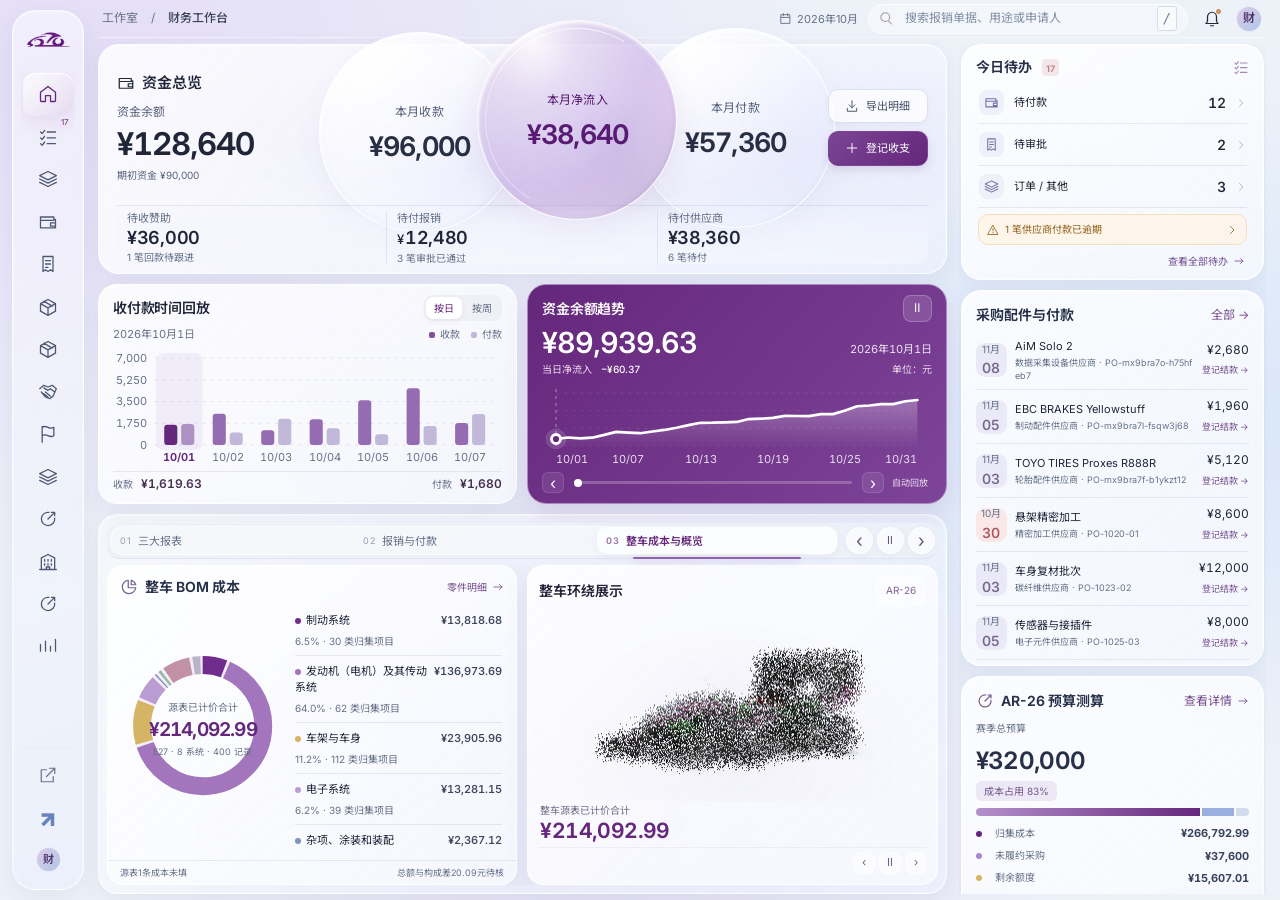
<file: index.html>
<!doctype html>
<html lang="zh-CN">
<head><meta charset="UTF-8"><meta name="viewport" content="width=device-width,initial-scale=1"><meta name="theme-color" content="#65277c"><title>Financial Aurora · 极光财务工作台</title><link rel="icon" href="assets/aurora-logo.png"><link rel="stylesheet" href="css/styles.css"><script src="js/release-config.js" defer></script><script src="js/app.js" defer></script></head>
<body class="glass-app home-v2">
<aside class="sidebar" id="sidebar">
 <a class="brand" href="#home"><img src="assets/aurora-logo.png" alt="极光车队 Logo"><span>Financial Aurora<small>极光工作室财务平台</small></span></a>
 <div class="workspace"><span class="workspace-icon">A</span><span>极光工作室<small>2026 赛季</small></span><i data-icon="chevrons"></i></div>
 <nav id="navigation"></nav>
 <div class="sidebar-bottom"><a class="lab-link" href="https://lab.aurora-racing.com/" target="_blank" rel="noopener">探索 Aurora Lab <i data-icon="external"></i></a><button class="feishu" data-module="飞书 OA"><span class="feishu-icon">↗</span><span>飞书 OA<small><b class="dot muted"></b>尚未接入</small></span><i data-icon="chevron"></i></button><button class="profile" data-module="管理设置"><span class="avatar">财</span><span>财务管理员<small>工作室管理视角</small></span><i data-icon="settings"></i></button></div>
</aside>
<div class="overlay" id="navOverlay"></div>
<div class="shell">
 <header class="topbar"><div class="breadcrumb"><button class="icon-button mobile-menu" aria-label="展开导航" id="menuButton"><i data-icon="menu"></i></button>工作室 <span>/</span> <strong>财务工作台</strong></div><div class="top-actions"><label class="global-search"><i data-icon="search"></i><input id="globalSearch" placeholder="搜索报销单据、用途或申请人" aria-label="搜索报销单据"><kbd>/</kbd></label><button class="icon-button notification" data-action="tasks" aria-label="查看待办"><i data-icon="bell"></i><b></b></button><span class="avatar small">财</span></div></header>
 <main id="home">
  <div class="heading"><div><div class="eyebrow">FINANCE, WITH CLARITY.</div><h1>财务工作台 </h1><p>从每一笔收支，看见热爱的投入。</p></div><div class="heading-actions"><span class="date-chip"><i data-icon="calendar"></i>2026年10月</span><button class="button" id="exportButton"><i data-icon="download"></i>导出明细</button><button class="button primary" id="addButton"><i data-icon="plus"></i>登记收支</button></div></div>
  <section class="stats" id="stats" aria-label="资金概览"></section>
  <section id="tradeHome" aria-label="业务财务联动"></section>
  <div class="analysis-grid">
   <section class="panel cash-panel"><div class="panel-heading"><h2><i data-icon="activity"></i>资金收支与余额</h2><div class="segmented" id="chartMode"><button class="active" data-mode="balance">余额趋势</button><button data-mode="flow">收支对比</button></div></div><div class="chart-summary"><span>本月净流入 <strong id="netCash"></strong></span><span class="chart-unit" id="chartUnit">单位：元</span></div><div id="cashChart" class="cash-chart"></div><div class="cash-footer"><span><b class="legend-dot purple"></b>期初资金 <strong>¥90,000</strong></span><span><b class="legend-dot gold"></b>月末资金 <strong id="endingBalance"></strong></span></div></section>
   <section class="panel budget-panel"><div class="panel-heading"><h2><i data-icon="target"></i>AR-26 预算测算</h2><button class="text-button" data-module="项目预算">查看详情 <i data-icon="arrow"></i></button></div><div class="budget-total"><span>赛季总预算</span><strong>¥320,000</strong><span class="soft-badge">已发生 57%</span></div><div class="budget-stack" role="img" aria-label="预算320000元，已发生182400元，未履约采购37600元，剩余100000元"><span style="width:57%"></span><span style="width:11.75%"></span><span style="width:31.25%"></span></div><div class="budget-legend"><div><b class="legend-dot purple"></b>归集成本<strong>¥182,400</strong></div><div><b class="legend-dot lavender"></b>未履约采购<strong>¥37,600</strong></div><div><b class="legend-dot gold"></b>剩余额度<strong>¥100,000</strong></div></div><div class="budget-rows"><div class="mini-table-head"><span>项目</span><span>已发生 / 预算</span><span>执行率</span></div><div class="budget-row"><span>赛车研发</span><span>146,400 / 240,000</span><b>61%<em style="--p:61%"></em></b></div><div class="budget-row"><span>赛事与测试</span><span>24,000 / 60,000</span><b>40%<em style="--p:40%"></em></b></div><div class="budget-row"><span>工作室运营</span><span>12,000 / 20,000</span><b>60%<em style="--p:60%"></em></b></div></div></section>
   <section class="panel tasks-panel"><div class="panel-heading"><h2>今日待办 <span class="count" id="taskCount">9</span></h2><i data-icon="checklist"></i></div><div id="taskList"></div><button class="warning" data-action="overdue"><i data-icon="alert"></i>1 笔供应商付款已逾期<i data-icon="chevron"></i></button><button class="text-button all-tasks" data-action="tasks">查看全部待办 <i data-icon="arrow"></i></button></section>
  </div>
  <section class="statements-section" aria-labelledby="statementsTitle">
   <div class="statements-heading"><div><div class="eyebrow">FINANCIAL PERFORMANCE</div><h2 id="statementsTitle">三大报表 · 趋势洞察 <span class="soft-badge">月度报表快照</span></h2></div><div class="statement-actions"><span id="statementPeriod">2026年5—10月</span><div class="segmented" id="statementRange" aria-label="报表时间范围"><button data-range="3" aria-pressed="false">近3个月</button><button data-range="6" class="active" aria-pressed="true">近6个月</button></div></div></div>
   <div class="statements-grid" id="statementCards"></div>
   <div class="statements-foot"><span>月度发生额 / 月末余额 · 单位：万元 · 图表悬浮可查看各月明细</span><span id="statementSnapshotNote">固定账期快照 · 与收付款台账分别展示</span></div>
  </section>
  <div class="operations-grid">
   <section class="panel reimburse-panel"><div class="panel-heading"><h2><i data-icon="receipt"></i>报销与付款</h2><span class="source-label">审批与付款记录</span></div><div class="table-toolbar"><div class="tabs" id="expenseTabs"></div><label class="select-wrap"><select id="projectFilter" aria-label="按项目筛选"><option value="all">全部项目</option><option value="AR-26">AR-26 赛车</option><option value="汽车文化节">汽车文化节</option></select></label></div><div class="table-scroll"><table class="expense-table"><thead><tr><th>单据编号 / 用途</th><th>申请人</th><th>归属项目</th><th class="number">金额</th><th>审批状态</th><th>付款状态</th><th>操作</th></tr></thead><tbody id="expenseRows"></tbody></table></div><div class="table-footer"><span id="expenseFootnote">审批通过与实际付款分别记录</span><span>本页合计 <strong id="expenseTotal"></strong></span></div></section>
   <section class="panel supplier-panel"><div class="panel-heading"><h2><i data-icon="package"></i>供应商付款计划</h2><small>截至 11月1日</small></div><div id="supplierList"></div><div class="supplier-total"><span>待付合计</span><strong>¥28,600</strong><button class="text-button" data-module="采购与供应商">查看全部 <i data-icon="arrow"></i></button></div></section>
  </div>
  <div class="insights-grid">
   <section class="panel bom-panel"><div class="panel-heading"><h2><i data-icon="pie"></i>整车 BOM 成本</h2><button class="text-button" data-action="bom">零件明细 <i data-icon="arrow"></i></button></div><div class="bom-body"><div class="donut-wrap"><svg id="bomChart" viewBox="0 0 240 240" role="img" aria-label="整车BOM成本分布"></svg><div class="donut-center"><span id="donutLabel">已归集成本</span><strong id="donutValue">¥146,400</strong><small id="donutHint">AR-26 · 4 大系统</small></div></div><div class="bom-legend" id="bomLegend"></div></div><div class="bom-footer"><span><b class="dot green"></b>成本结构可追溯</span><span>点击扇区查看明细</span></div></section>
   <section class="panel sponsor-panel"><div class="panel-heading"><h2><i data-icon="handshake"></i>赞助与回款</h2><button class="text-button" data-module="赞助与应收">查看全部 <i data-icon="arrow"></i></button></div><div class="sponsor-row"><span class="sponsor-icon"><i data-icon="building"></i></span><span>现金赞助<small>年度品牌合作</small></span><strong>¥80,000<small class="green-text">已到账</small></strong></div><div class="sponsor-row"><span class="sponsor-icon lavender-bg"><i data-icon="flag"></i></span><span>活动服务<small>汽车文化节</small></span><strong>¥16,000<small class="green-text">已到账</small></strong></div><div class="sponsor-row"><span class="sponsor-icon gold-bg"><i data-icon="clock"></i></span><span>合作赞助<small>预计 11月10日回款</small></span><strong>¥36,000<small class="amber-text">待回款</small></strong></div><div class="sponsor-note"><i data-icon="info"></i>实物赞助单独登记，不计入现金收入</div></section>
   <section class="panel studio-panel"><div class="studio-top"><span class="eyebrow">BUILT BY AURORA</span><span class="soft-badge">2026 SEASON</span></div><h2>每一份投入，都驶向赛场。</h2><img class="studio-car" src="assets/ar26.webp" alt="极光 AR-26 赛车侧视图"><div class="recent-header">最近操作 <button class="text-button" id="resetButton">管理设置</button></div><div class="activity-list" id="activityList"></div></section>
  </div>
  <footer class="page-footer"><span>© 2026 Financial Aurora · 极光工作室</span><span><b class="dot gold-dot"></b>BOM 来源于成本表 · 财务工作区</span></footer>
 </main>
</div>
<dialog id="dialog"><div class="dialog-header"><div><span class="eyebrow" id="dialogKicker">FINANCIAL AURORA</span><h2 id="dialogTitle"></h2></div><button class="icon-button" id="closeDialog" aria-label="关闭"><i data-icon="close"></i></button></div><div id="dialogContent"></div></dialog><div class="toast" id="toast" role="status"></div>
<script src="js/statements.js" defer></script>
<script src="js/carousel.js" defer></script>
<link rel="stylesheet" href="css/suite.css">
<script src="js/catalog-core.js" defer></script>
<script src="js/catalog-data.js" defer></script>
<script src="js/catalog.js" defer></script>
<script src="js/finance-link.js" defer></script>
<script src="js/bom-data.js" defer></script>
<script src="js/bom-view.js" defer></script>
<script src="js/bom-workspace.js" defer></script>
<script src="js/bom-reference.js" defer></script>
<link rel="stylesheet" href="css/bom-view.css">
<link rel="stylesheet" href="css/bom-extra.css">
<script src="js/trade-engine.js" defer></script>
<script src="js/trade-view.js" defer></script>
<script src="js/trade-controller.js" defer></script>
<link rel="stylesheet" href="css/trade-view.css">
<script src="js/suite.js" defer></script>
<link rel="stylesheet" href="css/fonts.css">
<link rel="stylesheet" href="css/motion-charts.css">
<link rel="stylesheet" href="css/vehicle-showcase.css">
<link rel="stylesheet" href="css/glass-theme.css">
<link rel="stylesheet" href="css/glass-layout.css">
<link rel="stylesheet" href="css/home-v2.css">
<link rel="stylesheet" href="css/suite-glass-v3.css">
<link rel="stylesheet" href="css/content-clarity-v4.css">
<link rel="stylesheet" href="css/home-orbits-v4.css">
<link rel="stylesheet" href="css/bom-focus-v4.css">
<script src="js/motion-charts.js" defer></script>
<script src="js/vehicle-pixels.js" defer></script>
<script src="js/vehicle-showcase.js" defer></script>
<script src="js/glass-layout.js" defer></script>
<script src="js/suite-glass-v3.js" defer></script>
</body></html>
</file>
<file: css/styles.css>
@charset "UTF-8";
:root{--purple:#65277c;--deep:#3b2148;--muted:#91869d;--lavender:#b58bd3;--gold:#d6b465;--green:#328b72;--line:#eee9f1;--bg:#f8f7fa;--sidebar:224px;font-family:Inter,"Segoe UI","Microsoft YaHei",sans-serif;color:var(--deep);font-synthesis:none}
*{box-sizing:border-box}body{margin:0;background:var(--bg);font-size:13px;-webkit-font-smoothing:antialiased}button,input,select{font:inherit}button,a,input,select{-webkit-tap-highlight-color:transparent}button{cursor:pointer}button{color:inherit}a{color:inherit;text-decoration:none}button{border:0;background:none}button:focus-visible,a:focus-visible,select:focus-visible,input:focus-visible,[tabindex]:focus-visible{outline:2px solid var(--lavender);outline-offset:4px}svg.icon{width:18px;height:18px;fill:none;stroke:currentColor;stroke-width:1.65;stroke-linecap:round;stroke-linejoin:round;flex-shrink:0}small{font-size:11px;color:var(--muted)}strong{font-variant-numeric:tabular-nums}button:hover{color:var(--purple)}.sidebar{position:fixed;inset:0 auto 0 0;width:var(--sidebar);background:linear-gradient(160deg,#fff 0%,#f9f6fc 75%,#f2edf8 100%);border-right:1px solid #e9e3ef;z-index:30;display:flex;flex-direction:column;padding:25px 16px 12px}.brand{display:flex;align-items:center;gap:9px;margin:0 0 28px}.brand img{width:47px;height:32px;object-fit:contain}.brand span{font-size:16px;font-weight:750;letter-spacing:-.65px;white-space:nowrap}.brand small{display:block;font-weight:400;font-size:10px;letter-spacing:1.7px;margin-top:5px;color:#7d658d}.workspace{border:1px solid #e8def0;border-radius:8px;display:flex;gap:9px;padding:12px 9px;align-items:center;font-size:12px;background:#ffffffa0}.workspace-icon{width:28px;height:28px;border-radius:7px;display:grid;place-items:center;color:#fff;background:var(--purple);font-weight:650}.workspace small{display:block;margin-top:4px;font-size:10px}.workspace>.icon{margin-left:auto;width:13px}nav{margin-top:22px;overflow:auto}.nav-label{font-size:10px;color:#9b8ea4;letter-spacing:1px;margin:19px 12px 8px}.nav-label:first-child{margin-top:0}.nav-item{display:flex;width:100%;align-items:center;gap:12px;text-align:left;padding:11px 12px;border-radius:7px;margin:2px 0;color:#74617e;font-size:12px;position:relative}.nav-item .icon{width:17px}.nav-item.active{background:#eae0f3;color:#64287e;font-weight:650}.nav-item.active:before{content:'';position:absolute;left:-16px;height:19px;width:3px;background:var(--purple);border-radius:0 3px 3px 0}.nav-item:hover{background:#efe8f5}.nav-count{font-size:10px;background:#eae0f0;color:var(--purple);margin-left:auto;min-width:18px;border-radius:4px;padding:2px 5px}.sidebar-bottom{margin-top:auto;padding-top:18px}.lab-link{display:flex;align-items:center;justify-content:space-between;font-size:11px;color:#9784a3;padding:10px}.lab-link .icon{width:13px}.feishu{border:1px solid #e8e1ef;background:#ffffff90;width:100%;border-radius:8px;display:flex;align-items:center;gap:10px;text-align:left;padding:10px}.feishu-icon{font-size:26px;font-weight:900;color:#29a6b0}.feishu small{display:block;margin-top:5px;font-size:10px}.feishu>.icon{margin-left:auto;width:14px}.profile{display:flex;gap:10px;align-items:center;text-align:left;margin-top:15px;width:100%;padding:8px 3px}.profile small{display:block;font-size:10px;margin-top:4px}.profile>.icon{margin-left:auto;width:16px}.avatar{width:33px;height:33px;display:grid;place-items:center;background:#e9e0f0;color:#775887;border-radius:50%;font-size:12px}.avatar.small{width:29px;height:29px}.shell{margin-left:var(--sidebar)}.topbar{height:62px;display:flex;align-items:center;justify-content:space-between;padding:0 28px;border-bottom:1px solid #eae5ef;background:#ffffffc9;backdrop-filter:blur(12px)}.breadcrumb{display:flex;align-items:center;gap:13px;color:#9b8fa5;font-size:12px}.breadcrumb strong{font-weight:500;color:#6e597c}.top-actions{display:flex;gap:20px;align-items:center}.global-search{display:flex;gap:9px;align-items:center;width:290px}.global-search .icon{color:#a494ae;width:15px}.global-search input{width:100%;border:0;background:transparent;outline:none;font-size:11px;color:var(--deep)}input::placeholder{color:#aa9fb1}kbd{background:#f3eff7;border:1px solid #e9e2ee;border-radius:3px;padding:1px 5px;color:#a797b0}.icon-button{display:inline-flex;align-items:center;justify-content:center;width:30px;height:30px;border-radius:6px}.icon-button:hover{background:#f0e9f5}.notification{position:relative}.notification b{position:absolute;right:5px;top:4px;width:5px;height:5px;background:#c99367;border-radius:50%}.mobile-menu{display:none}main{padding:26px 26px 12px;max-width:1840px;margin:auto}.heading{display:flex;justify-content:space-between;align-items:center;margin-bottom:23px;gap:14px}.eyebrow{font-size:9px;letter-spacing:2px;color:#9d89ab;font-weight:600}h1{font-size:27px;font-weight:650;letter-spacing:-.8px;margin:6px 0;display:flex;align-items:center;gap:14px}.heading p{font-size:11px;color:#9b8aa7;margin:7px 0 0}.demo-badge{font-size:10px;letter-spacing:0;background:#fff6e6;color:#ab7d31;padding:5px 8px;border-radius:5px;font-weight:400;display:inline-flex;gap:5px;align-items:center}.demo-badge b{height:4px;width:4px;background:#c5a054;border-radius:50%}.heading-actions{display:flex;gap:9px;align-items:center}.button,.date-chip{border:1px solid #e3dbe9;border-radius:6px;background:#fff;padding:9px 12px;display:inline-flex;align-items:center;justify-content:center;gap:7px;font-size:11px;white-space:nowrap}.button .icon,.date-chip .icon{width:14px;height:14px}.button:hover{border-color:#b597c4;background:#faf7fc}.button.primary{background:var(--purple);color:#fff;border-color:var(--purple);box-shadow:0 3px 7px #65277c13}.button.primary:hover{background:#783990}.date-chip{background:#f9f7fc;color:#7d698c}.stats{display:grid;grid-template-columns:1.28fr repeat(5,1fr);gap:12px;margin-bottom:18px}.stat{position:relative;border:1px solid var(--line);background:#fff;border-radius:9px;padding:16px 17px 12px;overflow:hidden;min-width:0}.stat-label{font-size:11px;color:#8d7d98;display:flex;gap:7px;align-items:center}.stat-label .icon{width:15px;height:15px}.stat-value{font-size:26px;letter-spacing:-1px;font-weight:650;margin:12px 0 7px;white-space:nowrap;font-variant-numeric:tabular-nums}.stat-value .currency{font-size:19px;font-weight:500;margin-right:1px}.stat small{font-size:9px;display:flex;align-items:center;gap:5px;position:relative;z-index:1}.stat.featured{background:linear-gradient(125deg,#4d1a61,#76338e);color:white;border-color:transparent;box-shadow:0 5px 14px #65277c15}.stat.featured .stat-label,.stat.featured small{color:#ddc3e9}.stat.featured:after,.stat.featured:before{content:'';position:absolute;width:220px;height:100px;border:1px solid #d7b96d40;border-radius:50%;transform:rotate(-36deg);right:-117px;bottom:-14px}.stat.featured:before{right:-98px;bottom:-37px}.stat-value{position:relative;z-index:1}.stat-separator{width:1px;height:7px;background:#d3c7dc}.analysis-grid{display:grid;grid-template-columns:minmax(0,1.35fr) minmax(0,1.1fr) minmax(190px,.65fr);gap:16px;margin-bottom:16px}.panel{background:white;border:1px solid var(--line);border-radius:9px;min-width:0;box-shadow:0 2px 5px #341b4b02;overflow:hidden}.panel-heading{display:flex;align-items:center;justify-content:space-between;gap:8px;padding:17px 18px 0}.panel-heading h2{font-size:13px;display:flex;align-items:center;gap:7px;margin:0;font-weight:650;white-space:nowrap}.panel-heading h2 .icon{width:16px;height:16px;color:#7e4b92}.panel-heading>small{font-size:9px;white-space:nowrap}.text-button{display:inline-flex;gap:5px;align-items:center;font-size:10px;color:#8d639f;white-space:nowrap;padding:2px 0}.text-button:hover{color:#3a124e}.text-button .icon{width:12px;height:12px}.segmented{display:flex;background:#f6f2f8;border-radius:5px;padding:2px}.segmented button{font-size:9px;padding:5px 7px;color:#96879f;border-radius:4px}.segmented button.active{background:#fff;color:var(--purple);box-shadow:0 1px 4px #51276312}.chart-summary{display:flex;align-items:center;justify-content:space-between;padding:17px 19px 0;font-size:10px;color:#9989a5}.chart-summary strong{font-size:17px;color:var(--green);margin-left:8px;font-weight:600}.chart-unit{font-size:9px}.cash-chart{padding:6px 10px 0;height:175px;position:relative}.cash-chart svg{display:block;width:100%;height:100%;overflow:visible}.cash-footer{border-top:1px solid #f3eff6;display:flex;gap:12px;justify-content:space-between;padding:13px 18px;font-size:9px;color:#a08eac}.cash-footer strong{font-size:11px;color:#70537e;margin-left:4px}.legend-dot{display:inline-block;width:6px;height:6px;border-radius:50%;margin-right:5px;flex-shrink:0}.purple{background:var(--purple)}.lavender{background:var(--lavender)}.gold{background:var(--gold)}.budget-total{display:flex;align-items:center;gap:9px;margin:19px 18px 16px;font-size:10px;color:#9b8aa7}.budget-total strong{font-size:23px;color:var(--deep);letter-spacing:-.7px;font-weight:650}.soft-badge{font-size:9px;background:#f4eef7;color:#9575a7;padding:4px 6px;border-radius:4px;white-space:nowrap}.budget-total .soft-badge{margin-left:auto}.budget-stack{height:11px;margin:0 18px;display:flex;border-radius:4px;overflow:hidden;gap:2px}.budget-stack span:nth-child(1){background:linear-gradient(90deg,#65277c,#8951a4)}.budget-stack span:nth-child(2){background:#b99acf}.budget-stack span:nth-child(3){background:#ddc184}.budget-legend{display:flex;justify-content:space-between;margin:12px 18px 13px;font-size:8px;color:#95839f;gap:4px}.budget-legend strong{display:block;color:#6f487f;font-size:11px;margin-top:6px}.budget-rows{margin:0 18px 10px}.mini-table-head,.budget-row{display:grid;grid-template-columns:1fr 1.4fr .65fr;gap:7px;font-size:9px;padding:9px 0;border-top:1px solid #f4f0f6;align-items:center}.mini-table-head{color:#a291ad;padding:6px 0}.budget-row>span:nth-child(2){text-align:right;font-variant-numeric:tabular-nums;font-size:9px;color:#866e95}.mini-table-head>span:nth-child(2){text-align:right}.budget-row>b{font-weight:400;font-size:9px;text-align:right}.budget-row em{display:block;background:#f0e8f5;height:3px;border-radius:5px;margin-top:4px;overflow:hidden}.budget-row em:after{content:'';display:block;height:100%;width:var(--p);background:#ab84be}.tasks-panel .panel-heading{margin-bottom:13px}.tasks-panel .panel-heading>.icon{width:16px;color:#a58bb3}.count{display:inline-grid;place-items:center;background:#f3e7e9;color:#c67f8a;border-radius:4px;font-size:9px;min-width:17px;height:17px;margin-left:3px}.task-row{display:flex;align-items:center;gap:9px;width:calc(100% - 32px);margin:0 16px;padding:12px 1px;border-bottom:1px solid #f4f0f6;font-size:10px}.task-icon{display:grid;place-items:center;background:#f7f3fa;padding:6px;border-radius:6px;color:#9474a4}.task-icon .icon{width:14px;height:14px}.task-row strong{margin-left:auto;font-size:13px;font-weight:550}.task-row>.icon{width:12px;color:#b7a9c0}.warning{display:flex;gap:6px;align-items:center;background:#fff8ed;border:1px solid #f3e4c7;color:#b48b44;padding:10px 8px;border-radius:5px;margin:13px 16px 9px;width:calc(100% - 32px);font-size:9px;white-space:nowrap}.warning .icon{width:12px;height:12px}.warning .icon:last-child{margin-left:auto}.all-tasks{display:flex;justify-content:flex-end;width:calc(100% - 34px);margin:13px 17px 14px}.operations-grid{display:grid;grid-template-columns:minmax(0,2.3fr) minmax(270px,1fr);gap:16px;margin-bottom:16px}.source-label{font-size:9px;color:#aa9ab4}.table-toolbar{display:flex;justify-content:space-between;align-items:center;padding:15px 18px 12px}.tabs{display:flex;gap:14px}.tabs button{color:#a08dac;font-size:10px;padding:5px 0;border-bottom:2px solid transparent}.tabs button.active{border-color:var(--purple);color:var(--purple);font-weight:600}.tabs button b{font-weight:400;font-size:9px;margin-left:4px}.select-wrap select{font-size:9px;border:1px solid #eae3ef;color:#8d759b;border-radius:5px;background:#fff;padding:6px 22px 6px 8px}.table-scroll{overflow:auto;padding:0 18px}.expense-table{width:100%;border-collapse:collapse;white-space:nowrap;text-align:left}.expense-table th{color:#a18dae;font-size:9px;background:#faf8fc;padding:9px 8px;font-weight:400}.expense-table td{padding:11px 8px;border-bottom:1px solid #f3eff6;font-size:10px}.expense-table td:first-child{min-width:150px}.expense-table td small{display:block;margin-top:4px;font-size:8px;letter-spacing:.5px}.number{text-align:right;font-variant-numeric:tabular-nums}.status{display:inline-flex;align-items:center;gap:5px;font-size:9px;white-space:nowrap}.status:before{content:'';width:4px;height:4px;border-radius:50%;background:currentColor}.status.green-text{color:#4a9b82}.green-text{color:var(--green)}.amber-text{color:#bb9147}.gray-text{color:#aa99b3}.red-text{color:#c17b83}.row-action{font-size:9px;color:#8b589f;border:1px solid #e9deef;border-radius:4px;padding:5px 7px}.row-action:hover{background:#f5edf9}.table-footer{display:flex;justify-content:space-between;padding:12px 20px;font-size:9px;color:#aa9ab4}.table-footer strong{margin-left:9px;font-size:13px;font-weight:600;color:var(--deep)}.supplier-panel .panel-heading{margin-bottom:9px}.supplier-row{display:flex;gap:10px;align-items:center;margin:0 18px;padding:12px 0;border-bottom:1px solid #f4eff6}.date-block{display:flex;flex-direction:column;align-items:center;justify-content:center;min-width:34px;height:39px;background:#f6f1fa;border-radius:6px;font-size:15px;color:#9374a5;font-weight:550}.date-block small{font-size:8px;font-weight:400}.date-block.overdue{background:#fcf1f0;color:#c17b83}.supplier-name{font-size:10px;flex:1}.supplier-name small{display:block;font-size:8px;margin-top:5px}.supplier-amount{font-size:12px;text-align:right;font-variant-numeric:tabular-nums}.supplier-amount .status{display:flex;justify-content:flex-end;margin-top:5px;font-size:8px}.supplier-total{padding:14px 18px;display:flex;align-items:center;gap:8px;font-size:10px}.supplier-total strong{font-size:15px}.supplier-total button{margin-left:auto}.insights-grid{display:grid;grid-template-columns:minmax(0,1.35fr) minmax(0,1fr) minmax(0,1fr);gap:16px}.bom-body{display:flex;align-items:center;padding:9px 16px 4px;gap:12px}.donut-wrap{position:relative;width:47%;max-width:210px;flex-shrink:0;aspect-ratio:1}.donut-wrap svg{height:100%;width:100%;transform:rotate(-90deg);overflow:visible}.donut-wrap circle{transition:stroke-width .25s,opacity .25s,filter .25s;cursor:pointer}.donut-wrap circle:hover,.donut-wrap circle:focus{stroke-width:31;filter:drop-shadow(0 2px 3px #65277c24)}.donut-center{position:absolute;inset:0;display:flex;flex-direction:column;align-items:center;justify-content:center;pointer-events:none}.donut-center span{font-size:9px;color:#a28aad}.donut-center strong{font-size:22px;font-weight:650;letter-spacing:-.9px;margin:6px 0;color:#593269}.donut-center small{font-size:8px;color:#b1a1bc}.bom-legend{flex:1;min-width:0}.bom-legend button{padding:10px 0;width:100%;border-bottom:1px solid #f4eff7;text-align:left;display:grid;grid-template-columns:1fr auto;gap:6px;font-size:10px}.bom-legend button:last-child{border-bottom:0}.bom-legend button strong{font-size:11px;font-weight:550}.bom-legend button small{font-size:8px;grid-column:1/-1;padding-left:12px}.bom-legend button:hover{color:var(--purple)}.bom-footer{display:flex;justify-content:space-between;padding:11px 18px;border-top:1px solid #f4eff7;font-size:9px;color:#ad9ab8}.dot{width:4px;height:4px;display:inline-block;border-radius:50%;margin-right:5px;vertical-align:middle}.green{background:#4caa8b}.muted{background:#c19bb3}.gold-dot{background:#cda35e}.sponsor-panel .panel-heading{margin-bottom:8px}.sponsor-row{display:flex;align-items:center;gap:10px;margin:0 18px;padding:12px 0;border-bottom:1px solid #f4eff7;font-size:11px}.sponsor-icon{width:30px;height:30px;display:grid;place-items:center;background:#eef6f3;color:#72a995;border-radius:6px}.sponsor-icon .icon{width:15px;height:15px}.sponsor-row small{display:block;margin-top:4px;font-size:8px}.sponsor-row strong{margin-left:auto;text-align:right;font-size:13px;font-weight:550}.sponsor-row strong small{font-size:8px;font-weight:400}.lavender-bg{background:#f3edf9;color:#9c7ab2}.gold-bg{background:#fbf4e8;color:#c8a267}.sponsor-note{display:flex;align-items:center;gap:6px;margin:12px 18px;color:#b49865;font-size:8px;background:#fcf9f1;padding:7px 8px;border-radius:4px}.sponsor-note .icon{width:12px;height:12px}.studio-panel{background:linear-gradient(150deg,#fcfafd,#f8f5fb);position:relative;padding:18px}.studio-top{display:flex;align-items:center;justify-content:space-between}.studio-top .eyebrow{font-size:8px;letter-spacing:1.8px}.studio-top .soft-badge{font-size:7px}.studio-panel h2{font-size:14px;margin:10px 0 0;font-weight:500;color:#6f467f;position:relative;z-index:1}.studio-car{display:block;width:100%;height:100px;object-fit:cover;object-position:center 56%;mix-blend-mode:multiply;margin:0;filter:saturate(.8)}.recent-header{display:flex;align-items:center;justify-content:space-between;font-size:10px;border-top:1px solid #eae1ef;padding-top:10px}.recent-header button{font-size:8px}.activity-list{margin-top:8px}.activity-row{font-size:9px;color:#9a84a7;display:flex;align-items:center;gap:8px;padding:5px 0}.activity-row:before{content:'';height:4px;width:4px;background:#bd9ccf;border-radius:50%}.activity-row time{font-size:8px;color:#b3a1bf}.page-footer{display:flex;justify-content:space-between;font-size:8px;color:#b4a3bf;margin:17px 1px 2px}.empty{padding:25px!important;text-align:center;color:#a28caf}dialog{border:1px solid #e8deef;border-radius:12px;padding:24px;width:min(590px,calc(100vw - 32px));box-shadow:0 24px 100px #30144230;color:var(--deep);max-height:85vh}dialog::backdrop{background:#23102e45;backdrop-filter:blur(4px)}.dialog-header{display:flex;justify-content:space-between;align-items:flex-start;margin-bottom:20px}.dialog-header h2{margin:6px 0 0;font-size:21px;font-weight:600}.dialog-header .eyebrow{font-size:8px}.dialog-note{background:#f8f4fb;border:1px solid #eee6f4;border-radius:7px;padding:13px;font-size:12px;line-height:1.9;color:#9477a3}.detail-row{display:flex;justify-content:space-between;gap:14px;padding:13px 2px;border-bottom:1px solid #f0eaf4;font-size:12px}.detail-row span{color:#9b82ab}.dialog-actions{display:flex;justify-content:flex-end;gap:10px;margin-top:22px}.form-grid{display:grid;grid-template-columns:1fr 1fr;gap:15px}.form-grid label{display:flex;flex-direction:column;gap:7px;font-size:11px;color:#9c82aa}.form-grid input,.form-grid select{padding:10px;border:1px solid #e3d7ea;border-radius:6px;background:#fff;color:var(--deep);width:100%;min-width:0}.form-grid .wide{grid-column:1/-1}.toast{position:fixed;bottom:30px;left:calc(50% + 60px);transform:translate(-50%,20px);padding:12px 20px;background:#422151;color:white;border-radius:8px;box-shadow:0 6px 20px #27103920;opacity:0;transition:.25s;pointer-events:none;font-size:12px;z-index:60}.toast.visible{opacity:1;transform:translate(-50%,0)}.overlay{display:none}.cash-point{opacity:0}.cash-point:hover,.cash-point:focus{opacity:1}.chart-tooltip{position:absolute;background:#462452;color:#fff;font-size:10px;padding:8px 10px;border-radius:5px;pointer-events:none;z-index:4;box-shadow:0 3px 12px #30154120;white-space:nowrap}.chart-tooltip small{display:block;color:#dbc8e3;margin-top:4px}.panel{animation:appear .45s ease both}@keyframes appear{from{opacity:0;transform:translateY(5px)}to{opacity:1;transform:translateY(0)}}
@media(min-width:1650px){:root{--sidebar:244px}body{font-size:14px}main{padding:30px 32px 16px}.analysis-grid{grid-template-columns:1.4fr 1.1fr .65fr}.panel-heading h2{font-size:15px}.stat-value{font-size:31px}.stat-label{font-size:12px}.stat small{font-size:10px}.cash-chart{height:190px}.budget-row,.mini-table-head{font-size:11px;padding:10px 0}.budget-row>span:nth-child(2){font-size:10px}.expense-table td{font-size:12px;padding:14px 8px}.expense-table th{font-size:11px}.expense-table td small{font-size:9px}.task-row{padding:15px 1px;font-size:12px}.warning{font-size:11px}.supplier-row{padding:16px 0}.supplier-name{font-size:12px}.supplier-amount{font-size:14px}.bom-legend button{font-size:12px}.bom-legend button strong{font-size:13px}.bom-legend button small{font-size:10px}.sponsor-row{padding:16px 0}.studio-car{height:117px}.activity-row{font-size:11px}.nav-item{font-size:13px}}
@media(max-width:1200px){:root{--sidebar:194px}.sidebar{padding-left:12px;padding-right:12px}.brand{gap:6px}.brand img{width:36px}.brand span{font-size:14px}.brand small{font-size:9px;letter-spacing:1px}main{padding:22px 18px 12px}.topbar{padding:0 18px}.stats{gap:8px}.stat{padding:13px 11px}.stat-value{font-size:22px}.heading-actions{gap:6px}.button,.date-chip{padding:8px 9px}.analysis-grid{grid-template-columns:1.25fr 1fr;gap:12px}.tasks-panel{grid-column:1/-1;display:flex;align-items:center}.tasks-panel .panel-heading{padding:12px;margin:0}.tasks-panel .panel-heading>.icon{display:none}#taskList{display:flex;flex:1}.task-row{width:auto;flex:1;margin:0 7px;border-bottom:0;padding:8px 0}.warning{width:auto;margin:8px;font-size:8px}.all-tasks{display:none}.operations-grid{grid-template-columns:2fr 1fr;gap:12px}.table-scroll{padding:0 10px}.insights-grid{grid-template-columns:1.25fr 1fr;gap:12px}.studio-panel{grid-column:1/-1;display:grid;grid-template-columns:1fr 1.2fr 1fr;align-items:center;column-gap:20px}.studio-top{grid-column:1}.studio-panel h2{grid-column:1}.studio-car{grid-column:2;grid-row:1/4;height:110px}.recent-header{grid-column:3;grid-row:1}.activity-list{grid-column:3;grid-row:2/4}.budget-legend{font-size:8px}}
@media(max-width:900px){:root{--sidebar:0px}.sidebar{width:224px;transform:translateX(-100%);transition:transform .25s}.sidebar.open{transform:translateX(0)}.overlay.open{display:block;position:fixed;inset:0;background:#29103950;z-index:25}.mobile-menu{display:inline-flex}.stats{grid-template-columns:repeat(3,1fr)}.heading{align-items:flex-start}.heading-actions{flex-wrap:wrap;justify-content:flex-end}.heading p{display:none}.global-search{width:230px}.operations-grid{grid-template-columns:1fr}.supplier-panel .panel-heading{margin-bottom:0}#supplierList{display:grid;grid-template-columns:repeat(3,1fr)}.supplier-row{gap:8px;margin:0 12px}.supplier-total{border-top:1px solid var(--line)}.toast{left:50%}.cash-chart{height:190px}}
@media(max-width:600px){main{padding:18px 12px 10px}.topbar{height:54px;padding:0 12px}.top-actions{gap:6px}.global-search{display:none}.breadcrumb{font-size:10px;gap:7px}.heading{flex-direction:column;gap:12px;margin-bottom:15px}.heading h1{font-size:24px}.heading .eyebrow{font-size:8px}.heading-actions{width:100%;justify-content:flex-start}.stats{gap:8px}.stat{padding:12px 9px}.stat-label{font-size:9px;gap:4px}.stat-label .icon{width:12px}.stat-value{font-size:21px;margin:10px 0 6px}.stat-value .currency{font-size:13px}.stat small{font-size:8px}.analysis-grid{grid-template-columns:1fr}.tasks-panel{flex-wrap:wrap}.tasks-panel .panel-heading{width:100%;padding-bottom:0}#taskList{width:100%;flex:1 0 100%;padding:0 8px}.task-row{font-size:9px;gap:5px}.task-row strong{font-size:12px}.task-icon{padding:5px}.warning{width:calc(100% - 24px);justify-content:flex-start;margin:6px 12px 12px}.warning .icon:last-child{margin-left:auto}.insights-grid{grid-template-columns:1fr}.studio-panel{grid-column:auto;display:block}.studio-car{height:125px;object-fit:contain}.studio-top{display:flex}.panel-heading{padding:15px 15px 0}.panel-heading h2{font-size:13px}.cash-chart{height:200px}.table-toolbar{padding:12px 13px}.tabs{gap:11px}.source-label{font-size:8px}#supplierList{display:block}.supplier-row{margin:0 16px}.supplier-name{font-size:12px}.supplier-row{padding:12px 0}.supplier-amount{font-size:14px}.bom-body{gap:20px}.bom-legend button{font-size:11px}.bom-legend button strong{font-size:13px}.donut-wrap{width:49%}.page-footer{font-size:8px;flex-direction:column;gap:7px;align-items:center}.form-grid{grid-template-columns:1fr}.dialog-header h2{font-size:18px}.heading-actions .button,.date-chip{font-size:10px}.table-footer{font-size:8px;padding:12px}.studio-panel h2{margin-top:12px}.studio-car{height:150px}.activity-row{padding:7px 0}.budget-row,.mini-table-head{font-size:10px}.budget-row>span:nth-child(2){font-size:10px}.budget-legend{font-size:9px}.budget-legend strong{font-size:12px}.panel-heading .segmented button{font-size:9px}}
.statements-section{margin:24px 0 20px}.statements-heading{display:flex;align-items:center;justify-content:space-between;gap:15px;margin:0 2px 14px}.statements-heading .eyebrow{font-size:8px;letter-spacing:1.8px}.statements-heading h2{font-size:17px;font-weight:600;margin:6px 0 0;display:flex;align-items:center;gap:10px}.statement-actions{display:flex;align-items:center;gap:13px}.statement-actions>span{font-size:10px;color:#9c88aa}.statement-actions .segmented button{font-size:10px;padding:6px 10px}.statements-grid{display:grid;grid-template-columns:repeat(3,minmax(0,1fr));gap:16px}.statement-card{padding:17px 17px 0}.statement-card-head{display:flex;align-items:center;justify-content:space-between}.statement-en{font-size:8px;color:#ac96ba;letter-spacing:1.3px}.statement-card-head h3{font-size:14px;margin:5px 0 0;display:flex;align-items:center;gap:7px}.statement-card-head h3 .icon{width:16px;height:16px;color:#9a6aac}.statement-primary{display:flex;align-items:flex-end;justify-content:space-between;gap:5px;margin:20px 0 16px}.statement-primary>div>span{font-size:10px;color:#a18aad}.statement-primary>div>strong{display:block;font-size:27px;letter-spacing:-.8px;color:#623077;font-weight:600;margin-top:5px}.statement-primary>div>strong small{font-size:10px;font-weight:400;letter-spacing:0;margin-left:5px;color:#ab95b6}.statement-secondary{text-align:right;padding-bottom:3px}.statement-secondary b{display:block;font-weight:500;font-size:10px;color:#9877aa}.statement-secondary small{display:block;font-size:9px;color:#b2a0bf;margin-top:7px}.statement-legend{display:flex;gap:13px;align-items:center;font-size:10px;color:#9982a8}.statement-legend span{display:flex;align-items:center;gap:5px}.statement-legend b{height:6px;width:6px;border-radius:2px}.statement-legend>small{margin-left:auto;font-size:9px;color:#b29bbf}.statement-chart{position:relative;margin:8px -10px 0;height:186px}.statement-chart svg{display:block;width:100%;height:100%;overflow:visible}.statement-hit{cursor:crosshair}.statement-hit:focus{outline:0;stroke:#c7acd6;stroke-dasharray:3 4;stroke-width:1}.statement-tooltip{position:absolute;z-index:6;background:#472255;color:#fff;padding:11px 13px;border-radius:7px;box-shadow:0 6px 16px #28113524;min-width:200px;pointer-events:none}.statement-tooltip>strong{font-size:11px;font-weight:600;display:block;padding-bottom:8px}.statement-tooltip>span{display:flex;align-items:center;gap:6px;font-size:10px;margin:7px 0;color:#e9ddef}.statement-tooltip i{width:5px;height:5px;border-radius:50%}.statement-tooltip b{margin-left:auto;font-weight:500}.statement-tooltip>small{display:block;border-top:1px solid #ffffff20;padding-top:8px;margin-top:9px;font-size:10px;color:#e3cfea}.statement-insight{border-top:1px solid #f1eaf6;font-size:9px;color:#a690b3;padding:11px 0;margin-top:4px}.statements-foot{display:flex;justify-content:space-between;gap:12px;font-size:9px;color:#ae9aba;margin:10px 3px 0}.statement-table-wrap{overflow:auto;margin-top:17px}.statement-table{width:100%;border-collapse:collapse;white-space:nowrap;font-size:11px;text-align:right;font-variant-numeric:tabular-nums}.statement-table th{font-weight:400}.statement-table td,.statement-table th{padding:10px 9px;border-bottom:1px solid #f0e9f4}.statement-table thead th{background:#f7f2fa;color:#a087af;font-size:10px}.statement-table tr>th:first-child{text-align:left}.statement-table .emphasis{background:#fcfafd;color:#67317c}.statement-table .negative{color:#bf7280}.statement-formula{font-size:11px;color:#a28aad;line-height:1.8;margin:15px 0 0}
@media(min-width:1650px){.statement-chart{height:200px}.statement-card-head h3{font-size:15px}.statement-primary>div>strong{font-size:30px}.statement-primary>div>span,.statement-secondary b{font-size:11px}.statement-insight{font-size:10px}}
@media(max-width:1200px) and (min-width:901px){.statements-grid{gap:12px}.statement-card{padding:14px 12px 0}.statement-primary{display:block;margin:16px 0 12px}.statement-secondary{display:flex;justify-content:space-between;align-items:center;text-align:left;margin-top:8px}.statement-secondary small{margin:0;font-size:8px}.statement-legend{font-size:9px;gap:8px}.statement-chart{height:175px}.statements-foot{font-size:8px}}
@media(max-width:900px){.statements-grid{grid-template-columns:1fr}.statement-card{padding:17px 20px 0}.statement-chart{height:225px}.statement-primary{margin:16px 0}.statement-primary>div>strong{font-size:29px}.statements-foot{flex-direction:column;gap:5px}.statements-heading{align-items:flex-start}.statement-actions{flex-direction:column;gap:7px;align-items:flex-end}.statements-heading h2{font-size:16px;flex-wrap:wrap;gap:6px}.statement-card-head h3{font-size:15px}.statement-primary>div>span{font-size:11px}.statement-secondary b{font-size:11px}.statement-secondary small{font-size:10px}.statement-legend{font-size:11px}.statement-insight{font-size:10px}}
@media(max-width:600px){.statement-chart{height:205px}.statement-card{padding:16px 15px 0}.statements-heading .soft-badge{font-size:8px}.statement-actions>span{font-size:9px}.statement-actions .segmented button{font-size:9px;padding:5px 8px}.statement-primary>div>strong{font-size:28px}.statements-foot{font-size:8px;line-height:1.7}}
/* Readable working text, with secondary metadata deliberately quieter. */
@media(min-width:901px){.nav-item{font-size:13px}.stat-label{font-size:12px}.stat small{font-size:10px}.panel-heading h2{font-size:14px}.text-button{font-size:11px}.segmented button{font-size:10px}.budget-legend{font-size:10px}.budget-legend strong{font-size:12px}.budget-row,.mini-table-head{font-size:11px}.budget-row>span:nth-child(2){font-size:10px}.budget-row>b{font-size:10px}.expense-table th{font-size:10px}.expense-table td{font-size:11px}.expense-table td small{font-size:9px}.row-action,.status{font-size:10px}.task-row{font-size:11px}.warning{font-size:10px}.tabs button{font-size:11px}.supplier-name{font-size:11px}.supplier-name small{font-size:9px}.supplier-amount .status{font-size:9px}.bom-legend button{font-size:11px}.bom-legend button strong{font-size:12px}.bom-legend button small{font-size:9px}.sponsor-row{font-size:12px}.sponsor-row small,.sponsor-row strong small{font-size:9px}.sponsor-note{font-size:9px}.activity-row{font-size:10px}.source-label{font-size:10px}.table-footer{font-size:10px}}
@media(prefers-reduced-motion:reduce){*,*:before,*:after{animation:none!important;transition:none!important;scroll-behavior:auto!important}}
.dashboard-carousel{margin-top:24px;min-width:0}.carousel-toolbar{display:flex;align-items:center;justify-content:space-between;gap:16px;margin-bottom:18px;border-bottom:1px solid #eae2f0;padding-bottom:12px}.carousel-tabs{display:flex;gap:8px;min-width:0}.carousel-tabs button{display:flex;align-items:center;gap:8px;padding:10px 14px;border-radius:8px;font-size:12px;color:#9a85a7;white-space:nowrap;transition:background .2s,color .2s}.carousel-tabs button span{font-size:10px;letter-spacing:1px;opacity:.65}.carousel-tabs button[aria-pressed=true]{background:#ede3f4;color:var(--purple);font-weight:600}.carousel-controls{display:flex;align-items:center;gap:6px;flex-shrink:0}.carousel-status{font-size:10px;color:#aa94b8;margin-right:8px;font-variant-numeric:tabular-nums}.carousel-controls button{height:29px;width:29px;display:grid;place-items:center;background:#fff;border:1px solid #eae1f0;border-radius:7px;font-size:21px;line-height:1;color:#8e60a6}.carousel-controls [data-carousel=play]{font-size:12px}.carousel-controls button:hover{background:#ede3f4}.carousel-viewport{position:relative;overflow:hidden;touch-action:pan-y;transition:height .4s ease}.dashboard-slide{position:absolute;left:0;top:0;width:100%;visibility:hidden;pointer-events:none}.dashboard-slide.is-active,.dashboard-slide.is-moving{visibility:visible}.dashboard-slide.is-active{pointer-events:auto}.dashboard-slide>.statements-section,.dashboard-slide>.operations-grid,.dashboard-slide>.insights-grid{margin:0}.dashboard-slide.is-moving{will-change:transform,opacity}.dashboard-slide.is-moving:not(.is-active){pointer-events:none}.dashboard-carousel+.page-footer{margin-top:14px}
@media(max-width:900px){.carousel-toolbar{flex-wrap:wrap;gap:10px}.carousel-controls{margin-left:auto}.carousel-tabs button{padding:9px 12px}.carousel-viewport{transition:none}}
@media(max-width:600px){.dashboard-carousel{margin-top:20px}.carousel-toolbar{margin-bottom:15px}.carousel-tabs{width:100%;gap:4px;justify-content:space-between}.carousel-tabs button{font-size:11px;gap:5px;padding:9px 7px}.carousel-tabs button span{font-size:9px}.carousel-controls{width:100%;justify-content:flex-end}.carousel-status{margin-right:auto}.carousel-controls button{width:30px;height:30px}}
</file>
<file: css/suite.css>
[hidden]{display:none!important}.suite-page{min-height:80vh}.suite-head{display:flex;justify-content:space-between;gap:20px;align-items:center;margin:4px 0 24px}.suite-head h1{font-size:26px;margin:8px 0}.suite-head p{font-size:12px;color:var(--muted);line-height:1.8;margin:0}.suite-actions{display:flex;gap:8px;flex-wrap:wrap}.suite-metrics{display:grid;grid-template-columns:repeat(4,minmax(0,1fr));gap:14px;margin-bottom:20px}.suite-metric{padding:21px;background:white;border:1px solid var(--line);border-radius:10px}.suite-metric span{color:var(--muted);font-size:11px}.suite-metric strong{display:block;font-size:25px;margin:12px 0 4px;color:var(--purple)}.suite-metric small{line-height:1.7}.suite-card{background:#fff;border:1px solid var(--line);border-radius:10px;padding:22px;margin-bottom:18px;min-width:0}.suite-card h2{font-size:15px;margin:0 0 18px}.suite-tools{display:flex;gap:12px;align-items:center;margin-bottom:18px;flex-wrap:wrap}.suite-tools input,.suite-tools select{padding:9px 12px;background:#faf8fc;border:1px solid #e9e0f0;border-radius:7px;color:var(--deep);max-width:100%}.suite-tools input{width:260px}.suite-tools small{margin-left:auto}.suite-table-scroll{overflow:auto}.suite-table{border-collapse:collapse;width:100%;text-align:left;white-space:nowrap;font-size:12px}.suite-table th{color:var(--muted);background:#faf8fc;font-weight:400;font-size:11px}.suite-table th,.suite-table td{padding:14px 12px;border-bottom:1px solid var(--line)}.suite-table td small{display:block;margin-top:5px}.suite-table td:last-child{white-space:nowrap}.suite-table .text-button{margin-right:10px}.suite-empty{text-align:center;padding:45px!important;color:var(--muted)}.suite-tag{display:inline-block;padding:5px 8px;background:#f3edf8;color:#8e5baa;border-radius:5px;font-size:10px}.suite-tag.green{background:#edf7f2;color:#328b72}.suite-tag.amber{background:#fff7e7;color:#b28a39}.suite-tag.red{background:#fcf0f1;color:#ba6473}.suite-note{font-size:11px;color:#9b83a9;background:#f4eef8;padding:13px 16px;border-radius:7px;line-height:1.9;margin:0 0 18px}.suite-split{display:grid;grid-template-columns:1.35fr 1fr;gap:18px}.suite-bars{display:flex;flex-direction:column;gap:20px}.suite-bar-label{display:flex;justify-content:space-between;gap:14px;margin-bottom:8px;font-size:12px}.suite-bar-track{height:8px;background:#f2ecf6;border-radius:8px;overflow:hidden}.suite-bar-track span{height:100%;display:block;background:linear-gradient(90deg,#702d8d,#b58bd3);border-radius:8px}.suite-form label{display:flex;flex-direction:column;gap:8px;font-size:12px;color:#8d749c}.suite-form input,.suite-form select,.suite-form textarea{padding:10px;border:1px solid #e8dfef;border-radius:7px;color:var(--deep);background:white;width:100%}.suite-form textarea{min-height:80px;resize:vertical}.suite-form .wide{grid-column:1/-1}.suite-state{padding:14px 0;border-bottom:1px solid var(--line);display:flex;justify-content:space-between;gap:16px;line-height:1.8}.suite-state small{display:block}.suite-mini-chart{width:100%;height:210px}.suite-bom-ring{display:grid;grid-template-columns:220px 1fr;align-items:center;gap:24px}.suite-ring{width:210px;height:210px;border-radius:50%;display:grid;place-items:center}.suite-ring>div{width:155px;height:155px;border-radius:50%;background:white;display:flex;flex-direction:column;align-items:center;justify-content:center;gap:10px}.suite-ring strong{font-size:24px;color:var(--purple)}.suite-link{color:var(--purple);text-decoration:underline}.suite-file{display:none}.suite-error{color:#b55066;font-size:12px;line-height:1.8}.suite-inline-check{flex-direction:row!important;align-items:center}.suite-inline-check input{width:auto}.suite-page .eyebrow{color:#a38ab2}.suite-page .button:disabled{opacity:.4;cursor:default}.suite-page .page-footer{margin-top:25px}.suite-log{max-height:340px;overflow:auto}.suite-page .statement-chart{height:210px}.suite-footer-note{font-size:10px;color:#ad97b8;line-height:1.9;margin:18px 2px}.suite-progress{height:8px;border-radius:6px;background:#f0e9f5;overflow:hidden}.suite-progress span{display:block;height:100%;background:#a276bc}.suite-help{line-height:2;color:#90799e;font-size:12px}.suite-pill-row{display:flex;gap:8px;flex-wrap:wrap}.suite-pill-row button{border:1px solid var(--line);padding:8px 13px;border-radius:6px}.suite-pill-row button.active{background:#eee4f5;color:var(--purple)}
@media(max-width:1100px){.suite-metrics{grid-template-columns:repeat(2,minmax(0,1fr))}.suite-split{grid-template-columns:1fr}.suite-head{align-items:flex-start}.suite-bom-ring{grid-template-columns:210px 1fr}}
@media(max-width:600px){.suite-head{flex-direction:column;gap:14px}.suite-head h1{font-size:23px}.suite-card{padding:16px}.suite-metric{padding:15px}.suite-metric strong{font-size:21px}.suite-metrics{gap:9px}.suite-bom-ring{grid-template-columns:1fr}.suite-ring{margin:auto}.suite-tools input{width:100%}.suite-tools small{margin-left:0}.suite-table th,.suite-table td{padding:13px 9px}.suite-actions{width:100%}.suite-page .form-grid{grid-template-columns:1fr}}

@media print{.sidebar,.topbar,.suite-actions,.suite-tools,.suite-pill-row,.toast,dialog{display:none!important}.shell{margin:0!important}main{padding:0!important}.suite-metrics{grid-template-columns:repeat(4,1fr)}.suite-card{break-inside:avoid}.suite-page{min-height:0}body{background:white}.suite-head{margin-top:0}}
.sku-product{display:flex;gap:12px;align-items:center;max-width:350px;white-space:normal;line-height:1.6}.sku-product img{width:66px;height:55px;object-fit:contain;flex-shrink:0;border-radius:6px;background:#faf8fc}.sku-product small{font-size:10px}.sku-link-note{display:flex;align-items:center;justify-content:space-between;gap:16px}.sku-link-note>div{display:flex;gap:8px;flex-shrink:0}.sku-section-head{align-items:center;justify-content:space-between;margin-bottom:14px}.sku-section-head h2{margin:0}.sku-request{padding:18px 0;border-top:1px solid var(--line)}.sku-request-head{display:flex;justify-content:space-between;gap:16px;align-items:center}.sku-request-head small{display:block;margin-top:7px}.sku-request-items{display:flex;flex-direction:column;gap:9px;font-size:12px;margin:18px 0}.sku-request-items small{margin-left:14px}.sku-quote-line{border-top:1px solid var(--line);padding:17px 0}.sku-quote-line p{font-size:11px;color:var(--muted)}
@media(max-width:900px){.sku-link-note{align-items:flex-start;flex-direction:column}}@media(max-width:600px){.sku-link-note>div{flex-wrap:wrap}.sku-request-head{align-items:flex-start}.sku-request-items small{display:block;margin:4px 0}.sku-product{min-width:225px}.sku-product img{width:50px}}

#tradeHome{margin:0 0 18px;background:#fff;border:1px solid var(--line);border-radius:10px;padding:15px 18px}.trade-home-heading{display:flex;align-items:center;justify-content:space-between;font-size:12px;font-weight:600;margin-bottom:12px}.trade-home-metrics{display:grid;grid-template-columns:repeat(5,minmax(0,1fr));gap:12px}.trade-home-metrics button{text-align:left;border-right:1px solid var(--line);padding:0 12px 0 0}.trade-home-metrics button:last-child{border-right:0}.trade-home-metrics small{display:block;font-size:10px;margin-bottom:7px}.trade-home-metrics strong{font-size:17px;color:var(--purple)}.trade-detail-section{margin-top:22px;border-top:1px solid var(--line);padding-top:16px}.trade-detail-section h3{font-size:13px}.detail-row small{display:block;margin-top:6px;color:var(--muted)}@media(max-width:900px){.trade-home-metrics{grid-template-columns:repeat(3,minmax(0,1fr))}}@media(max-width:600px){.trade-home-metrics{grid-template-columns:repeat(2,minmax(0,1fr));gap:16px}.trade-home-metrics strong{font-size:16px}}
</file>
<file: css/bom-view.css>
.bom-workspace{min-width:0}.bom-workspace button{font:inherit}.bom-workspace .suite-card{padding:22px}.bom-metrics .suite-metric strong{font-size:23px;overflow-wrap:anywhere}.bom-metrics .suite-metric small{font-size:10px}.bom-source-strip{display:flex;align-items:center;justify-content:space-between;gap:12px;flex-wrap:wrap;font-size:11px;color:#8f779e;padding:0 2px 19px}.bom-source-strip small{font-size:10px;margin-left:8px;color:#ad97b9}.bom-view-toolbar{display:flex;justify-content:space-between;align-items:center;gap:14px;margin-bottom:19px}.bom-tabs{display:flex;align-items:center;gap:5px;flex-wrap:wrap}.bom-tabs button{font-size:12px;padding:10px 15px;border-radius:7px;color:#a18aad;white-space:nowrap}.bom-tabs button.active{background:#eae0f2;color:var(--purple,#65277c);font-weight:600}.bom-tabs button:hover{background:#f0e9f6}.bom-card-title{display:flex;justify-content:space-between;align-items:flex-start;gap:15px;margin-bottom:20px}.bom-card-title h2{margin:4px 0 0;font-size:15px}.bom-card-title>h2{margin:0}.bom-card-title>small{font-size:10px;color:#ad98b8;line-height:1.7}.bom-kicker{font-size:8px;letter-spacing:1.5px;color:#af98bc}.bom-overview-grid{display:grid;grid-template-columns:1.08fr 1fr;gap:18px}.bom-system-card,.bom-top-card{min-width:0}.bom-system-layout{display:grid;grid-template-columns:minmax(175px,.95fr) minmax(180px,1fr);align-items:center;gap:15px}.bom-chart-ring{position:relative;min-width:0;max-width:250px;width:100%;margin:auto}.bom-chart-ring svg{width:100%;display:block;overflow:visible}.bom-ring-segment{cursor:pointer;transition:stroke-width .2s,opacity .2s;opacity:.38}.bom-ring-segment.selected{opacity:1}.bom-ring-segment:hover{opacity:.8;stroke-width:32}.bom-ring-center{position:absolute;inset:28%;display:flex;flex-direction:column;justify-content:center;align-items:center;text-align:center;pointer-events:none;gap:8px}.bom-ring-center small{font-size:10px;color:#a188ad;max-width:110px;line-height:1.4}.bom-ring-center strong{font-size:22px;letter-spacing:-.8px;color:#69317e;white-space:nowrap}.bom-ring-center span{font-size:8px;color:#b3a1bf;line-height:1.5}.bom-system-legend{display:flex;flex-direction:column;gap:0}.bom-system-legend button{display:flex;gap:8px;align-items:center;text-align:left;width:100%;padding:9px 4px;border-bottom:1px solid #f1eaf6;border-radius:5px;font-size:11px;color:#6b477e;min-width:0}.bom-system-legend button:hover,.bom-system-legend button.active{background:#f7f1fa}.bom-system-legend i{height:6px;width:6px;flex-shrink:0;border-radius:2px}.bom-system-legend span{min-width:0;flex:1;line-height:1.4}.bom-system-legend small{display:block;font-size:8px;color:#ad96b8;margin-top:4px}.bom-system-legend strong{font-size:10px;font-weight:500;white-space:nowrap}.bom-chart-foot{border-top:1px solid #f1eaf6;padding-top:13px;margin:18px 0 0;color:#ad96b8;font-size:9px;line-height:1.8}.bom-cost-ranking{display:flex;flex-direction:column;gap:12px}.bom-rank-row{display:flex;align-items:center;gap:9px;min-width:0}.bom-rank-number{font-size:9px;color:#b09cbd;letter-spacing:.6px;min-width:15px;flex-shrink:0}.bom-rank-main{min-width:0;flex:1}.bom-rank-name{text-align:left;display:block;max-width:100%;text-overflow:ellipsis;overflow:hidden;white-space:nowrap;padding:0 0 6px;font-size:10px!important;color:#82618f}.bom-rank-name:hover{color:#65277c}.bom-rank-track{background:#f5f0f8;height:5px;border-radius:7px;overflow:hidden}.bom-rank-track>span{height:100%;display:block;background:linear-gradient(90deg,#7b4298,#bea0cf);border-radius:7px}.bom-rank-value{display:flex;flex-direction:column;align-items:flex-end;gap:5px;min-width:84px;font-variant-numeric:tabular-nums}.bom-rank-value strong{font-size:11px;font-weight:500}.bom-rank-value small{font-size:8px;color:#b49fc0}.bom-filters{display:flex;align-items:flex-end;gap:12px;margin-bottom:18px}.bom-filters label{display:flex;flex-direction:column;gap:7px;min-width:0}.bom-filters label>span{font-size:10px;color:#a18aad}.bom-filters .bom-search{flex:1}.bom-filters input,.bom-filters select{max-width:100%;width:100%;min-height:35px;padding:8px 10px;border:1px solid #e8deef;border-radius:7px;background:#fdfbfe;color:#785287;font:inherit;font-size:11px}.bom-filters input::placeholder{color:#b7a5c1}.bom-filters select{min-width:146px}.bom-table-caption{display:flex;justify-content:space-between;gap:15px;flex-wrap:wrap;font-size:10px;color:#a58cb2;margin-bottom:13px}.bom-table-caption strong{font-weight:500;color:#8a609d}.bom-table th,.bom-table td{font-size:12px;padding:13px 11px}.bom-table th{font-size:10px;line-height:1.7}.bom-table .bom-numeric{text-align:right;font-variant-numeric:tabular-nums}.bom-table td small{font-size:9px;color:#ae9bb9;line-height:1.6;margin-top:5px}.bom-table .bom-part-name{white-space:normal;min-width:175px;max-width:260px;line-height:1.6}.bom-part-name>button{text-align:left;padding:0;line-height:1.6;color:#6b3b80}.bom-part-name>button:hover{text-decoration:underline}.bom-type{font-size:9px;padding:4px 7px;border-radius:4px;background:#f8f5fa;color:#9a83a9;white-space:nowrap}.bom-type.assembly{background:#f3edf8;color:#815597}.bom-source-cell{max-width:155px;white-space:normal;word-break:break-word;line-height:1.5;font-size:9px!important;color:#aa90b7}.bom-missing-row{background:#fffcf6}.bom-table .bom-missing-value strong{color:#bd984e;font-weight:400}.bom-table .bom-scenario-mark{color:#b58b38}.bom-table .text-button{font-size:10px;margin-right:9px}.bom-pagination{display:flex;justify-content:space-between;align-items:center;gap:14px;padding:18px 2px 0;font-size:10px;color:#ab93b8}.bom-pagination>div{display:flex;align-items:center;gap:12px}.bom-pagination strong{font-size:10px;font-weight:400;white-space:nowrap}.bom-pagination button{font-size:10px}.bom-pagination button:disabled{opacity:.4;cursor:default}.bom-empty{padding:35px 14px!important;text-align:center;font-size:11px;color:#ad98b8;line-height:1.9}.bom-scenario-summary{display:grid;grid-template-columns:repeat(3,minmax(0,1fr));gap:16px;margin:24px 0}.bom-scenario-summary>div{padding:19px 20px;background:#faf7fc;border-radius:8px;min-width:0}.bom-scenario-summary span{display:block;font-size:11px;color:#9d85aa;margin-bottom:12px}.bom-scenario-summary strong{font-size:24px;font-weight:600;display:block;color:#713789;overflow-wrap:anywhere}.bom-scenario-summary small{font-size:10px;display:block;margin-top:7px;color:inherit}.bom-saving,.bom-saving strong{color:#328b72!important}.bom-increase,.bom-increase strong{color:#ba7482!important}.bom-compare-bars{max-width:650px;display:flex;flex-direction:column;gap:15px;margin:22px 0}.bom-compare-bars>div{display:flex;align-items:center;gap:16px}.bom-compare-bars span{font-size:10px;color:#a087ae;width:58px;flex-shrink:0}.bom-compare-bars i{height:9px;flex:1;background:#f1eaf6;border-radius:5px;overflow:hidden}.bom-compare-bars b{height:100%;display:block;background:#9a70b0;border-radius:5px}.bom-compare-bars>div:first-child b{background:#d7b56e}.bom-inline-note{font-size:11px;color:#a28aaf;line-height:1.9;margin:17px 0}.bom-source-grid{display:grid;grid-template-columns:1fr 1fr;gap:18px}.bom-source-line{display:flex;justify-content:space-between;align-items:center;gap:18px;border-bottom:1px solid #f0e9f4;padding:14px 0;font-size:11px}.bom-source-line span{color:#a088ad}.bom-source-line strong{font-size:12px;font-weight:500;font-variant-numeric:tabular-nums}.bom-source-file{padding:14px 0;border-bottom:1px solid #f0e9f4}.bom-source-file strong{font-size:11px;font-weight:500;line-height:1.8;overflow-wrap:anywhere}.bom-source-file small{display:block;font-size:8px;color:#b7a4c0;line-height:1.8;margin-top:6px;overflow-wrap:anywhere}.bom-source-file p{font-size:10px;color:#a18aac;line-height:1.7;margin-bottom:0}.bom-issue-list{display:flex;flex-direction:column}.bom-issue{display:flex;gap:15px;padding:16px 0;border-bottom:1px solid #f0e9f4;align-items:flex-start}.bom-issue>span{color:#b79b67;font-size:10px;margin-top:3px}.bom-issue strong{font-size:11px;font-weight:400;line-height:1.9;color:#957442}.bom-issue small{display:block;font-size:9px;color:#b3a0be;margin-top:6px;line-height:1.7;overflow-wrap:anywhere}.bom-issue .text-button{font-size:10px;margin-top:7px;padding:0}.bom-reference-count{font-size:26px;font-weight:600;color:#724486}.bom-reference-count small{font-size:10px;font-weight:400;color:#ae98ba;margin-left:9px}.bom-reference-samples>div{border-top:1px solid #f1eaf6;padding:11px 0}.bom-reference-samples strong{display:block;font-size:10px;font-weight:500;color:#9b82a8}.bom-reference-samples small{display:block;font-size:8px;color:#b3a1bc;margin-top:5px;line-height:1.7;overflow-wrap:anywhere}.bom-source-notes{margin:0;padding-left:17px;font-size:11px;line-height:1.95;color:#9e88aa}.bom-source-notes li+li{margin-top:9px}
@media(min-width:1600px){.bom-system-layout{grid-template-columns:1fr 1fr;gap:24px}.bom-chart-ring{max-width:270px}.bom-system-legend button{font-size:12px;padding:11px 4px}.bom-system-legend strong{font-size:12px}.bom-rank-name{font-size:11px!important}.bom-rank-value strong{font-size:12px}}
@media(max-width:1300px){.bom-overview-grid{grid-template-columns:1fr}.bom-system-layout{grid-template-columns:minmax(200px,.65fr) minmax(280px,1fr);max-width:800px;margin:0 auto}.bom-top-card .bom-cost-ranking{display:grid;grid-template-columns:1fr 1fr;column-gap:25px}.bom-top-card .bom-rank-row:nth-child(n+6){grid-column:2}.bom-top-card .bom-rank-row:nth-child(-n+5){grid-column:1}.bom-top-card .bom-rank-row:nth-child(6){grid-row:1}.bom-top-card .bom-rank-row:nth-child(7){grid-row:2}.bom-top-card .bom-rank-row:nth-child(8){grid-row:3}.bom-top-card .bom-rank-row:nth-child(9){grid-row:4}.bom-top-card .bom-rank-row:nth-child(10){grid-row:5}}
@media(max-width:900px){.bom-metrics .suite-metric strong{font-size:22px}.bom-source-grid{grid-template-columns:1fr;gap:0}.bom-filters{flex-wrap:wrap}.bom-filters .bom-search{flex:1 0 100%}.bom-filters label{flex:1}.bom-filters select{min-width:0}.bom-scenario-summary>div{padding:17px}.bom-scenario-summary strong{font-size:20px}}
@media(max-width:600px){.bom-workspace .suite-card{padding:16px}.bom-metrics .suite-metric strong{font-size:20px;letter-spacing:-.5px}.bom-metrics .suite-metric small{font-size:9px}.bom-source-strip{font-size:9px;line-height:1.8;padding-bottom:13px}.bom-source-strip small{margin-left:0;display:block;font-size:9px}.bom-view-toolbar{flex-wrap:wrap;gap:12px}.bom-tabs{justify-content:space-between;width:100%;gap:3px}.bom-tabs button{font-size:10px;padding:9px 10px}.bom-view-toolbar>.button{margin-left:auto;font-size:10px}.bom-card-title{margin-bottom:17px}.bom-card-title h2{font-size:14px}.bom-card-title>small{font-size:9px}.bom-system-layout{display:block}.bom-chart-ring{max-width:235px}.bom-ring-center strong{font-size:23px}.bom-system-legend{margin-top:12px}.bom-system-legend button{font-size:12px;padding:10px 6px}.bom-system-legend strong{font-size:12px}.bom-system-legend small{font-size:9px}.bom-top-card .bom-cost-ranking{display:flex;gap:14px}.bom-rank-name{font-size:11px!important}.bom-rank-value strong{font-size:11px}.bom-filters{gap:10px}.bom-filters label>span{font-size:9px}.bom-filters input,.bom-filters select{font-size:10px}.bom-table-caption{font-size:9px;line-height:1.8;gap:6px}.bom-table th,.bom-table td{padding:12px 9px}.bom-pagination{flex-direction:column;align-items:flex-start;gap:12px;font-size:9px}.bom-pagination>div{margin-left:auto}.bom-pagination .button{padding:7px 10px}.bom-scenario-summary{grid-template-columns:1fr;gap:10px;margin:17px 0}.bom-scenario-summary>div{padding:15px;display:grid;grid-template-columns:1fr auto;align-items:center;column-gap:10px}.bom-scenario-summary span{margin:0;font-size:10px}.bom-scenario-summary strong{font-size:22px}.bom-scenario-summary small{grid-column:2;font-size:9px}.bom-source-line{font-size:10px;gap:12px}.bom-source-line strong{font-size:11px}.bom-inline-note{font-size:10px}.bom-source-notes{font-size:10px}.bom-chart-foot{font-size:9px}.bom-issue strong{font-size:10px}}
@media(prefers-reduced-motion:reduce){.bom-ring-segment{transition:none}}
@media print{.bom-view-toolbar,.bom-filters,.bom-pagination{display:none!important}.bom-overview-grid,.bom-source-grid{display:block}.bom-system-card,.bom-top-card,.bom-source-grid>.suite-card{break-inside:avoid}.bom-table .text-button,.bom-scenario-card .bom-card-title>.button{display:none}.bom-table-scroll{overflow:visible}.bom-table{white-space:normal}.bom-table th,.bom-table td{font-size:8px;padding:6px}}
</file>
<file: css/bom-extra.css>
.bom-source-box{border:1px solid var(--line);border-radius:8px;background:#fcfafd;padding:16px;margin:18px 0;font-size:11px;line-height:1.9}.bom-source-box h3{font-size:13px;margin:0 0 10px}.bom-source-box pre{font-size:10px;white-space:pre-wrap;overflow-wrap:anywhere;max-height:260px;overflow:auto}.bom-source-box code{word-break:break-all}.bom-panel .bom-legend{max-height:240px;overflow:auto}.bom-panel .bom-legend button{padding:7px 0}.bom-panel .bom-legend button small{margin-top:3px}.bom-panel .donut-center strong{font-size:21px}.bom-source-caption{font-size:10px;color:var(--muted);margin:12px 0 0;line-height:1.8}.bom-source-caption b{color:var(--purple)}

.bom-control-strip{display:flex;align-items:center;justify-content:space-between;gap:14px;margin:0 0 16px;font-size:12px;color:var(--muted)}.bom-control-strip b{color:var(--purple)}.bom-control-strip>div{display:flex;gap:8px}.bom-component-stack{display:flex;height:12px;border-radius:7px;overflow:hidden;background:#f0e9f5;margin-bottom:18px}.bom-component-labels{display:grid;grid-template-columns:repeat(4,1fr);gap:15px;margin-bottom:14px;font-size:11px;color:var(--muted)}.bom-component-labels i{display:inline-block;width:6px;height:6px;border-radius:2px;margin-right:6px}.bom-component-labels strong{display:block;margin-top:8px;font-size:17px;color:var(--deep)}@media(max-width:600px){.bom-control-strip{align-items:flex-start;flex-direction:column}.bom-component-labels{grid-template-columns:repeat(2,1fr)}.bom-component-labels strong{font-size:15px}}
</file>
<file: css/trade-view.css>
.trade-workspace{min-width:0}.trade-metrics .suite-metric{min-width:0}.trade-metrics .suite-metric strong{font-size:24px;letter-spacing:-.5px;overflow-wrap:anywhere}.trade-metrics .suite-metric small{display:block;line-height:1.8}.trade-cash-metric{background:linear-gradient(135deg,#6a2c82,#8a55a2);border-color:transparent}.trade-cash-metric span,.trade-cash-metric small{color:#e7d5ef}.trade-cash-metric strong{color:white}.trade-flow{display:grid;grid-template-columns:repeat(6,minmax(0,1fr));gap:1px;background:#eae2ef;border:1px solid #eae2ef;border-radius:10px;overflow:hidden;margin:6px 0 21px}.trade-flow>button{position:relative;display:flex;flex-direction:column;align-items:flex-start;gap:8px;text-align:left;padding:17px 14px;background:#fbf9fd;min-width:0}.trade-flow>button:hover{background:#f0e7f7}.trade-flow small{font-size:9px;color:#b49ac3;letter-spacing:1px}.trade-flow strong{font-size:12px;color:#68417d;font-weight:600}.trade-flow span{font-size:10px;color:#a48cb2;line-height:1.6}.trade-toolbar{display:flex;justify-content:space-between;align-items:center;gap:15px;padding-bottom:13px;margin-bottom:17px;border-bottom:1px solid var(--line)}.trade-tabs{display:flex;gap:6px;flex-wrap:wrap}.trade-tabs button{border-radius:7px;padding:9px 12px;color:#9b84aa;font-size:11px}.trade-tabs button.active{background:#eee3f5;color:var(--purple);font-weight:600}.trade-tabs button:hover{background:#f2eaf7}.trade-search{margin:0 0 19px}.trade-search input{width:330px}.trade-search small{font-size:10px}.trade-kicker{display:block;font-size:8px;color:#b49ac2;letter-spacing:1.8px;margin-bottom:8px}.trade-card-heading{display:flex;justify-content:space-between;align-items:center;gap:16px;margin-bottom:16px}.trade-card-heading h2{margin:0;font-size:15px}.trade-card-heading>small{font-size:10px;color:#ac95b8}.trade-explanation{font-size:11px;line-height:1.9;color:#a086af;margin:0 0 18px;max-width:100%;overflow-wrap:anywhere}.trade-pill{display:inline-block;background:#f0e8f7;color:#9462ab;border-radius:5px;padding:4px 7px;font-size:10px;font-weight:400;line-height:1.4;white-space:nowrap}.trade-pill.green{background:#eaf5ef;color:#3c8d70}.trade-pill.amber{background:#fff5e4;color:#b38b43}.trade-pill.neutral{background:#f0edf3;color:#a092a9}.trade-table{font-variant-numeric:tabular-nums}.trade-table th{font-size:10px}.trade-table td{font-size:11px;line-height:1.6;vertical-align:middle}.trade-table td>strong{font-weight:550}.trade-table td small{font-size:9px;line-height:1.7;white-space:normal;max-width:270px}.trade-number{text-align:right;white-space:nowrap}.trade-product-cell{min-width:170px;max-width:265px;white-space:normal!important;overflow-wrap:anywhere}.trade-product-cell>strong{font-weight:550}.trade-row-actions{display:flex;flex-direction:column;align-items:flex-start;gap:8px;min-width:67px}.trade-row-actions .text-button{margin:0;font-size:10px}.trade-progress{height:4px;width:90px;background:#f1eaf6;border-radius:4px;overflow:hidden;margin-top:7px}.trade-progress span{display:block;height:100%;background:#ae87c3}.trade-status-stack{display:flex;flex-direction:column;align-items:flex-start;gap:6px}.trade-table-foot{display:flex;justify-content:space-between;gap:15px;padding-top:17px;font-size:10px;color:#a48bb2}.trade-table-foot strong{color:#7e5693;font-weight:550;margin-left:6px}.trade-green{color:#368d70}.trade-amber{color:#b28a43}.trade-muted{color:#b6a7bf}.trade-performance{margin-top:3px}.trade-performance .suite-metric{background:#fcfafd}.trade-next-grid{display:grid;grid-template-columns:repeat(4,minmax(0,1fr));gap:13px}.trade-next-grid>button{border:1px solid #eee5f3;background:#fcfafd;border-radius:8px;padding:17px 16px;text-align:left;display:flex;flex-direction:column;gap:11px;align-items:flex-start;min-width:0}.trade-next-grid>button:hover{background:#f5edf9;border-color:#decee9}.trade-next-grid span{font-size:11px;color:#a087af}.trade-next-grid strong{font-size:20px;color:#73428b;letter-spacing:-.4px;font-variant-numeric:tabular-nums;overflow-wrap:anywhere}.trade-next-grid small{font-size:10px;line-height:1.8;color:#ac95b8}.trade-next-grid em{font-style:normal;font-size:10px;color:#9973ad;margin-top:auto}.trade-overview-grid{display:grid;grid-template-columns:1fr 1fr;gap:18px}.trade-rule-row{display:grid;grid-template-columns:100px 1fr;gap:9px;padding:16px 0;border-top:1px solid var(--line)}.trade-rule-row>span{font-size:11px;color:#9d83ad}.trade-rule-row strong{font-size:12px;font-weight:500;color:#7c5091;text-align:right}.trade-rule-row small{grid-column:1/-1;font-size:10px;color:#b09aba;line-height:1.7}.trade-trace-demo{display:flex;flex-wrap:wrap;gap:10px;align-items:center;margin:21px 0 23px}.trade-trace-demo span{padding:8px 11px;background:#f1e9f7;border-radius:6px;font-size:10px;color:#8c679e}.trade-trace-demo b{font-weight:400;color:#b39bc2}.trade-footnote{font-size:10px;color:#ac95b9;line-height:1.9;margin:18px 3px 8px}.trade-workspace .suite-table-scroll{max-width:100%}.trade-workspace .suite-card,.trade-sales-card{min-width:0}.trade-sales-card .suite-table-scroll{max-width:100%}
@media(min-width:1650px){.trade-flow>button{padding:19px 18px}.trade-flow strong{font-size:13px}.trade-table td{font-size:12px}.trade-table td small{font-size:10px}.trade-metrics .suite-metric strong{font-size:27px}}
@media(max-width:1150px){.trade-flow{grid-template-columns:repeat(3,minmax(0,1fr))}.trade-next-grid{grid-template-columns:repeat(2,minmax(0,1fr))}.trade-overview-grid{grid-template-columns:1fr}.trade-toolbar{align-items:flex-start}.trade-tabs button{padding:8px 9px}.trade-metrics .suite-metric strong{font-size:22px}}
@media(max-width:600px){.trade-flow{grid-template-columns:repeat(2,minmax(0,1fr));margin-bottom:17px}.trade-flow>button{padding:13px 12px;gap:7px}.trade-flow strong{font-size:11px}.trade-flow span{font-size:9px}.trade-toolbar{flex-direction:column;gap:13px}.trade-tabs{gap:3px;width:100%}.trade-tabs button{font-size:10px;padding:8px 9px}.trade-toolbar>.button{align-self:flex-end}.trade-search input{width:100%}.trade-search small{font-size:9px}.trade-card-heading{align-items:flex-start;flex-wrap:wrap;gap:12px}.trade-card-heading h2{font-size:14px}.trade-card-heading>.button{font-size:10px;padding:8px 10px}.trade-metrics .suite-metric strong{font-size:21px}.trade-metrics .suite-metric small{font-size:9px}.trade-explanation{font-size:10px}.trade-next-grid{gap:8px}.trade-next-grid>button{padding:13px 11px}.trade-next-grid strong{font-size:18px}.trade-next-grid small{font-size:9px}.trade-product-cell{min-width:165px}.trade-table th,.trade-table td{padding:12px 8px}.trade-table-foot{font-size:9px;flex-direction:column;gap:7px}.trade-rule-row{grid-template-columns:90px 1fr}.trade-rule-row strong{font-size:11px}.trade-footnote{font-size:9px}.trade-row-actions .text-button{font-size:10px}}
@media print{.trade-flow,.trade-toolbar,.trade-search,.trade-row-actions,.trade-card-heading>.button,.trade-next-grid em{display:none!important}.trade-next-grid{grid-template-columns:repeat(4,1fr)}.trade-overview-grid{grid-template-columns:1fr}.trade-metrics .suite-metric strong{font-size:18px}}
.trade-check-grid{display:grid;grid-template-columns:repeat(4,minmax(0,1fr));gap:15px}.trade-check-grid>div{display:flex;align-items:center;justify-content:space-between;gap:10px;flex-wrap:wrap;padding:13px;border:1px solid var(--line);border-radius:7px;font-size:11px;color:#92769f}.trade-check-grid small{flex-basis:100%;line-height:1.8;font-size:10px;color:#ad97b8}.trade-check-errors{font-size:11px;color:#b06c7a;line-height:1.9}.trade-check-card>.trade-explanation{margin-top:16px;margin-bottom:0}@media(max-width:1100px){.trade-check-grid{grid-template-columns:repeat(2,minmax(0,1fr))}}@media(max-width:600px){.trade-check-grid{gap:8px}.trade-check-grid>div{padding:10px;font-size:10px}.trade-check-grid small{font-size:9px}}
</file>
<file: css/fonts.css>
@font-face{font-family:Inter;src:url('../fonts/Inter-Variable.ttf') format('truetype');font-weight:100 900;font-display:swap}@font-face{font-family:'Noto Sans SC';src:url('../fonts/NotoSansSC-Variable.ttf') format('truetype');font-weight:100 900;font-display:swap}:root{font-family:Inter,'Noto Sans SC','Microsoft YaHei',sans-serif}
</file>
<file: css/motion-charts.css>
.motion-card{position:relative;min-width:0;overflow:hidden;padding:20px;border:1px solid #ffffffbd;border-radius:20px;background:#ffffffbd;box-shadow:0 8px 22px #6c7d9c0b;font-variant-numeric:tabular-nums;color:#202638}
.motion-head{display:flex;align-items:center;justify-content:space-between;gap:12px;margin-bottom:16px}.motion-head h2{margin:0;font-size:16px;font-weight:600;letter-spacing:-.25px}.motion-segment{display:flex;background:#e8e7f080;border-radius:9px;padding:3px;gap:2px}.motion-segment button{padding:5px 10px;font-size:11px;line-height:1.4;border-radius:7px;color:#667084}.motion-segment button.active{background:white;color:#65277c;box-shadow:0 2px 6px #4a376513}
.motion-summary{display:flex;align-items:center;justify-content:space-between;gap:8px;font-size:11px;color:#657087;min-height:18px}.motion-focus-date{font-size:12px;white-space:nowrap}.motion-legend{display:flex;align-items:center;gap:5px;font-size:10px;white-space:nowrap}.motion-legend i{width:6px;height:6px;border-radius:2px;background:#80519b;margin-left:6px}.motion-legend i.out{background:#c2b8da}
.motion-chart{width:100%;min-width:0;margin-top:9px}.motion-chart svg{width:100%;display:block;overflow:visible;min-height:150px;max-height:230px}.motion-axis{fill:#657087;font-size:11px;font-family:inherit}.motion-grid{stroke:#d9ddec;stroke-width:.75;stroke-dasharray:3 5}.motion-bar{transition:y .72s cubic-bezier(.22,.7,.2,1),height .72s cubic-bezier(.22,.7,.2,1),opacity .25s;fill:#956bb1}.motion-bar.out{fill:#c2b8da}.motion-bar-group{outline:none;cursor:pointer}.motion-bar-group .motion-focus-background{fill:#7b50a5;opacity:0;transition:opacity .3s}.motion-bar-group.is-focused .motion-focus-background,.motion-bar-group:focus-visible .motion-focus-background{opacity:.07}.motion-bar-group.is-focused .income{fill:#65277c}.motion-bar-group.is-focused .out{fill:#ad91c2}.motion-bar-group.is-focused .motion-axis{font-weight:650;fill:#65277c}.motion-bar-group:focus-visible .motion-focus-background{stroke:#65277c;stroke-width:2;opacity:.35}
.motion-values{display:flex;gap:18px;flex-wrap:wrap;justify-content:space-between;font-size:11px;color:#657087;border-top:1px solid #e5e4ef;padding-top:10px;margin-top:2px}.motion-values strong{color:#483051;font-size:13px;font-weight:600;margin-left:5px}
.motion-trend-card{background:linear-gradient(132deg,#65277c 0%,#7d4498 100%);color:white;border-color:#a882b4aa;box-shadow:0 10px 25px #65277c21}.motion-trend-card .motion-head h2{color:white}.motion-play{display:grid;place-items:center;min-width:29px;height:27px;font-size:12px;background:#ffffff21;color:white;border:1px solid #ffffff38;border-radius:8px}.motion-play:hover{background:#ffffff36;color:white}.motion-balance{display:flex;align-items:baseline;justify-content:space-between;gap:10px}.motion-balance>strong{font-size:clamp(25px,2.5vw,36px);line-height:1.2;letter-spacing:-1px;font-weight:600}.motion-balance>.motion-focus-date{color:#eee1f4;font-size:11px}.motion-trend-sub{display:flex;align-items:center;justify-content:space-between;gap:8px;margin-top:8px;font-size:10px;color:#ecdaee}.motion-trend-sub b{color:white;font-weight:500;margin-left:6px}.motion-trend-card .motion-chart{margin-top:6px}.motion-trend-card .motion-chart svg{max-height:180px;min-height:122px}.motion-trend-card .motion-axis{fill:#eadcf0;font-size:11px}.motion-trend-card .motion-grid{stroke:#ffffff25}.motion-trend-line{fill:none;stroke:#fff;stroke-width:2.7;stroke-linecap:round;stroke-linejoin:round}.motion-point{fill:#65277c;stroke:white;stroke-width:2.8;transition:cx .65s ease,cy .65s ease;pointer-events:none}.motion-point-halo{fill:#ffffff20;stroke:#ffffff18;transition:cx .65s ease,cy .65s ease;pointer-events:none}.motion-focus-line{stroke:#ffffff70;stroke-width:1;stroke-dasharray:3 4;transition:x1 .65s ease,x2 .65s ease;pointer-events:none}
.motion-timeline{display:flex;align-items:center;gap:8px;margin-top:2px}.motion-timeline button{color:#fff;background:#ffffff15;border:1px solid #ffffff20;border-radius:6px;width:22px;height:21px;line-height:1;font-size:16px;flex-shrink:0}.motion-timeline input{appearance:none;-webkit-appearance:none;min-width:0;flex:1;height:3px;border:0!important;padding:0!important;background:#ffffff38;border-radius:4px;accent-color:white;cursor:pointer}.motion-timeline input::-webkit-slider-thumb{appearance:none;-webkit-appearance:none;width:8px;height:8px;border-radius:50%;background:white;border:0}.motion-timeline input::-moz-range-thumb{width:8px;height:8px;border-radius:50%;background:white;border:0}.motion-timeline>span{white-space:nowrap;font-size:9px;color:#ecdff0;min-width:40px}.motion-card button:focus-visible,.motion-timeline input:focus-visible{outline:2px solid currentColor;outline-offset:3px}
@media(max-width:700px){.motion-card{padding:17px}.motion-head{margin-bottom:12px}.motion-balance>strong{font-size:32px}.motion-chart svg{max-height:none}.motion-trend-card .motion-chart svg{max-height:200px}.motion-values{gap:10px}.motion-head h2{font-size:15px}}
@media(prefers-reduced-motion:reduce){.motion-card *{transition:none!important;animation:none!important}}
</file>
<file: css/vehicle-showcase.css>
.vehicle-showcase{--vehicle-ink:#262138;--vehicle-muted:#756a86;position:relative;min-width:0;width:100%;color:var(--vehicle-ink)}
.vehicle-heading{display:flex;align-items:center;justify-content:space-between;gap:12px;padding:0 1px 8px}.vehicle-kicker{font-size:9px;letter-spacing:1.6px;color:var(--vehicle-muted)}.vehicle-heading h3{font-size:16px;font-weight:600;line-height:1.4;margin:6px 0 0}.vehicle-orbit-badge{padding:6px 9px;border:1px solid #fff9;background:#fff6;border-radius:8px;font-size:10px;color:#826591}
.vehicle-stage{display:block;position:relative;isolation:auto;width:100%;height:260px;overflow:hidden;border-radius:15px;background:radial-gradient(ellipse at 50% 76%,#c9c2df40,transparent 64%);padding:0;outline-offset:3px}.vehicle-stage:focus-visible{outline:2px solid #a275bd}.vehicle-aura{position:absolute;inset:6% 12% 12%;border-radius:50%;background:radial-gradient(ellipse,#efedff99,transparent 68%);pointer-events:none}.vehicle-turntable{position:absolute;left:14%;bottom:8%;width:72%;height:18%;border-radius:50%;background:linear-gradient(155deg,#ffffff96,#bdb3d731);box-shadow:0 8px 20px #65587b16,inset 0 1px 0 #fff;pointer-events:none}.vehicle-turntable:after{content:'';position:absolute;left:3%;top:50%;width:94%;aspect-ratio:1;border-radius:50%;border:1px solid #fff9;transform:translateY(-50%) rotateX(78deg) rotateZ(0deg);border-right-color:#8b61ad70;border-bottom-color:#ab8abe55;animation:vehicle-orbit 15s linear infinite}
.vehicle-render{position:absolute;inset:0;width:100%;height:100%;object-fit:contain;mix-blend-mode:normal;opacity:1;pointer-events:none;transform:none!important;transition:none!important}.vehicle-pixels{position:absolute;inset:0;width:100%;height:100%;pointer-events:none;z-index:3;opacity:0}.vehicle-stage.is-pixel-transition .vehicle-render{visibility:hidden;opacity:0!important}.vehicle-stage.is-pixel-transition .vehicle-pixels{opacity:1}
.vehicle-caption{display:flex;align-items:center;justify-content:space-between;gap:12px;padding:9px 3px 10px;min-height:59px}.vehicle-caption>div{min-width:0}.vehicle-cost-label{display:block;font-size:11px;line-height:1.5;color:var(--vehicle-muted)}.vehicle-cost{display:block;font-size:23px;font-weight:650;font-variant-numeric:tabular-nums;letter-spacing:-.6px;margin-top:3px;color:#65277c}.vehicle-image-label{font-size:11px;color:var(--vehicle-muted);text-align:right;max-width:42%;line-height:1.7}.vehicle-controls{display:flex;align-items:center;justify-content:space-between;gap:8px;border-top:1px solid #dcd5e755;padding-top:9px}.vehicle-basis{font-size:10px;color:var(--vehicle-muted);line-height:1.6;max-width:64%}.vehicle-controls>div{display:flex;align-items:center;gap:4px;flex-shrink:0}.vehicle-controls button{height:28px;min-width:28px;padding:0 5px;display:grid;place-items:center;border-radius:8px;background:#ffffff85;border:1px solid #ffffffa0;color:#755789;font-size:14px}.vehicle-controls button:hover{background:#fff}.vehicle-showcase.is-paused .vehicle-turntable:after{animation-play-state:paused}
.bom-explorer{padding:4px 17px 14px;min-width:0;animation:bom-explorer-in .35s ease}.bom-explorer-head{display:flex;justify-content:space-between;align-items:center;gap:10px}.bom-explorer-head small{font-size:9px;letter-spacing:1.4px;color:#92829f}.bom-explorer-head h3{font-size:16px;line-height:1.5;margin:6px 0 0;color:#462154}.bom-explorer-head button{font-size:11px;color:#65277c;white-space:nowrap;padding:7px 10px;border-radius:8px;background:#fff9;border:1px solid #fff}.bom-explorer-image{position:relative;height:220px;width:100%;overflow:hidden;border:0;background:radial-gradient(ellipse at center,#eae4f633,transparent 70%);border-radius:12px;display:block;padding:0}.bom-explorer-image img{position:absolute;inset:0;width:100%;height:100%;object-fit:contain;mix-blend-mode:multiply;transform:scale(var(--component-scale,1));pointer-events:none}.bom-explorer-image>span{position:absolute;bottom:7px;left:50%;transform:translateX(-50%);background:#ffffffe0;border:1px solid #fff;border-radius:18px;padding:5px 10px;font-size:10px;color:#775087;white-space:nowrap}.bom-explorer-summary{display:flex;align-items:center;justify-content:space-between;gap:12px;padding:8px 0 12px}.bom-explorer-summary small{display:block;font-size:11px;color:#8b7598}.bom-explorer-summary strong{display:block;font-size:27px;margin-top:4px;color:#65277c;font-variant-numeric:tabular-nums;letter-spacing:-.5px}.bom-explorer-summary>span{font-size:11px;line-height:1.7;color:#8b7598;max-width:48%;text-align:right}.bom-explorer-tabs{display:flex;gap:5px;overflow:auto;scrollbar-width:thin;padding-bottom:9px}.bom-explorer-tabs button{font-size:10px;white-space:nowrap;padding:6px 8px;border:1px solid #e3d9eb;border-radius:8px;color:#886598;background:#fff8}.bom-explorer-tabs button[aria-pressed=true]{color:#fff;background:#65277c;border-color:#65277c}.bom-explorer footer{display:flex;align-items:center;justify-content:space-between;gap:9px;border-top:1px solid #e4daec;padding-top:8px}.bom-explorer footer small{font-size:10px;line-height:1.5;color:#9d86a9}.bom-explorer footer>div{display:flex;gap:4px}.bom-explorer footer button{width:26px;height:26px;border:1px solid #fff;background:#ffffffa0;border-radius:7px;color:#775087;font-size:14px}.bom-panel.is-bom-exploring .bom-body{display:none!important}
@keyframes vehicle-orbit{to{transform:translateY(-50%) rotateX(78deg) rotateZ(360deg)}}@keyframes bom-explorer-in{from{opacity:0;transform:translateY(5px)}to{opacity:1;transform:translateY(0)}}
@media(min-width:1600px){.vehicle-stage{height:300px}.vehicle-heading h3{font-size:18px}.vehicle-cost{font-size:26px}.bom-explorer-image{height:250px}}
@media(max-width:700px){.vehicle-stage{height:230px}.vehicle-heading h3{font-size:15px}.vehicle-caption{gap:6px}.vehicle-cost{font-size:22px}.vehicle-basis{max-width:58%}.bom-explorer-image{height:220px}.bom-explorer-summary strong{font-size:24px}}
@media(prefers-reduced-motion:reduce){.vehicle-turntable:after{animation:none}.vehicle-pixels{display:none}.bom-explorer{animation:none}}

/* Grounded multi-view car: the footprint follows the same transition clock. */
.vehicle-showcase .vehicle-stage{isolation:isolate;background:radial-gradient(ellipse at 50% 78%,rgba(214,211,225,.16),transparent 68%)}
.vehicle-showcase .vehicle-aura{z-index:0;opacity:.45}
.vehicle-showcase .vehicle-turntable{display:none}
.vehicle-showcase .vehicle-ground-shadow{position:absolute;inset:0;width:100%;height:100%;z-index:1;pointer-events:none;filter:none;mix-blend-mode:normal}
.vehicle-showcase .vehicle-stage .vehicle-render{z-index:2;filter:none!important;box-shadow:none!important}
.vehicle-showcase .vehicle-pixels{z-index:3}
</file>
<file: css/glass-theme.css>
/* Financial Aurora — a presentation layer only. Business data remains in its original stores. */
body.glass-app {
  --purple: #65277c;
  --deep: #202638;
  --muted: #657087;
  --lavender: #a98ac6;
  --line: rgba(137, 151, 185, .19);
  --bg: #edf1f8;
  --sidebar: 78px;
  --glass-accent: #6257d9;
  --glass-blue: #4779ed;
  --glass-shadow: 0 8px 26px rgba(53, 74, 126, .065), 0 1px 3px rgba(255,255,255,.6) inset;
  margin: 0;
  min-width: 320px;
  color: var(--deep);
  font: 14px/1.55 Inter, "Noto Sans SC", "Segoe UI", "Microsoft YaHei", sans-serif;
  background: radial-gradient(ellipse at 6% 7%, #e4ddf7 0, transparent 44%), radial-gradient(ellipse at 93% 47%, #d9e6fa 0, transparent 51%), radial-gradient(ellipse at 46% 90%, #e2ddf2 0, transparent 49%), #edf1f8;
  background-attachment: fixed;
}
.glass-app button,.glass-app input,.glass-app textarea,.glass-app select {font-family:inherit}
.glass-app small {color:var(--muted);font-size:12px}
.glass-app strong {font-variant-numeric:tabular-nums}
.glass-app ::selection {background:#d8cef0;color:#332247}
.glass-app :focus-visible {outline:2px solid #8270b7;outline-offset:4px}
.glass-app button,.glass-app a {transition:background-color .22s,color .22s,box-shadow .22s,border-color .22s}
.glass-app ::-webkit-scrollbar {width:6px;height:6px}
.glass-app ::-webkit-scrollbar-thumb {background:#a9b2ca88;border-radius:12px}
.glass-app ::-webkit-scrollbar-track {background:transparent}

/* A slender navigation rail, with full accessible button names retained in the DOM. */
.glass-app .sidebar {left:18px;top:20px;bottom:20px;width:78px;padding:17px 10px 12px;border:1px solid #ffffffbc;border-radius:24px;background:linear-gradient(160deg,#ffffff78,#ebeffc80);box-shadow:var(--glass-shadow);backdrop-filter:blur(22px);z-index:40}
.glass-app .sidebar .brand {height:38px;justify-content:center;margin:0 0 15px;gap:0;flex-shrink:0}
.glass-app .sidebar .brand img {width:46px;height:34px;object-fit:contain}
.glass-app .sidebar .brand>span {position:absolute;width:1px;height:1px;padding:0;overflow:hidden;clip:rect(0,0,0,0);white-space:nowrap}
.glass-app .sidebar .workspace {display:none}
.glass-app #navigation {margin:0;overflow-x:hidden;overflow-y:auto;min-height:0;flex:1;scrollbar-width:thin;padding:2px 2px 4px;position:relative}
.glass-app .nav-label {height:10px;margin:7px 8px 3px;border-top:1px solid #cdd5e56b;font-size:0;letter-spacing:0}
.glass-app .nav-label:first-child {height:0;margin:0;border:0}
.glass-app .nav-item {width:50px;height:44px;min-height:44px;padding:0;justify-content:center;margin:3px 0;border-radius:14px;color:#4f5871;font-size:0;gap:0;isolation:isolate;overflow:visible}
.glass-app .nav-item .icon {width:21px;height:21px;stroke-width:1.55;position:relative;z-index:2}
.glass-app .nav-item.active {background:rgba(255,255,255,.74);color:var(--purple);box-shadow:0 4px 12px #5d65b216,0 1px 0 #fff inset}
.glass-app .nav-item.active:before {left:-5px;height:22px;width:3px;background:linear-gradient(#ac8ac9,#65277c);border-radius:5px;box-shadow:0 0 8px #956ab364}
.glass-app .nav-item:hover {background:#ffffff87;color:var(--purple)}
.glass-app .nav-count {position:absolute;right:1px;top:1px;font-size:9px;line-height:15px;min-width:15px;padding:0 3px;background:#eee6f5;color:#65277c;z-index:3}
.glass-app .sidebar-bottom {padding-top:10px;display:flex;flex-direction:column;align-items:center;gap:7px;flex-shrink:0}
.glass-app .lab-link {font-size:0;width:44px;height:30px;justify-content:center;padding:0}
.glass-app .lab-link .icon {width:18px;height:18px;color:#69738d}
.glass-app .feishu {width:44px;height:37px;justify-content:center;padding:0;border:0;background:transparent}
.glass-app .feishu-icon {font-size:24px;color:#6784bc}
.glass-app .feishu>span:nth-child(2),.glass-app .feishu>.icon {display:none}
.glass-app .profile {width:44px;justify-content:center;margin:0;padding:4px 0;gap:0}
.glass-app .profile>span:not(.avatar),.glass-app .profile>.icon {display:none}
.glass-app .avatar {background:linear-gradient(135deg,#d8cbe7,#b2c7e8);color:#4f3267;font-weight:600;border:1px solid #ffffffa3}
.glass-app .shell {margin-left:112px;margin-right:22px;min-width:0}
.glass-app .topbar {height:66px;padding:0 8px;border-bottom:1px solid #ffffff73;background:transparent;backdrop-filter:none;gap:20px}
.glass-app .breadcrumb {color:#69738b;font-size:12px}
.glass-app .breadcrumb strong {color:#38425a;font-weight:500}
.glass-app .top-actions {gap:15px}
.glass-app .global-search {border:1px solid #ffffffc2;background:#ffffff5e;border-radius:20px;padding:8px 13px;width:clamp(210px,25vw,380px)}
.glass-app .global-search input {font-size:12px;color:#3d485f}
.glass-app input::placeholder {color:#8390a7}
.glass-app kbd {background:#ffffff70;border-color:#d5dded;color:#77849d}
.glass-app main {padding:18px 0 24px;max-width:1820px;min-width:0}
.glass-app .heading {margin:0 0 19px;align-items:center}
.glass-app .heading h1 {font-size:28px;color:#202638;font-weight:650;letter-spacing:-.65px}
.glass-app .heading p {font-size:12px;color:#657087;display:block;margin-top:5px}
.glass-app .eyebrow {font-size:10px;letter-spacing:1.7px;color:#776285}
.glass-app .demo-badge {background:#f0ebfa;color:#73529b;border:1px solid #d9cdec;padding:4px 9px;border-radius:20px;font-size:11px}
.glass-app .demo-badge b {background:#9272ad}

/* The home uses one broad working canvas with a quieter utility column. */
.glass-app .glass-home-grid {display:grid;grid-template-columns:minmax(0,1fr) minmax(285px,25%);gap:18px;align-items:start}
.glass-app .glass-primary {display:flex;flex-direction:column;gap:17px;min-width:0}
.glass-app .glass-utility {display:flex;flex-direction:column;gap:17px;min-width:0}
.glass-app .glass-chart-pair {display:grid;grid-template-columns:1fr 1fr;gap:16px;min-width:0}
.glass-app .glass-chart-pair>* {min-width:0}
.glass-app #glassOverview,.glass-app .panel,.glass-app .suite-card,.glass-app .suite-metric,.glass-app #tradeHome,.glass-app .glass-quick-actions {background:linear-gradient(140deg,#ffffffd4,#f9fbffb5);border:1px solid #ffffffd9;border-radius:20px;box-shadow:var(--glass-shadow);backdrop-filter:blur(16px)}
.glass-app .panel {animation:none}
.glass-app #glassOverview {padding:23px 25px;background:radial-gradient(ellipse at 52% 60%,#e0d8f58a,transparent 67%),linear-gradient(130deg,#ffffffe0,#eef2ffb0)}
.glass-app .glass-overview-head {display:flex;align-items:center;justify-content:space-between;gap:14px;margin-bottom:20px}
.glass-app .glass-overview-head h2 {font-size:17px;font-weight:600;margin:0;display:flex;align-items:center;gap:10px}
.glass-app .glass-overview-body {display:flex;align-items:center;justify-content:space-between;gap:22px;min-width:0}
.glass-app .glass-balance {min-width:0;flex:1}
.glass-app .glass-balance>span,.glass-app .glass-balance>small {font-size:13px;color:#59637c;display:block}
.glass-app .glass-balance>strong {font-size:clamp(28px,3vw,43px);font-weight:650;letter-spacing:-1.5px;display:block;line-height:1.25;margin:9px 0;color:#202638;white-space:nowrap}
.glass-app .glass-orbits {display:flex;align-items:center;justify-content:center;min-width:0;isolation:isolate}
.glass-app .glass-orbit {width:clamp(94px,10vw,140px);height:clamp(94px,10vw,140px);border:1px solid #ffffffc2;border-radius:50%;display:flex;flex-direction:column;align-items:center;justify-content:center;gap:7px;background:#ffffff67;box-shadow:0 8px 20px #63749e0e;position:relative}
.glass-app .glass-orbit+.glass-orbit {margin-left:-16px}
.glass-app .glass-orbit span {color:#56617b;font-size:12px}
.glass-app .glass-orbit strong {font-size:clamp(15px,1.35vw,21px);color:#202638;letter-spacing:-.5px}
.glass-app .glass-orbit.net,.glass-app .glass-orbit.is-net {z-index:2;background:linear-gradient(145deg,#9354c4c9,#651a7ce6);border-color:#c29fd9a3;box-shadow:0 9px 23px #65277c20}
.glass-app .glass-orbit.net span,.glass-app .glass-orbit.is-net span {color:#f3eafa}
.glass-app .glass-orbit.net strong,.glass-app .glass-orbit.is-net strong {color:#fff}
.glass-app .glass-overview-actions {display:flex;flex-direction:column;gap:10px;min-width:112px}
.glass-app .glass-overview-actions .button {width:100%}
.glass-app .glass-overview-actions .primary {background:#242435;border-color:#242435;box-shadow:0 6px 14px #30304b23}
.glass-app .glass-overview-actions .primary:hover {background:#38334d}
.glass-app .glass-overview-footer {display:flex;justify-content:space-between;gap:12px;flex-wrap:wrap;border-top:1px solid #cbd3e457;margin-top:20px;padding-top:13px;color:#657087;font-size:12px}
.glass-app #glassOverview .stats {display:grid;grid-template-columns:repeat(3,minmax(0,1fr));gap:0;margin:18px -8px -7px;border-top:1px solid var(--line);padding-top:14px}
.glass-app #glassOverview .stat:nth-child(-n+3) {display:none}
.glass-app #glassOverview .stat {background:transparent;border:0;border-right:1px solid var(--line);border-radius:0;padding:4px 12px;box-shadow:none;color:var(--deep);overflow:visible}
.glass-app #glassOverview .stat:last-child {border:0}
.glass-app #glassOverview .stat:before,.glass-app #glassOverview .stat:after {display:none}
.glass-app #glassOverview .stat-label {font-size:11px;color:#657087}
.glass-app #glassOverview .stat-label .icon {display:none}
.glass-app #glassOverview .stat-value {font-size:18px;font-weight:600;margin:7px 0;letter-spacing:-.3px}
.glass-app #glassOverview .stat-value .currency {font-size:13px}
.glass-app #glassOverview .stat small {font-size:10px;color:#657087;line-height:1.6}
.glass-app .glass-utility .panel {display:block;grid-column:auto}
.glass-app .glass-utility .tasks-panel .panel-heading {padding:20px 19px 0;margin-bottom:9px;width:auto}
.glass-app .glass-utility #taskList {display:block;width:auto;padding:0}
.glass-app .glass-utility .task-row {display:flex;width:calc(100% - 32px);margin:0 16px;padding:14px 0;border-bottom:1px solid var(--line);font-size:12px;gap:9px}
.glass-app .glass-utility .task-row strong {font-size:14px}
.glass-app .glass-utility .all-tasks {display:flex;width:calc(100% - 36px);margin:12px 18px 16px}
.glass-app .task-icon {background:#eef1fa;color:#7271a5;border:1px solid #ffffffbd;border-radius:9px;padding:7px}
.glass-app .task-icon .icon {width:16px;height:16px}
.glass-app .warning {font-size:11px;border-radius:10px;background:#fff5e8d6;border-color:#f4dfbf;color:#91621e;white-space:normal;line-height:1.7}
.glass-app .glass-utility .warning {width:calc(100% - 32px);margin:12px 16px 8px;padding:10px}
.glass-app .panel-heading {padding:20px 19px 0;gap:10px}
.glass-app .panel-heading h2 {font-size:15px;color:#263049;white-space:normal}
.glass-app .panel-heading h2 .icon {color:#76608f;width:18px;height:18px}
.glass-app .panel-heading>small {font-size:11px;white-space:normal}
.glass-app .budget-total {flex-wrap:wrap;margin:18px 19px 16px;gap:9px;font-size:12px;color:#657087}
.glass-app .budget-total strong {font-size:28px;color:#263049}
.glass-app .budget-total>.soft-badge {font-size:10px;margin-left:0}
.glass-app .budget-stack {height:10px;border-radius:8px;margin:0 19px}
.glass-app .budget-stack span:nth-child(1) {background:linear-gradient(90deg,#b490cc,#65277c)}
.glass-app .budget-stack span:nth-child(2) {background:#9bafdf}
.glass-app .budget-stack span:nth-child(3) {background:#d3dcee}
.glass-app .budget-legend {margin:13px 19px;gap:8px;color:#657087;font-size:11px;flex-wrap:wrap}
.glass-app .budget-legend strong {font-size:12px;color:#39435d}
.glass-app .budget-rows {margin:0 19px 14px}
.glass-app .mini-table-head,.glass-app .budget-row {font-size:11px;gap:7px;border-color:var(--line)}
.glass-app .budget-row>span:nth-child(2),.glass-app .budget-row>b {font-size:11px;color:#57637a}
.glass-app .glass-quick-actions {padding:20px}
.glass-app .glass-quick-actions h2 {font-size:16px;margin:0 0 17px}
.glass-app .glass-quick-grid {display:grid;grid-template-columns:repeat(4,minmax(0,1fr));gap:10px}
.glass-app .glass-quick-grid button {display:flex;flex-direction:column;gap:8px;align-items:center;font-size:12px;color:#56617a}
.glass-app .glass-quick-grid .icon {width:24px;height:24px;box-sizing:content-box;padding:13px;border-radius:50%;background:#e9e2f6;color:#6e5094}
.glass-app .glass-quick-grid button:nth-child(2) .icon {background:#dfeafa;color:#5179b0}
.glass-app .glass-quick-grid button:nth-child(3) .icon {background:#deeee7;color:#537f72}
.glass-app #tradeHome {padding:15px 19px;margin:0}
.glass-app .trade-home-heading {font-size:13px;margin-bottom:12px}
.glass-app .trade-home-metrics {gap:12px}
.glass-app .trade-home-metrics small {font-size:11px;line-height:1.6;margin-bottom:6px}
.glass-app .trade-home-metrics strong {font-size:17px;color:#58416e}
.glass-app .trade-home-metrics button {border-color:var(--line)}

/* Preserve all three live carousel pages; only their surface and spacing change. */
.glass-app .dashboard-carousel {margin-top:0;padding:15px;border:1px solid #ffffffd2;background:linear-gradient(130deg,#ffffff75,#edf1ff90);border-radius:23px;box-shadow:var(--glass-shadow);min-width:0}
.glass-app .carousel-toolbar {padding:0 0 13px;margin-bottom:15px;border-bottom:1px solid #d2d9ea8c;gap:10px}
.glass-app .carousel-tabs {background:#ffffff68;border:1px solid #ffffff88;border-radius:13px;padding:3px;gap:3px;position:relative}
.glass-app .carousel-tabs button {font-size:12px;padding:9px 11px;border-radius:10px;color:#637087;position:relative}
.glass-app .carousel-tabs button[aria-pressed=true] {background:#ffffff9c;color:#65277c;box-shadow:0 2px 8px #6a4e8b12}
.glass-app .carousel-tabs button[aria-pressed=true]:after {content:"";position:absolute;left:15%;right:15%;bottom:-5px;height:2px;background:#8f65ad;border-radius:9px;box-shadow:0 2px 7px #9566b666}
.glass-app .carousel-controls button {background:#ffffff9c;border:1px solid #ffffffcf;border-radius:50%;width:30px;height:30px;color:#5f5479;box-shadow:0 2px 7px #526b9610}
.glass-app .carousel-status {font-size:10px;color:#66748d;white-space:nowrap}
.glass-app .carousel-viewport {border-radius:15px}
.glass-app .statements-heading {flex-wrap:wrap;align-items:flex-start;margin-bottom:15px}
.glass-app .statements-heading h2 {font-size:16px;flex-wrap:wrap;gap:7px;color:#29334a}
.glass-app .statements-heading .eyebrow {font-size:10px;color:#786b8b}
.glass-app .statement-actions>span {font-size:11px;color:#657087}
.glass-app .statements-grid {gap:12px}
.glass-app .statement-card {padding:17px 15px 0;border-radius:16px}
.glass-app .statement-card-head h3 {font-size:14px}
.glass-app .statement-en {font-size:9px;color:#6b7891}
.glass-app .statement-primary {display:block;margin:17px 0 13px}
.glass-app .statement-primary>div>span {font-size:12px;color:#657087}
.glass-app .statement-primary>div>strong {font-size:28px;color:#65277c}
.glass-app .statement-primary>div>strong small {font-size:11px;color:#657087}
.glass-app .statement-secondary {display:flex;gap:9px;justify-content:space-between;align-items:center;margin-top:9px;text-align:left}
.glass-app .statement-secondary b,.glass-app .statement-secondary small {font-size:10px;color:#657087;margin:0}
.glass-app .statement-legend {font-size:11px;color:#657087;gap:9px;flex-wrap:wrap}
.glass-app .statement-chart {height:182px;margin-left:-8px;margin-right:-8px}
.glass-app .statement-chart svg text {fill:#77849b}
.glass-app .statement-insight {font-size:11px;color:#657087;border-color:var(--line);line-height:1.7}
.glass-app .statements-foot {font-size:11px;color:#657087;line-height:1.7;flex-wrap:wrap}
.glass-app .statement-tooltip {background:#34263feF;backdrop-filter:blur(12px);border:1px solid #ffffff40;border-radius:12px}
.glass-app .statement-tooltip>strong,.glass-app .statement-tooltip>span,.glass-app .statement-tooltip>small {font-size:12px}
.glass-app .operations-grid {grid-template-columns:minmax(0,1.65fr) minmax(235px,1fr);gap:14px}
.glass-app .table-toolbar {padding:14px 18px;gap:10px;flex-wrap:wrap}
.glass-app .tabs {gap:13px}
.glass-app .tabs button {font-size:12px;color:#657087}
.glass-app .tabs button.active {color:#65277c}
.glass-app .table-scroll {padding:0 12px}
.glass-app .expense-table th {font-size:12px;padding:12px 10px;background:#edf1f9a3;color:#657087}
.glass-app .expense-table td {font-size:12px;padding:14px 10px;border-color:var(--line)}
.glass-app .expense-table td small {font-size:11px;color:#657087}
.glass-app .row-action {font-size:11px;border-radius:7px;padding:6px 9px;border-color:#d7cce6;color:#724a89}
.glass-app .table-footer {font-size:11px;gap:14px;padding:14px 18px;color:#657087}
.glass-app .supplier-row {border-color:var(--line);margin:0 17px;padding:13px 0;gap:9px}
.glass-app .supplier-name {font-size:12px;min-width:0;line-height:1.7}
.glass-app .supplier-name small {font-size:11px;color:#657087;overflow-wrap:anywhere}
.glass-app .supplier-amount {font-size:13px;flex-shrink:0}
.glass-app .supplier-amount .status {font-size:11px}
.glass-app .date-block {background:#eae9f7;color:#77668c;border-radius:9px;min-width:38px;height:43px}
.glass-app .date-block small {font-size:10px}
.glass-app .date-block.overdue {background:#fae8e8;color:#ad525d}
.glass-app .supplier-total {font-size:12px;flex-wrap:wrap;gap:9px;border-color:var(--line)}
.glass-app .supplier-total strong {font-size:17px}
.glass-app .insights-grid {grid-template-columns:minmax(0,1fr) minmax(0,1fr);gap:14px}
.glass-app .insights-grid .studio-panel {grid-column:1/-1;display:block;min-width:0}
.glass-app .bom-body {padding:18px 15px 11px;gap:12px;flex-wrap:wrap}
.glass-app .bom-body .donut-wrap {width:44%;max-width:210px;min-width:150px;margin:auto}
.glass-app .bom-body .bom-legend {min-width:180px}
.glass-app .donut-center span {font-size:11px;color:#657087}
.glass-app .donut-center strong {font-size:21px;color:#65277c}
.glass-app .donut-center small {font-size:10px;color:#657087}
.glass-app .bom-legend button {font-size:12px;gap:5px;border-color:var(--line);padding:10px 2px}
.glass-app .bom-legend button strong {font-size:12px;color:#3e465c}
.glass-app .bom-legend button small {font-size:10px;color:#657087}
.glass-app .bom-footer {font-size:11px;color:#657087;gap:10px;flex-wrap:wrap;border-color:var(--line);line-height:1.7}
.glass-app .sponsor-row {font-size:13px;border-color:var(--line);padding:16px 0;margin:0 18px}
.glass-app .sponsor-row small,.glass-app .sponsor-row strong small {font-size:11px}
.glass-app .sponsor-row strong {font-size:15px}
.glass-app .sponsor-note {font-size:11px;border-radius:9px;padding:9px 10px;line-height:1.7;color:#8d713e}
.glass-app .recent-header {font-size:12px;border-color:var(--line)}
.glass-app .activity-row {font-size:12px;color:#657087;line-height:1.7}
.glass-app .activity-row time {font-size:11px;color:#657087;flex-shrink:0}
.glass-app .source-label,.glass-app .page-footer {font-size:11px;color:#657087}
.glass-app .page-footer {margin:22px 2px 0;line-height:1.8;gap:12px}

/* Dense working pages: high-opacity surfaces and consistent readable typography. */
.glass-app .suite-page {min-height:80vh;max-width:1600px}
.glass-app .suite-head {gap:22px;margin:4px 0 25px;align-items:flex-start}
.glass-app .suite-head h1 {font-size:28px;color:#202638;letter-spacing:-.6px}
.glass-app .suite-head p {font-size:13px;color:#657087;line-height:1.85;max-width:900px}
.glass-app .suite-page .eyebrow {font-size:10px;color:#776b8b}
.glass-app .suite-actions {gap:9px}
.glass-app .suite-card {padding:24px;background:linear-gradient(135deg,#fffffff2,#f8faffed);margin-bottom:20px;backdrop-filter:blur(12px)}
.glass-app .suite-card h2 {font-size:17px;font-weight:600;color:#29334a;line-height:1.6}
.glass-app .suite-card h3 {font-size:15px}
.glass-app .suite-metrics {gap:16px;margin-bottom:22px}
.glass-app .suite-metric {padding:23px;background:linear-gradient(140deg,#ffffffde,#f4f7ffcb);border-radius:18px;min-width:0}
.glass-app .suite-metric span {font-size:13px;color:#657087}
.glass-app .suite-metric strong,.glass-app .trade-metrics .suite-metric strong,.glass-app .bom-metrics .suite-metric strong {font-size:28px;color:#4e355f;letter-spacing:-.7px;margin:11px 0 6px;overflow-wrap:anywhere}
.glass-app .suite-metric small,.glass-app .trade-metrics .suite-metric small,.glass-app .bom-metrics .suite-metric small {font-size:12px;line-height:1.75;color:#657087}
.glass-app .suite-metric.trade-cash-metric {background:linear-gradient(135deg,#65277c,#805697);border-color:#b38ac5}
.glass-app .trade-cash-metric strong {color:#fff!important}
.glass-app .trade-cash-metric span,.glass-app .trade-cash-metric small {color:#f0e2f5!important}
.glass-app .suite-tools {gap:12px;margin-bottom:20px}
.glass-app .suite-tools input,.glass-app .suite-tools select,.glass-app .bom-filters input,.glass-app .bom-filters select {font-size:13px;min-height:41px;border-radius:10px;background:#f6f8fdea;border:1px solid #dce3ef;color:#38435b;padding:9px 12px}
.glass-app .suite-tools small {font-size:12px;line-height:1.7;color:#657087}
.glass-app .suite-table-scroll {border:1px solid #e0e6f0;border-radius:12px;max-width:100%;background:#ffffffa8;scrollbar-gutter:stable}
.glass-app .suite-table {font-size:13px;color:#344057;font-variant-numeric:tabular-nums}
.glass-app .suite-table th,.glass-app .trade-table th,.glass-app .bom-table th {font-size:12px;line-height:1.65;font-weight:500;background:#edf1f8;color:#5c6b83;position:sticky;top:0;z-index:1;border-color:#dfe5ef}
.glass-app .suite-table td,.glass-app .trade-table td,.glass-app .bom-table td {font-size:13px;line-height:1.7;border-color:#e7ebf3;vertical-align:middle}
.glass-app .suite-table th,.glass-app .suite-table td {padding:15px 13px}
.glass-app .suite-table tbody tr:hover {background:#f2f1fc8c}
.glass-app .suite-table td small,.glass-app .trade-table td small,.glass-app .bom-table td small {font-size:12px;line-height:1.7;color:#657087;letter-spacing:0}
.glass-app .suite-table .text-button,.glass-app .trade-row-actions .text-button,.glass-app .bom-table .text-button {font-size:12px}
.glass-app .suite-table .bom-source-cell {font-size:11px!important;color:#657087}
.glass-app .sku-product {max-width:420px;gap:14px}
.glass-app .sku-product img {width:70px;height:62px;background:#eff3fa;border:1px solid #e5eaf3;border-radius:10px}
.glass-app .sku-product small {font-size:12px}
.glass-app .suite-tag,.glass-app .trade-pill,.glass-app .bom-type {font-size:11px;padding:5px 8px;border-radius:7px;background:#eee8f7;color:#75548a;line-height:1.55}
.glass-app .suite-tag.green,.glass-app .trade-pill.green {background:#e6f3ed;color:#277859}
.glass-app .suite-tag.amber,.glass-app .trade-pill.amber {background:#fff0d7;color:#916312}
.glass-app .suite-tag.red {background:#fbe9ea;color:#a84856}
.glass-app .trade-pill.neutral {background:#edf0f6;color:#66748c}
.glass-app .suite-note,.glass-app .dialog-note {font-size:13px;color:#647089;border-radius:12px;background:#eef0f9cc;border:1px solid #e1e4f1;padding:15px 18px;line-height:1.85}
.glass-app .suite-help,.glass-app .suite-footer-note,.glass-app .trade-footnote,.glass-app .trade-explanation {font-size:12px;line-height:1.9;color:#657087}
.glass-app .suite-bar-label {font-size:13px;color:#44516a}
.glass-app .suite-bar-track,.glass-app .suite-progress {height:9px;background:#e7eaf4}
.glass-app .suite-bar-track span,.glass-app .suite-progress span {background:linear-gradient(90deg,#65277c,#b194cc)}
.glass-app .suite-state {font-size:13px;border-color:var(--line)}
.glass-app .suite-state small {font-size:12px}
.glass-app .suite-pill-row button,.glass-app .trade-tabs button,.glass-app .bom-tabs button {font-size:13px;padding:9px 13px;color:#66718a;border-radius:10px}
.glass-app .suite-pill-row button.active,.glass-app .trade-tabs button.active,.glass-app .bom-tabs button.active {background:#eae3f4;color:#65277c;box-shadow:0 1px 1px #ffffffb3 inset}
.glass-app .trade-flow {border:1px solid #dce1ef;border-radius:16px;background:#dde3ef;gap:1px}
.glass-app .trade-flow>button {background:#f6f8fd;padding:20px 16px;gap:8px}
.glass-app .trade-flow>button:hover {background:#efedf8}
.glass-app .trade-flow small {font-size:10px;color:#7c86a1}
.glass-app .trade-flow strong {font-size:14px;color:#4d365d}
.glass-app .trade-flow span {font-size:12px;color:#657087;line-height:1.8}
.glass-app .trade-toolbar {gap:16px;margin-bottom:19px;border-color:var(--line)}
.glass-app .trade-card-heading>small,.glass-app .trade-search small {font-size:12px;color:#657087}
.glass-app .trade-kicker,.glass-app .bom-kicker {font-size:10px;color:#7b6a92}
.glass-app .trade-table-foot {font-size:12px;color:#657087}
.glass-app .trade-table-foot strong {color:#4d365d}
.glass-app .trade-next-grid>button {border-color:#dfe4ef;border-radius:14px;background:#f6f8fd;padding:20px}
.glass-app .trade-next-grid span {font-size:13px;color:#657087}
.glass-app .trade-next-grid strong {font-size:25px;color:#583b6c}
.glass-app .trade-next-grid small,.glass-app .trade-next-grid em {font-size:12px;color:#657087}
.glass-app .trade-rule-row {grid-template-columns:130px 1fr;padding:18px 0;border-color:var(--line)}
.glass-app .trade-rule-row>span {font-size:13px;color:#657087}
.glass-app .trade-rule-row strong {font-size:14px;color:#4d365d}
.glass-app .trade-rule-row small {font-size:12px;color:#657087}
.glass-app .trade-trace-demo span {font-size:12px;border-radius:9px;background:#eeeaf6;color:#6e537d;padding:10px 13px}
.glass-app .trade-check-grid>div {font-size:13px;border-color:#dce3ef;border-radius:11px;color:#47546d}
.glass-app .trade-check-grid small {font-size:12px;color:#657087}
.glass-app .trade-check-errors {font-size:13px;color:#a64a5b}
.glass-app .trade-muted {color:#657087}
.glass-app .trade-green,.glass-app .green-text {color:#277c61}
.glass-app .trade-amber,.glass-app .amber-text {color:#916312}
.glass-app .red-text {color:#ad4e5e}
.glass-app .gray-text {color:#657087}
.glass-app .status {font-size:11px;line-height:1.6}
.glass-app .trade-progress {height:5px;background:#e5e8f2}
.glass-app .trade-progress span {background:#9a7eb8}
.glass-app .bom-workspace .suite-card {padding:24px}
.glass-app .bom-source-strip {font-size:13px;color:#657087;line-height:1.8}
.glass-app .bom-source-strip small {font-size:12px;color:#657087}
.glass-app .bom-card-title h2 {font-size:17px}
.glass-app .bom-card-title>small {font-size:12px;color:#657087}
.glass-app .bom-system-legend button {font-size:13px;color:#4e3b60;border-color:var(--line);padding:12px 6px}
.glass-app .bom-system-legend strong {font-size:13px}
.glass-app .bom-system-legend small {font-size:11px;color:#657087;line-height:1.7}
.glass-app .bom-system-legend button:hover,.glass-app .bom-system-legend button.active {background:#eee9f7}
.glass-app .bom-ring-center strong {font-size:25px;color:#65277c}
.glass-app .bom-ring-center small,.glass-app .bom-ring-center span {font-size:11px;color:#657087}
.glass-app .bom-chart-foot,.glass-app .bom-inline-note {font-size:12px;color:#657087;border-color:var(--line)}
.glass-app .bom-rank-name {font-size:13px!important;color:#5d476f;padding-bottom:8px}
.glass-app .bom-rank-number {font-size:11px;color:#77839b}
.glass-app .bom-rank-value strong {font-size:13px}
.glass-app .bom-rank-value small {font-size:11px;color:#657087}
.glass-app .bom-rank-track {height:6px;background:#e9edf5}
.glass-app .bom-filters label>span {font-size:12px;color:#657087}
.glass-app .bom-table-caption {font-size:12px;color:#657087}
.glass-app .bom-pagination,.glass-app .bom-pagination strong,.glass-app .bom-pagination button {font-size:12px;color:#657087}
.glass-app .bom-scenario-summary>div {background:#f0eff8;border-radius:14px;padding:21px}
.glass-app .bom-scenario-summary span,.glass-app .bom-scenario-summary small {font-size:12px;color:#657087;line-height:1.7}
.glass-app .bom-scenario-summary strong {font-size:27px;color:#65277c}
.glass-app .bom-compare-bars span {font-size:12px;color:#657087;width:65px}
.glass-app .bom-source-line {font-size:13px;border-color:var(--line)}
.glass-app .bom-source-line span {color:#657087}
.glass-app .bom-source-line strong {font-size:14px}
.glass-app .bom-source-file strong {font-size:13px;color:#38425a}
.glass-app .bom-source-file small,.glass-app .bom-source-file p {font-size:12px;color:#657087}
.glass-app .bom-issue strong {font-size:13px;color:#916b2b}
.glass-app .bom-issue small,.glass-app .bom-issue>span {font-size:12px;color:#657087}
.glass-app .bom-reference-count {color:#65277c}
.glass-app .bom-reference-count small,.glass-app .bom-reference-samples strong,.glass-app .bom-reference-samples small,.glass-app .bom-source-notes {font-size:12px;color:#657087}
.glass-app .bom-source-box {font-size:12px;color:#657087;background:#f3f5fb;border:1px solid #e2e7f1;border-radius:12px}
.glass-app .bom-source-box h3 {font-size:14px;color:#344057}
.glass-app .bom-source-box pre {font-size:11px}
.glass-app .bom-source-caption,.glass-app .bom-control-strip,.glass-app .bom-component-labels {font-size:12px;color:#657087}
.glass-app .sku-request-items {font-size:13px}
.glass-app .sku-request-head small,.glass-app .sku-quote-line p {font-size:12px;color:#657087}

/* Shared controls and working dialogs. */
.glass-app .button,.glass-app .date-chip {padding:10px 14px;font-size:12px;line-height:1.5;border-radius:10px;background:#ffffffb8;border:1px solid #dce1ef;color:#465169;box-shadow:0 2px 5px #556b9610;min-height:38px}
.glass-app .button:hover {border-color:#bda5ce;background:#fff;box-shadow:0 4px 10px #65547c13}
.glass-app .button.primary {background:linear-gradient(135deg,#7b4593,#65277c);color:#fff;border-color:#7c4593;box-shadow:0 4px 10px #65277c24}
.glass-app .button.primary:hover {background:linear-gradient(135deg,#8b52a2,#71308b)}
.glass-app .button:disabled {opacity:.45;cursor:default;box-shadow:none}
.glass-app .text-button {font-size:12px;color:#77508d;line-height:1.6}
.glass-app .text-button:hover {color:#4e1e64}
.glass-app .soft-badge {font-size:11px;border-radius:6px;background:#ece8f5;color:#73578b;padding:4px 8px}
.glass-app .segmented {padding:3px;background:#e8edf7ad;border:1px solid #ffffffa3;border-radius:11px}
.glass-app .segmented button {font-size:11px;padding:6px 9px;border-radius:8px;color:#66718a}
.glass-app .segmented button.active {background:#fff;color:#65277c;box-shadow:0 2px 6px #5f6b8b16}
.glass-app .select-wrap select {font-size:12px;border-radius:9px;background:#ffffffc9;border-color:#dce2ed;padding:8px 25px 8px 10px;color:#657087}
.glass-app dialog {background:linear-gradient(135deg,#fffffff7,#f5f6fff2);border:1px solid #fff;border-radius:22px;padding:27px;color:#263049;box-shadow:0 30px 110px #25345338;backdrop-filter:blur(20px);width:min(760px,calc(100vw - 34px));max-height:88vh}
.glass-app dialog::backdrop {background:#27334e38;backdrop-filter:blur(7px)}
.glass-app .dialog-header h2 {font-size:23px;letter-spacing:-.5px}
.glass-app .dialog-header .eyebrow {font-size:10px}
.glass-app .detail-row {font-size:13px;line-height:1.8;border-color:var(--line);padding:14px 2px}
.glass-app .detail-row span {color:#657087}
.glass-app .form-grid label,.glass-app .suite-form label {font-size:13px;color:#5c6780}
.glass-app .form-grid input,.glass-app .form-grid select,.glass-app .suite-form input,.glass-app .suite-form select,.glass-app .suite-form textarea {padding:11px 12px;min-height:42px;border-radius:10px;border-color:#dce2ee;background:#ffffffd9;color:#263049;font-size:13px}
.glass-app .form-grid input:focus,.glass-app .suite-form input:focus,.glass-app .suite-form textarea:focus {border-color:#ad8bc3}
.glass-app .statement-table {font-size:13px}
.glass-app .statement-table thead th {font-size:12px;background:#edf1f8;color:#657087}
.glass-app .statement-table td,.glass-app .statement-table th {padding:12px 10px;border-color:var(--line)}
.glass-app .statement-formula {font-size:12px;color:#657087}
.glass-app .toast {background:#35283fef;backdrop-filter:blur(14px);border:1px solid #ffffff40;border-radius:12px;font-size:13px;box-shadow:0 9px 30px #28334c26}
.glass-app .glass-tooltip {position:fixed;z-index:1000;background:#302a40ee;color:#fff;border:1px solid #ffffff35;box-shadow:0 8px 24px #28334c2c;backdrop-filter:blur(12px);padding:9px 13px;border-radius:10px;max-width:300px;font-size:12px;line-height:1.7;pointer-events:none}

@media(min-width:1700px) {
  .glass-app .shell {margin-left:124px;margin-right:32px}
  .glass-app .sidebar {left:24px;top:24px;bottom:24px}
  .glass-app .glass-home-grid {grid-template-columns:minmax(0,1fr) 330px;gap:22px}
  .glass-app .glass-primary,.glass-app .glass-utility {gap:20px}
  .glass-app #glassOverview {padding:26px 29px}
  .glass-app .statement-chart {height:205px}
}
@media(max-width:1350px) {
  .glass-app .glass-home-grid {grid-template-columns:minmax(0,1fr) 275px;gap:14px}
  .glass-app .glass-overview-body {gap:13px;flex-wrap:wrap}
  .glass-app .glass-overview-actions {flex-direction:row;flex:1 0 100%;justify-content:flex-end}
  .glass-app .glass-overview-actions .button {width:auto}
  .glass-app .glass-orbit {width:104px;height:104px}
  .glass-app #glassOverview .stats {grid-template-columns:repeat(3,minmax(0,1fr));row-gap:12px}
  .glass-app #glassOverview .stat:nth-child(3n) {border-right:0}
  .glass-app .carousel-toolbar {flex-wrap:wrap}
  .glass-app .carousel-controls {margin-left:auto}
  .glass-app .operations-grid {grid-template-columns:1fr}
  .glass-app .operations-grid #supplierList {display:block}
  .glass-app .statement-secondary {display:block}
  .glass-app .statement-secondary small {margin-top:5px}
  .glass-app .budget-total {display:block}
  .glass-app .budget-total strong {display:block;margin:5px 0}
  .glass-app .budget-legend {display:grid;grid-template-columns:1fr 1fr;gap:12px}
  .glass-app .insights-grid {grid-template-columns:1fr}
}
@media(max-width:1100px) {
  .glass-app .shell {margin-left:106px;margin-right:16px}
  .glass-app .sidebar {left:14px}
  .glass-app .glass-home-grid {grid-template-columns:minmax(0,1fr)}
  .glass-app .glass-utility {display:grid;grid-template-columns:1fr 1fr;gap:16px}
  .glass-app .glass-overview-body {flex-wrap:nowrap}
  .glass-app .glass-overview-actions {flex:0 0 auto;flex-direction:column}
  .glass-app .glass-orbit {width:112px;height:112px}
  .glass-app .glass-orbit strong {font-size:18px}
  .glass-app .insights-grid {grid-template-columns:1fr 1fr}
  .glass-app .operations-grid {grid-template-columns:minmax(0,1.6fr) minmax(240px,1fr)}
  .glass-app .trade-home-metrics {grid-template-columns:repeat(5,minmax(0,1fr))}
  .glass-app .suite-metric strong,.glass-app .trade-metrics .suite-metric strong,.glass-app .bom-metrics .suite-metric strong {font-size:26px}
}
@media(max-width:900px) {
  .glass-app .shell {margin-left:0;margin-right:0;padding:0 18px}
  .glass-app .topbar {padding:0;height:60px}
  .glass-app main {padding-top:17px}
  .glass-app .sidebar {width:248px;left:0;top:0;bottom:0;border-radius:0 24px 24px 0;padding:23px 15px 14px;transform:translateX(-105%);background:#eff1fcf5;backdrop-filter:blur(25px)}
  .glass-app .sidebar.open {transform:translateX(0)}
  .glass-app .sidebar .brand {justify-content:flex-start;margin-bottom:22px;gap:8px}
  .glass-app .sidebar .brand img {width:42px}
  .glass-app .sidebar .brand>span {position:static;width:auto;height:auto;clip:auto;overflow:visible;font-size:16px}
  .glass-app .sidebar .brand small {font-size:10px}
  .glass-app #navigation {padding:0 4px}
  .glass-app .nav-label {font-size:11px;height:auto;margin:20px 10px 8px;border:0;color:#728099}
  .glass-app .nav-label:first-child {height:auto;margin:0 10px 8px}
  .glass-app .nav-item {width:100%;font-size:13px;justify-content:flex-start;padding:11px 13px;height:44px;gap:12px;border-radius:12px}
  .glass-app .nav-item.active:before {left:-4px}
  .glass-app .nav-count {position:static;margin-left:auto;font-size:10px;padding:1px 5px}
  .glass-app .sidebar-bottom {flex-direction:row;justify-content:space-around}
  .glass-app .lab-link {height:37px}
  .glass-app .overlay.open {z-index:35;background:#28334d45;backdrop-filter:blur(5px)}
  .glass-app .mobile-menu {display:inline-flex}
  .glass-app .glass-balance>strong {font-size:35px}
  .glass-app .glass-overview-body {flex-wrap:wrap}
  .glass-app .glass-overview-actions {flex-direction:row;flex-basis:100%}
  .glass-app .glass-overview-actions .button {flex:1}
  .glass-app .statements-grid {grid-template-columns:1fr}
  .glass-app .statement-primary {display:flex}
  .glass-app .statement-secondary {text-align:right}
  .glass-app .statement-chart {height:225px}
  .glass-app .operations-grid {grid-template-columns:1fr}
  .glass-app .trade-home-metrics {grid-template-columns:repeat(3,minmax(0,1fr));row-gap:16px}
  .glass-app .trade-home-metrics button:nth-child(3) {border-right:0}
}
@media(max-width:600px) {
  .glass-app .shell {padding:0 11px}
  .glass-app .topbar {height:56px;gap:8px}
  .glass-app .top-actions {gap:4px}
  .glass-app .breadcrumb {font-size:11px;gap:7px}
  .glass-app .heading {gap:13px;align-items:flex-start;margin-bottom:16px}
  .glass-app .heading h1 {font-size:24px;flex-wrap:wrap;gap:9px}
  .glass-app .heading p {font-size:12px}
  .glass-app .heading-actions {gap:7px;flex-wrap:wrap}
  .glass-app .heading-actions .button,.glass-app .date-chip {font-size:11px;padding:8px 11px}
  .glass-app .glass-home-grid,.glass-app .glass-primary,.glass-app .glass-utility {gap:13px}
  .glass-app .glass-chart-pair,.glass-app .glass-utility {display:grid;grid-template-columns:1fr;gap:13px}
  .glass-app #glassOverview {padding:19px 16px;border-radius:18px}
  .glass-app .glass-overview-head {margin-bottom:16px;gap:9px;flex-wrap:wrap}
  .glass-app .glass-overview-head h2 {font-size:16px}
  .glass-app .glass-overview-body {gap:17px;justify-content:center}
  .glass-app .glass-balance {flex:1 0 100%;text-align:left}
  .glass-app .glass-balance>strong {font-size:38px;margin:6px 0}
  .glass-app .glass-orbits {width:100%;justify-content:center}
  .glass-app .glass-orbit {width:104px;height:104px}
  .glass-app .glass-orbit span {font-size:11px}
  .glass-app .glass-orbit strong {font-size:17px}
  .glass-app #glassOverview .stats {grid-template-columns:repeat(2,minmax(0,1fr));gap:14px 0;margin-top:17px}
  .glass-app #glassOverview .stat:nth-child(3n) {border-right:1px solid var(--line)}
  .glass-app #glassOverview .stat:nth-child(2n) {border-right:0}
  .glass-app #glassOverview .stat-value {font-size:20px}
  .glass-app #glassOverview .stat small {font-size:11px}
  .glass-app .glass-overview-footer {font-size:11px;margin-top:16px}
  .glass-app .dashboard-carousel {padding:11px;border-radius:19px}
  .glass-app .carousel-toolbar {gap:12px;padding-bottom:12px}
  .glass-app .carousel-tabs {width:100%;justify-content:space-between;gap:0;padding:3px}
  .glass-app .carousel-tabs button {font-size:11px;padding:9px 7px;gap:4px;white-space:normal;line-height:1.6}
  .glass-app .carousel-tabs button span {font-size:9px}
  .glass-app .carousel-controls {width:100%;justify-content:flex-end}
  .glass-app .carousel-status {margin-right:auto}
  .glass-app .trade-home-metrics {grid-template-columns:repeat(2,minmax(0,1fr));gap:14px}
  .glass-app .trade-home-metrics button:nth-child(3) {border-right:1px solid var(--line)}
  .glass-app .trade-home-metrics button:nth-child(2n) {border-right:0}
  .glass-app .trade-home-metrics strong {font-size:17px}
  .glass-app .trade-home-heading {align-items:flex-start;gap:12px;font-size:12px}
  .glass-app .trade-home-heading .text-button {font-size:11px;white-space:normal;text-align:right}
  .glass-app .insights-grid {grid-template-columns:1fr}
  .glass-app .statements-heading h2 {font-size:15px}
  .glass-app .statement-actions {width:100%;flex-direction:row;justify-content:space-between;align-items:center}
  .glass-app .statement-card {padding:17px 14px 0}
  .glass-app .statement-chart {height:205px}
  .glass-app .statement-primary>div>strong {font-size:27px}
  .glass-app .statement-primary {gap:10px}
  .glass-app .statement-secondary b,.glass-app .statement-secondary small {font-size:11px}
  .glass-app .panel-heading {padding:17px 16px 0;flex-wrap:wrap}
  .glass-app .table-footer {flex-wrap:wrap;font-size:11px;padding:13px}
  .glass-app .supplier-row {margin:0 14px}
  .glass-app .suite-head h1 {font-size:25px}
  .glass-app .suite-head p {font-size:12px}
  .glass-app .suite-card,.glass-app .bom-workspace .suite-card {padding:17px 14px;border-radius:17px;margin-bottom:15px}
  .glass-app .suite-card h2,.glass-app .bom-card-title h2 {font-size:16px}
  .glass-app .suite-metrics {gap:10px;margin-bottom:16px}
  .glass-app .suite-metric {padding:16px 13px;border-radius:15px}
  .glass-app .suite-metric strong,.glass-app .trade-metrics .suite-metric strong,.glass-app .bom-metrics .suite-metric strong {font-size:23px;letter-spacing:-.7px}
  .glass-app .suite-metric span,.glass-app .suite-metric small,.glass-app .bom-metrics .suite-metric small,.glass-app .trade-metrics .suite-metric small {font-size:11px}
  .glass-app .suite-table th,.glass-app .suite-table td {padding:13px 10px}
  .glass-app .suite-table td,.glass-app .trade-table td,.glass-app .bom-table td {font-size:13px}
  .glass-app .suite-tools {gap:10px}
  .glass-app .suite-tools input {width:100%}
  .glass-app .suite-note,.glass-app .dialog-note {padding:13px;font-size:12px}
  .glass-app .trade-flow>button {padding:16px 12px}
  .glass-app .trade-flow strong {font-size:13px}
  .glass-app .trade-flow span {font-size:11px}
  .glass-app .trade-tabs button,.glass-app .bom-tabs button,.glass-app .suite-pill-row button {font-size:12px;padding:8px 10px}
  .glass-app .trade-next-grid>button {padding:15px 12px}
  .glass-app .trade-next-grid strong {font-size:22px}
  .glass-app .trade-rule-row {grid-template-columns:100px 1fr;gap:10px}
  .glass-app .trade-rule-row strong {font-size:13px}
  .glass-app .trade-check-grid>div {font-size:12px;padding:12px}
  .glass-app .bom-system-legend button,.glass-app .bom-system-legend strong {font-size:13px}
  .glass-app .bom-ring-center strong {font-size:24px}
  .glass-app .bom-filters {gap:12px}
  .glass-app .bom-source-strip {font-size:12px}
  .glass-app .bom-source-strip small {font-size:11px}
  .glass-app .bom-scenario-summary>div {padding:17px}
  .glass-app .bom-source-line {font-size:12px;align-items:flex-start}
  .glass-app .bom-source-line strong {font-size:13px;text-align:right}
  .glass-app .bom-card-title {flex-wrap:wrap;gap:10px}
  .glass-app .bom-ring-center span {font-size:10px}
  .glass-app .button {font-size:12px;padding:9px 12px}
  .glass-app dialog {padding:21px 17px;border-radius:18px}
  .glass-app .dialog-header h2 {font-size:21px}
  .glass-app .detail-row {font-size:13px;gap:15px}
  .glass-app .page-footer {font-size:10px;text-align:center;gap:5px}
}
/* Desktop dashboard density: keep the car and BOM visible close to the first fold.
   This deliberately does not change the density of the working ledger pages. */
@media(min-width:1101px) {
  .glass-app #home .glass-home-grid {gap:16px}
  .glass-app #home .glass-primary,.glass-app #home .glass-utility {gap:14px}
  .glass-app #home .glass-primary>.heading {min-height:64px}
  .glass-app #home .glass-primary>.heading h1 {font-size:26px;margin:2px 0}
  .glass-app #home .glass-primary>.heading p {font-size:11px;margin-top:3px}
  .glass-app #home .glass-utility-heading {min-height:64px;padding-top:6px}
  .glass-app #home #glassOverview {padding:14px 22px}
  .glass-app #home .glass-overview-head {margin-bottom:8px}
  .glass-app #home .glass-overview-head h2 {font-size:16px}
  .glass-app #home .glass-overview-body {gap:15px;flex-wrap:nowrap}
  .glass-app #home .glass-balance {flex:1 1 auto}
  .glass-app #home .glass-balance>strong {font-size:36px;letter-spacing:-1px;margin:6px 0}
  .glass-app #home .glass-balance>small {font-size:11px}
  .glass-app #home .glass-orbits {width:auto;order:0}
  .glass-app #home .glass-orbit {width:98px;height:98px;gap:4px}
  .glass-app #home .glass-orbit+.glass-orbit {margin-left:-7px}
  .glass-app #home .glass-orbit strong {font-size:18px}
  .glass-app #home .glass-orbit span {font-size:11px}
  .glass-app #home .glass-overview-actions {flex:0 0 auto;flex-direction:column;min-width:104px}
  .glass-app #home .glass-overview-actions .button {width:100%;font-size:11px;padding:9px 11px;min-height:35px}
  .glass-app #home .glass-overview-footer {margin-top:9px}
  .glass-app #home #glassOverview #stats {padding-top:7px;row-gap:0}
  .glass-app #home #glassOverview .stat {padding:1px 10px}
  .glass-app #home #glassOverview .stat-value {font-size:18px;margin:2px 0}
  .glass-app #home #glassOverview .stat small {font-size:10px;line-height:1.45}
  .glass-app #home .glass-chart-pair {grid-template-columns:1fr 1fr;gap:14px}
  .glass-app #home .motion-card {padding:14px 18px}
  .glass-app #home .motion-head {margin-bottom:7px}
  .glass-app #home .motion-head h2 {font-size:15px}
  .glass-app #home .motion-chart {margin-top:6px}
  .glass-app #home .motion-chart svg {height:128px;min-height:128px;max-height:128px}
  .glass-app #home .motion-trend-card .motion-chart svg {height:115px;min-height:115px;max-height:115px}
  .glass-app #home .motion-balance>strong {font-size:29px}
  .glass-app #home .motion-trend-sub {margin-top:6px}
  .glass-app #home .motion-source {margin-top:4px}
  .glass-app #home .motion-values {padding-top:6px}
  .glass-app #home #tradeHome {padding:12px 17px}
  .glass-app #home .trade-home-heading {margin-bottom:8px;font-size:12px}
  .glass-app #home .trade-home-metrics small {font-size:11px;margin-bottom:4px}
  .glass-app #home .trade-home-metrics strong {font-size:17px}
  .glass-app #home .dashboard-carousel {padding:12px}
  .glass-app #home .carousel-toolbar {padding:5px;margin-bottom:12px}
  .glass-app #home .insights-grid {gap:12px}
  .glass-app #home .bom-body {flex-direction:row;flex-wrap:nowrap;align-items:center;min-height:0;padding:14px 14px 10px;gap:10px}
  .glass-app #home .bom-body .donut-wrap {width:42%;max-width:190px;min-width:140px;margin:0;flex-shrink:0}
  .glass-app #home .bom-body .bom-legend {width:auto;min-width:0;max-height:265px;overflow:auto;flex:1}
  .glass-app #home .bom-legend button {font-size:11px;padding:8px 0;gap:4px;grid-template-columns:1fr auto}
  .glass-app #home .bom-legend button strong {font-size:11px}
  .glass-app #home .bom-legend button small {font-size:10px;line-height:1.5;padding-left:0}
  .glass-app #home .donut-center strong {font-size:19px}
  .glass-app #home .donut-center span {font-size:10px;max-width:110px}
  .glass-app #home .donut-center small {font-size:9px;max-width:105px}
  .glass-app #home .bom-footer {padding:10px 14px;font-size:10px}
  .glass-app #home .insights-grid .studio-panel {padding:14px}
  .glass-app #home .vehicle-heading {padding-bottom:5px}
  .glass-app #home .vehicle-heading h3 {font-size:15px;margin-top:3px}
  .glass-app #home .vehicle-stage {height:190px}
  .glass-app #home .vehicle-caption {padding:6px 2px 8px;min-height:50px}
  .glass-app #home .vehicle-cost {font-size:23px}
  .glass-app #home .vehicle-controls {padding-top:7px}
  .glass-app #home .studio-panel .recent-header {margin-top:10px;padding-top:8px;font-size:11px}
  .glass-app #home .studio-panel .activity-row {font-size:10px;padding:3px 0}
  .glass-app #home .sponsor-panel .panel-heading {padding-top:15px}
  .glass-app #home .sponsor-panel .sponsor-row {padding:10px 0;margin:0 14px;font-size:12px}
  .glass-app #home .sponsor-panel .sponsor-note {margin:8px 14px 12px;padding:7px 9px;font-size:10px}
  .glass-app #home .glass-utility .panel-heading {padding:16px 17px 0}
  .glass-app #home .glass-utility .task-row {padding:11px 0}
  .glass-app #home .glass-utility .supplier-row {padding:11px 0}
  .glass-app #home .glass-utility .budget-total {margin:12px 17px;font-size:11px}
  .glass-app #home .glass-utility .budget-total strong {font-size:26px}
  .glass-app #home .glass-utility .budget-legend {margin:11px 17px;gap:7px}
  .glass-app #home .glass-utility .budget-row,.glass-app #home .glass-utility .mini-table-head {padding:7px 0}
}
@media(min-width:1101px) and (max-width:1390px) {
  .glass-app #home .glass-overview-body {flex-wrap:wrap}
  .glass-app #home .glass-balance {flex:1 0 45%}
  .glass-app #home .glass-orbits {order:2;flex:1 0 100%}
  .glass-app #home .glass-orbit {width:108px;height:108px}
  .glass-app #home .glass-overview-actions {flex-direction:row}
  .glass-app #home .glass-balance>strong {font-size:33px}
  .glass-app #home .bom-body {flex-direction:column}
  .glass-app #home .bom-body .donut-wrap {width:155px;max-width:155px}
  .glass-app #home .bom-body .bom-legend {width:100%;max-height:180px}
  .glass-app #home .vehicle-stage {height:215px}
}
@media(prefers-reduced-motion:reduce) {
  .glass-app *,.glass-app *:before,.glass-app *:after {animation:none!important;transition:none!important;scroll-behavior:auto!important}
}
@media print {
  body.glass-app {background:#fff;color:#111}
  .glass-app .sidebar,.glass-app .topbar,.glass-app .glass-tooltip,.glass-app .glass-quick-actions {display:none!important}
  .glass-app .shell {margin:0;padding:0}
  .glass-app .suite-card,.glass-app .suite-metric,.glass-app .panel {box-shadow:none;background:white;backdrop-filter:none;border:1px solid #ddd}
  .glass-app .glass-home-grid {display:block}
  .glass-app .suite-table-scroll {overflow:visible;border:0}
  .glass-app .suite-table th {position:static}
}
</file>
<file: css/glass-layout.css>
.glass-app .glass-legacy{display:none!important}
.glass-app .glass-overview-footer{padding-top:0;border-top:0}
.glass-app #glassOverview #stats{width:100%;margin:0;padding-top:14px}
.glass-app .glass-orbit small{font-size:9px;text-align:center;max-width:110px;line-height:1.5}
.glass-app .glass-orbit-net{z-index:2;background:linear-gradient(145deg,#9354c4c9,#651a7ce6);border-color:#c29fd9a3;box-shadow:0 9px 23px #65277c20}
.glass-app .glass-orbit-net span,.glass-app .glass-orbit-net strong,.glass-app .glass-orbit-net small{color:white}
.glass-app .glass-utility-heading{display:flex;align-items:center;justify-content:space-between;padding:10px 5px 0;min-height:84px}
.glass-app .glass-utility-heading h2{font-size:22px;margin:0}
.glass-app .glass-quick-grid{padding:20px 14px}
.glass-app .glass-feishu{width:calc(100% - 32px);margin:0 16px 16px;border-top:1px solid var(--line);display:flex;gap:8px;padding-top:14px;align-items:center;font-size:12px}
.glass-app .glass-feishu small{margin-left:auto;font-size:11px}
.glass-app #glassPurchaseList{padding:10px 0}
.glass-app #glassPurchaseList .supplier-row{margin:0 16px;gap:8px}
.glass-app #glassPurchaseList .supplier-name{font-size:12px;line-height:1.6}
.glass-app #glassPurchaseList .supplier-name small{font-size:10px;word-break:break-all}
.glass-app #glassPurchaseList .supplier-amount{font-size:13px}
.glass-app #glassPurchaseList .supplier-amount button{font-size:10px;display:block;margin-top:5px}
.glass-app .supplier-amount .text-button{display:block;margin-top:5px;margin-left:auto;font-size:10px}
.glass-app .panel.motion-trend-card{background:linear-gradient(132deg,#65277c,#7d4498);color:white;border-color:#ad8abd;box-shadow:0 10px 26px #65277c20}
.glass-app .motion-card{padding:20px}
.glass-app .motion-trend-card .motion-head h2{color:white}
.glass-app .motion-trend-card small{color:#eee3f1}
.glass-app .glass-tooltip{position:fixed;z-index:100;pointer-events:none;padding:9px 13px;border-radius:10px;background:#282239ed;color:#fff;font-size:12px;line-height:1.5;box-shadow:0 7px 24px #30254b24;border:1px solid #ffffff24;backdrop-filter:blur(14px);max-width:260px;white-space:normal}
.glass-app .glass-nav-marker{position:absolute;left:2px;right:2px;top:0;border-radius:14px;background:linear-gradient(135deg,#ffffffba,#bea0d345);box-shadow:0 5px 18px #65277c18,inset 0 1px 0 #fff;backdrop-filter:blur(12px);pointer-events:none;transition:transform .52s cubic-bezier(.23,1.12,.32,1),height .35s;z-index:0}
.glass-app .nav-item{position:relative;z-index:1}
.glass-app .nav-item.active{background:transparent;box-shadow:none}
.glass-app .nav-item.active:before{display:none}
.glass-app .insights-grid{grid-template-columns:minmax(0,1fr) minmax(0,1fr);gap:14px;align-items:stretch}
.glass-app .insights-grid .bom-panel{grid-column:1;grid-row:1}
.glass-app .insights-grid .studio-panel{grid-column:2;grid-row:1;min-width:0;padding:18px}
.glass-app .insights-grid .sponsor-panel{grid-column:1/-1;grid-row:2;display:grid;grid-template-columns:repeat(3,minmax(0,1fr))}
.glass-app .sponsor-panel .panel-heading,.glass-app .sponsor-panel .sponsor-note{grid-column:1/-1}
.glass-app .sponsor-row{padding:12px 0;min-width:0;font-size:12px}
.glass-app .sponsor-row strong{font-size:15px}
.glass-app .bom-body{flex-direction:column;gap:7px;padding:8px 18px 14px}
.glass-app .donut-wrap{width:205px;max-width:70%}
.glass-app .bom-legend{width:100%;max-height:240px;overflow:auto}
.glass-app .bom-legend button{padding:9px 0;font-size:12px}
.glass-app .bom-legend button strong{font-size:13px}
.glass-app .bom-legend button small{font-size:10px}
.glass-app .donut-center strong{font-size:22px;letter-spacing:-.8px}
.glass-app .donut-center span{font-size:11px;text-align:center;max-width:130px}
.glass-app .donut-center small{font-size:9px;max-width:130px;text-align:center}
.glass-app .bom-footer{gap:10px;flex-wrap:wrap;font-size:10px;padding:12px 18px}
.glass-app .studio-panel>.studio-top,.glass-app .studio-panel>h2{display:none}
.glass-app .studio-panel .recent-header{margin-top:14px;font-size:12px}
.glass-app .studio-panel .activity-row{font-size:11px;line-height:1.6}
.glass-app .vehicle-stage{height:255px}
.glass-app .vehicle-caption{flex-wrap:wrap}
.glass-app .vehicle-caption .vehicle-image-label{max-width:100%;text-align:left}
.glass-app .glass-vehicle-container{min-width:0}
.glass-app .carousel-toolbar{position:sticky;top:0;z-index:5;backdrop-filter:blur(16px);background:#edf1f8c9;border-radius:13px;padding:8px}
.glass-app .carousel-tabs{min-width:0;flex:1}
.glass-app .carousel-tabs button{flex:1;white-space:normal}
.glass-app .carousel-status{display:none}
.glass-app .budget-legend{display:flex;flex-direction:column}
.glass-app .budget-legend>div{display:flex;align-items:center;width:100%;gap:8px}
.glass-app .budget-legend strong{margin-left:auto}
.glass-app .budget-rows .budget-row{flex-wrap:wrap;line-height:1.7}
.glass-app .glass-primary>.heading{margin-bottom:0;min-height:84px}
@media(max-width:1300px) and (min-width:901px){.glass-app .glass-overview-body{flex-wrap:wrap}.glass-app .glass-balance{flex:1 0 40%}.glass-app .glass-orbits{order:3;width:100%}.glass-app .glass-chart-pair{grid-template-columns:1fr}.glass-app .vehicle-stage{height:215px}}
@media(min-width:1700px){.glass-app .bom-body{flex-direction:row;align-items:center;min-height:375px}.glass-app .donut-wrap{width:43%;max-width:220px}.glass-app .bom-legend{width:auto;max-height:340px}.glass-app .vehicle-stage{height:285px}}
@media(max-width:1100px){.glass-app .glass-home-grid{grid-template-columns:1fr}.glass-app .glass-utility{display:grid;grid-template-columns:1fr 1fr}.glass-app .glass-utility-heading{grid-column:1/-1;min-height:40px}.glass-app .glass-chart-pair{grid-template-columns:1fr 1fr}}
@media(max-width:900px){.glass-app .glass-nav-marker{left:4px;right:4px}.glass-app .glass-tooltip{max-width:220px}.glass-app .glass-primary>.heading{min-height:65px}.glass-app .glass-overview-body{flex-wrap:wrap}}
@media(max-width:600px){.glass-app .glass-chart-pair,.glass-app .glass-utility{grid-template-columns:1fr}.glass-app .insights-grid{grid-template-columns:1fr}.glass-app .insights-grid .bom-panel{grid-column:1;grid-row:2}.glass-app .insights-grid .studio-panel{grid-column:1;grid-row:1}.glass-app .insights-grid .sponsor-panel{grid-column:1;grid-row:3;display:block}.glass-app .glass-orbit small{font-size:8px;max-width:86px}.glass-app .glass-orbit{width:100px;height:100px}.glass-app .glass-overview-body{gap:14px}.glass-app #glassOverview #stats{grid-template-columns:1fr 1fr 1fr}.glass-app #glassOverview .stat{padding:4px 6px}.glass-app #glassOverview .stat-value{font-size:17px}.glass-app #glassOverview .stat-label,.glass-app #glassOverview .stat small{font-size:10px}.glass-app .carousel-toolbar{padding:4px;flex-wrap:wrap}.glass-app .carousel-tabs{flex-basis:100%}.glass-app .vehicle-stage{height:235px}.glass-app .glass-utility-heading{min-height:50px}.glass-app .donut-wrap{width:205px}.glass-app .global-search{display:none}.glass-app .form-grid,.glass-app .suite-form .form-grid{grid-template-columns:1fr}}

/* Compact desktop composition: preserve detailed data in scrollable legends and disclosure rows. */
@media(min-width:1101px){
.glass-app .topbar{height:48px}
.glass-app main{padding-top:10px}
.glass-app .glass-primary,.glass-app .glass-utility{gap:14px}
.glass-app .glass-primary>.heading,.glass-app .glass-utility-heading{min-height:58px}
.glass-app .heading .eyebrow{display:none}
.glass-app .heading h1{font-size:25px;margin:0}
.glass-app .heading p{font-size:11px;margin:5px 0}
.glass-app #glassOverview{padding:17px 20px}
.glass-app .glass-overview-head{margin-bottom:12px}
.glass-app .glass-overview-footer{margin-top:14px}
.glass-app .glass-orbit{width:112px;height:112px;gap:4px}
.glass-app .glass-orbit strong{font-size:19px}
.glass-app .glass-balance>strong{font-size:36px;margin:6px 0}
.glass-app #glassOverview .stat{min-height:0;padding-top:0;padding-bottom:0}
.glass-app #glassOverview .stat-value{margin:4px 0}
.glass-app #glassOverview #stats{padding-top:10px}
.glass-app .motion-card{padding:16px 18px}
.glass-app .motion-head{margin-bottom:10px}
.glass-app .motion-chart svg{min-height:120px;max-height:155px}
.glass-app .motion-trend-card .motion-chart svg{min-height:96px;max-height:120px}
.glass-app .motion-balance>strong{font-size:30px}
.glass-app .motion-values{padding-top:7px}
.glass-app .motion-source{font-size:10px}
.glass-app #tradeHome{padding:11px 16px}
.glass-app .trade-home-heading{margin-bottom:7px}
.glass-app .trade-home-metrics strong{font-size:16px}
.glass-app .glass-utility .task-row{padding:9px 0}
.glass-app .glass-utility .all-tasks{margin-top:7px;margin-bottom:10px}
.glass-app .glass-utility .panel-heading{padding-top:15px}
.glass-app .glass-utility .warning{padding:7px 8px;margin-top:8px}
.glass-app .glass-purchase-preview .supplier-row{padding:10px 0}
.glass-app .budget-total{margin-top:12px;margin-bottom:12px}
.glass-app .budget-total strong{font-size:25px}
.glass-app .budget-legend{margin-top:10px;margin-bottom:10px;gap:6px}
.glass-app .glass-quick-grid{padding:15px 12px}
.glass-app .glass-quick-grid .icon{padding:10px;width:20px;height:20px}
.glass-app .glass-feishu{margin-bottom:12px;padding-top:10px}
.glass-app .bom-body{flex-direction:row;gap:12px;min-height:280px;padding:10px 16px}
.glass-app .donut-wrap{width:44%;max-width:195px}
.glass-app .bom-legend{width:auto;max-height:255px}
.glass-app .bom-legend button{font-size:11px;padding:8px 0;grid-template-columns:1fr}
.glass-app .bom-legend button strong{font-size:12px}
.glass-app .bom-legend button small{font-size:10px;padding-left:0}
.glass-app .donut-center strong{font-size:19px}
.glass-app .insights-grid .studio-panel{padding:14px}
.glass-app .vehicle-stage{height:190px}
.glass-app .vehicle-heading{padding-bottom:3px}
.glass-app .vehicle-heading h3{font-size:14px}
.glass-app .vehicle-caption{min-height:44px;padding:5px 3px}
.glass-app .vehicle-cost{font-size:20px}
.glass-app .vehicle-controls{padding-top:6px}
.glass-app .vehicle-system-strip{padding-bottom:5px}
.glass-app .studio-panel .recent-header{margin-top:8px;padding-top:8px}
.glass-app .activity-list:empty{display:none}
.glass-app .sponsor-panel .panel-heading{padding-top:12px}
.glass-app .sponsor-panel .sponsor-note{margin-top:5px;margin-bottom:10px;font-size:10px}
.glass-app .sponsor-row{margin:0 12px;padding:7px 0;font-size:11px}
.glass-app .sponsor-row strong{font-size:13px}
.glass-app .sponsor-row small{font-size:10px}
}
.glass-budget-details{border-top:1px solid var(--line);margin:0 16px 12px;padding-top:8px}
.glass-budget-details summary{cursor:pointer;font-size:11px;color:#657087;padding:3px 0}
.glass-budget-details .budget-rows{margin:8px 0!important}
.glass-app .glass-utility #tradeHome{margin:0;border-radius:22px;padding:17px}
.glass-app .glass-utility .trade-home-metrics{grid-template-columns:repeat(2,minmax(0,1fr));row-gap:15px}
.glass-app .glass-utility .trade-home-heading{align-items:flex-start;gap:8px}
.glass-app .glass-utility .trade-home-heading .text-button{font-size:10px;text-align:right}
.glass-app .glass-utility .trade-home-metrics button{border-right:0;padding:0}
@media(prefers-reduced-motion:reduce){.glass-app .glass-nav-marker{transition:none}}
</file>
<file: css/home-v2.css>
/* Home composition v2. Loaded after the presentation styles; no record or ledger styles change. */
.glass-app .nav-short-label {display:none}
.glass-app.home-v2 .workspace-period {display:inline-flex;align-items:center;gap:5px;font-size:11px;line-height:18px;color:#657087;white-space:nowrap}
.glass-app.home-v2 .workspace-period .icon {width:13px;height:13px}

@media(min-width:901px) {
  body.glass-app.home-v2 {--rail-item-h:clamp(30px,calc((100dvh - 220px)/16),43px)}
  .glass-app.home-v2 .sidebar {left:12px;top:10px;bottom:10px;width:72px;padding:10px 8px 8px;align-items:center;gap:0;border-radius:23px}
  .glass-app.home-v2 .sidebar .brand {position:relative;display:flex;flex-direction:column;align-items:center;justify-content:center;width:54px;height:44px;min-height:44px;margin:0 0 8px;padding:0}
  .glass-app.home-v2 .sidebar .brand img {width:44px;height:30px;transition:transform .2s ease}
  .glass-app.home-v2 #navigation {width:100%;margin:0;padding:0;min-height:0;overflow-x:hidden;overflow-y:auto;scrollbar-width:none;overscroll-behavior:contain}
  .glass-app.home-v2 #navigation::-webkit-scrollbar {display:none;width:0;height:0}
  .glass-app.home-v2 #navigation .nav-label {display:none}
  .glass-app.home-v2 .nav-item {position:relative;display:flex;flex-direction:column;align-items:center;justify-content:center;width:50px;height:var(--rail-item-h);min-height:var(--rail-item-h);margin:0 auto;padding:0;gap:0;line-height:1;border-radius:12px;overflow:hidden}
  .glass-app.home-v2 .nav-item .icon {width:20px;height:20px;margin:0;transform:translateY(0);transition:transform .22s cubic-bezier(.22,.7,.2,1);flex-shrink:0}
  .glass-app.home-v2 .nav-count {right:1px;top:0;font-size:8px;line-height:13px;min-width:13px;margin:0;padding:0 2px}
  .glass-app.home-v2 .glass-nav-marker {left:calc(50% - 25px);right:auto;width:50px;border-radius:12px}
  .glass-app.home-v2 .sidebar-bottom {width:100%;margin-top:6px;padding-top:5px;gap:0;border-top:1px solid #b9c8e526}
  .glass-app.home-v2 .sidebar-bottom>.lab-link,
  .glass-app.home-v2 .sidebar-bottom>.feishu,
  .glass-app.home-v2 .sidebar-bottom>.profile {position:relative;display:flex;flex-direction:column;align-items:center;justify-content:center;width:50px;height:var(--rail-item-h);min-height:var(--rail-item-h);padding:0;margin:0 auto;gap:0;font-size:0;overflow:hidden;border-radius:12px}
  .glass-app.home-v2 .lab-link .icon,
  .glass-app.home-v2 .feishu-icon,
  .glass-app.home-v2 .profile .avatar {margin:0;transform:translateY(0);transition:transform .22s cubic-bezier(.22,.7,.2,1);flex-shrink:0}
  .glass-app.home-v2 .sidebar .profile .avatar {width:25px;height:25px;font-size:11px}
  .glass-app.home-v2 .sidebar .feishu-icon {font-size:24px;line-height:25px}
  .glass-app.home-v2 .sidebar .nav-short-label,
  .glass-app.home-v2 .sidebar .brand>.nav-short-label,
  .glass-app.home-v2 .sidebar .feishu>.nav-short-label,
  .glass-app.home-v2 .sidebar .profile>.nav-short-label {display:block;position:absolute;left:0;right:0;bottom:2px;top:auto;width:auto;height:12px;clip:auto;clip-path:none;overflow:visible;margin:0;padding:0;opacity:0;color:#65277c;font-size:10px;font-weight:500;line-height:12px;text-align:center;letter-spacing:1px;white-space:nowrap;transform:translateY(5px);transition:opacity .2s ease,transform .22s cubic-bezier(.22,.7,.2,1);pointer-events:none;z-index:3}
  .glass-app.home-v2 .sidebar :is(.nav-item,.brand,.lab-link,.feishu,.profile):is(:hover,:focus-visible)>.nav-short-label {opacity:1;transform:translateY(0)}
  .glass-app.home-v2 .sidebar :is(.nav-item,.lab-link):is(:hover,:focus-visible)>.icon,
  .glass-app.home-v2 .sidebar .brand:is(:hover,:focus-visible)>img,
  .glass-app.home-v2 .sidebar .feishu:is(:hover,:focus-visible)>.feishu-icon,
  .glass-app.home-v2 .sidebar .profile:is(:hover,:focus-visible)>.avatar {transform:translateY(-6px)}
  .glass-app.home-v2 .shell {margin-left:98px;margin-right:14px}
}

@media(min-width:1101px) {
  body.glass-app.home-v2 {
    --home-top-h:38px;
    --home-hero-h:230px;
    --home-orbit:145px;
    --home-chart-h:220px;
    --home-slide-h:clamp(240px,calc(100dvh - var(--home-top-h) - var(--home-hero-h) - var(--home-chart-h) - var(--home-toolbar-h) - (2 * var(--home-gap)) - (2 * var(--home-panel-pad)) - 20px),620px);
    --home-toolbar-h:36px;
    --home-gap:10px;
    --home-panel-pad:8px;
  }
  .glass-app.home-v2 .topbar {height:var(--home-top-h);min-height:var(--home-top-h);padding:0 4px;gap:12px}
  .glass-app.home-v2 .global-search {padding:4px 10px;max-height:30px}
  .glass-app.home-v2 .top-actions {gap:10px}
  .glass-app.home-v2 .topbar .icon-button {width:28px;height:28px}
  .glass-app.home-v2 .topbar .avatar.small {width:26px;height:26px}
  .glass-app.home-v2 main#home {padding-top:6px;padding-bottom:6px;max-width:none}
  .glass-app.home-v2 #home>.page-footer {display:none}
  .glass-app.home-v2 #home .glass-primary>.heading,
  .glass-app.home-v2 #home .glass-utility-heading {display:none}
  .glass-app.home-v2 #home .glass-home-grid {height:calc(100dvh - var(--home-top-h) - 12px);grid-template-columns:minmax(0,1fr) clamp(270px,24vw,360px);gap:12px;align-items:start}
  .glass-app.home-v2 #home .glass-primary {display:grid;grid-template-columns:minmax(0,1fr);grid-template-rows:var(--home-hero-h) var(--home-chart-h) auto;gap:var(--home-gap);min-width:0;min-height:0}
  .glass-app.home-v2 #home .glass-utility {height:100%;max-height:100%;min-height:0;overflow-y:auto;overflow-x:hidden;display:flex;flex-direction:column;gap:10px;padding:0 2px 3px;scrollbar-width:none;overscroll-behavior:contain}
  .glass-app.home-v2 #home .glass-utility::-webkit-scrollbar {display:none}
  .glass-app.home-v2 #home .glass-utility>* {flex:0 0 auto;min-width:0}

  /* Larger overlapping glass circles carry the three live totals. */
  .glass-app.home-v2 #home #glassOverview {height:var(--home-hero-h);padding:9px 18px;display:flex;flex-direction:column;justify-content:space-between;gap:5px;position:relative;border-radius:21px;background:radial-gradient(ellipse at 66% 40%,#b6b7ef32,transparent 58%),linear-gradient(130deg,#ffffffce,#eef1ff9c)}
  .glass-app.home-v2 #home .glass-overview-body {flex:1 1 auto;min-height:0;display:flex;flex-wrap:nowrap;align-items:center;gap:16px}
  .glass-app.home-v2 #home .glass-balance {flex:1 1 165px;min-width:0}
  .glass-app.home-v2 #home .glass-overview-head {margin:0 0 9px;gap:8px;min-height:22px}
  .glass-app.home-v2 #home .glass-overview-head h2 {font-size:15px;line-height:1.4;gap:7px;white-space:nowrap}
  .glass-app.home-v2 #home .glass-overview-head .demo-badge {font-size:9px;padding:2px 6px;white-space:nowrap}
  .glass-app.home-v2 #home .glass-balance>span {font-size:12px;line-height:18px}
  .glass-app.home-v2 #home .glass-balance>strong {font-size:clamp(30px,2.45vw,42px);line-height:1.2;margin:5px 0;letter-spacing:-1px}
  .glass-app.home-v2 #home .glass-balance>small {font-size:10px;line-height:14px}
  .glass-app.home-v2 #home .glass-orbits {width:auto;order:0;flex:0 0 auto;align-items:center;justify-content:center}
  .glass-app.home-v2 #home .glass-orbit {width:var(--home-orbit);height:var(--home-orbit);min-width:var(--home-orbit);gap:6px;border:1px solid #ffffffd9;background:linear-gradient(145deg,#ffffff8c,#ffffff3d);backdrop-filter:blur(15px);box-shadow:inset 0 1px 2px #fff,0 9px 23px #6576a20e}
  .glass-app.home-v2 #home .glass-orbit+.glass-orbit {margin-left:-16px}
  .glass-app.home-v2 #home .glass-orbit span {font-size:12px;color:#56617b;line-height:18px}
  .glass-app.home-v2 #home .glass-orbit strong {font-size:23px;line-height:28px;color:#282f43;font-weight:650;letter-spacing:-.7px}
  .glass-app.home-v2 #home .glass-orbit small {font-size:10px;line-height:15px;color:#657087;max-width:calc(var(--home-orbit) - 20px)}
  .glass-app.home-v2 #home .glass-orbit-net {background:radial-gradient(ellipse at 26% 15%,#ffffff80,transparent 60%),linear-gradient(145deg,#9354c456,#651a7c42);border-color:#ffffffd6;box-shadow:inset 0 1px 1px #fff,inset 0 -1px 1px #7a4c9b24,0 10px 25px #651a7c12;backdrop-filter:blur(16px)}
  .glass-app.home-v2 #home .glass-orbit-net :is(span,strong,small) {color:#581b73}
  .glass-app.home-v2 #home .glass-overview-actions {flex:0 0 100px;min-width:100px;flex-direction:column;gap:8px}
  .glass-app.home-v2 #home .glass-overview-actions .button {font-size:11px;padding:8px 9px;min-height:33px}
  .glass-app.home-v2 #home .glass-overview-footer {flex:0 0 auto;margin:0;gap:0;padding:0}
  .glass-app.home-v2 #home #glassOverview #stats {padding-top:5px;margin:0;width:100%;column-gap:0;row-gap:0}
  .glass-app.home-v2 #home #glassOverview .stat {padding:0 10px;min-height:0}
  .glass-app.home-v2 #home #glassOverview .stat-label {font-size:11px;line-height:14px}
  .glass-app.home-v2 #home #glassOverview .stat-value {font-size:18px;line-height:22px;margin:2px 0}
  .glass-app.home-v2 #home #glassOverview .stat small {font-size:10px;line-height:12px}

  /* Charts keep their own data and play controls, with responsive SVG geometry. */
  .glass-app.home-v2 #home .glass-chart-pair {grid-template-columns:1fr 1fr;height:var(--home-chart-h);gap:var(--home-gap);min-height:0}
  .glass-app.home-v2 #home .motion-card {height:var(--home-chart-h);min-height:0;padding:10px 14px;display:flex;flex-direction:column;border-radius:19px}
  .glass-app.home-v2 #home .motion-head {flex:0 0 auto;margin:0 0 5px;gap:9px}
  .glass-app.home-v2 #home .motion-head h2 {font-size:14px;line-height:20px}
  .glass-app.home-v2 #home .motion-segment {padding:2px}
  .glass-app.home-v2 #home .motion-segment button {font-size:10px;padding:4px 8px}
  .glass-app.home-v2 #home .motion-summary {flex:0 0 auto;min-height:17px;font-size:10px}
  .glass-app.home-v2 #home .motion-focus-date {font-size:11px}
  .glass-app.home-v2 #home .motion-chart {flex:1 1 0;min-height:0;height:auto;margin-top:5px}
  .glass-app.home-v2 #home .motion-chart svg,
  .glass-app.home-v2 #home .motion-trend-card .motion-chart svg {height:100%;min-height:0;max-height:none;width:100%;display:block}
  .glass-app.home-v2 #home .motion-values {flex:0 0 auto;min-height:22px;padding-top:4px;margin-top:2px;font-size:10px;line-height:16px}
  .glass-app.home-v2 #home .motion-values strong {font-size:12px}
  .glass-app.home-v2 #home .motion-source {flex:0 0 auto;font-size:9px;line-height:12px;margin-top:3px}
  .glass-app.home-v2 #home .motion-balance {flex:0 0 auto}
  .glass-app.home-v2 #home .motion-balance>strong {font-size:29px;line-height:32px}
  .glass-app.home-v2 #home .motion-trend-sub {flex:0 0 auto;font-size:10px;line-height:14px;margin-top:3px}
  .glass-app.home-v2 #home .motion-timeline {flex:0 0 auto;margin-top:2px;min-height:21px}

  /* Each of the three pages occupies the same bounded surface. Long tables scroll locally. */
  .glass-app.home-v2 #home .dashboard-carousel {margin:0;min-height:0;padding:var(--home-panel-pad);border-radius:20px}
  .glass-app.home-v2 #home .carousel-toolbar {position:relative;top:auto;height:var(--home-toolbar-h);min-height:var(--home-toolbar-h);padding:3px;margin:0 0 6px;gap:8px;flex-wrap:nowrap}
  .glass-app.home-v2 #home .carousel-tabs {height:100%;padding:0;gap:3px;min-width:0}
  .glass-app.home-v2 #home .carousel-tabs button {height:100%;padding:4px 9px;font-size:11px;line-height:16px;gap:6px;border-radius:9px;white-space:nowrap}
  .glass-app.home-v2 #home .carousel-tabs button span {font-size:9px}
  .glass-app.home-v2 #home .carousel-controls {gap:4px}
  .glass-app.home-v2 #home .carousel-controls button {width:27px;height:27px;font-size:18px}
  .glass-app.home-v2 #home .carousel-controls [data-carousel=play] {font-size:11px}
  .glass-app.home-v2 #home .carousel-viewport {height:var(--home-slide-h);min-height:var(--home-slide-h);max-height:var(--home-slide-h)}
  .glass-app.home-v2 #home .dashboard-slide {height:var(--home-slide-h);max-height:var(--home-slide-h);overflow-x:hidden;overflow-y:auto;overscroll-behavior:contain;scrollbar-width:thin}
  .glass-app.home-v2 #home .dashboard-slide>.statements-section {height:100%;min-height:0;display:flex;flex-direction:column;margin:0;gap:4px}
  .glass-app.home-v2 #home .statements-heading {flex:0 0 24px;height:24px;min-height:24px;display:flex;align-items:center;justify-content:space-between;flex-wrap:nowrap;margin:0;gap:10px}
  .glass-app.home-v2 #home .statements-heading .eyebrow {display:none}
  .glass-app.home-v2 #home .statements-heading h2 {font-size:12px;line-height:18px;margin:0;gap:6px;white-space:nowrap;flex-wrap:nowrap}
  .glass-app.home-v2 #home .statements-heading .soft-badge {padding:2px 5px;font-size:8px}
  .glass-app.home-v2 #home .statement-actions {display:flex;align-items:center;flex-direction:row;gap:8px;width:auto;flex-shrink:0}
  .glass-app.home-v2 #home .statement-actions>span {font-size:9px}
  .glass-app.home-v2 #home .statement-actions .segmented {padding:1px}
  .glass-app.home-v2 #home .statement-actions .segmented button {padding:3px 6px;font-size:9px;line-height:16px}
  .glass-app.home-v2 #home .statements-grid {flex:1 1 0;min-height:0;height:auto;display:grid;grid-template-columns:repeat(3,minmax(0,1fr));grid-template-rows:minmax(0,1fr);gap:8px}
  .glass-app.home-v2 #home .statement-card {height:100%;min-height:0;padding:7px 10px 0;display:flex;flex-direction:column;border-radius:14px}
  .glass-app.home-v2 #home .statement-card-head {flex:0 0 auto;min-height:20px;display:flex;align-items:center}
  .glass-app.home-v2 #home .statement-en {display:none}
  .glass-app.home-v2 #home .statement-card-head h3 {font-size:13px;line-height:19px;margin:0;gap:5px}
  .glass-app.home-v2 #home .statement-card-head h3 .icon {height:15px;width:15px}
  .glass-app.home-v2 #home .statement-card-head .text-button {font-size:9px}
  .glass-app.home-v2 #home .statement-primary {flex:0 0 auto;display:flex;align-items:flex-end;justify-content:space-between;gap:5px;margin:4px 0}
  .glass-app.home-v2 #home .statement-primary>div:first-child {min-width:0}
  .glass-app.home-v2 #home .statement-primary>div>span {display:block;font-size:10px;line-height:13px;white-space:nowrap}
  .glass-app.home-v2 #home .statement-primary>div>strong {font-size:23px;line-height:28px;margin-top:1px;display:block}
  .glass-app.home-v2 #home .statement-primary>div>strong small {font-size:9px;margin-left:3px}
  .glass-app.home-v2 #home .statement-secondary {display:flex;flex-direction:column;align-items:flex-end;justify-content:flex-end;gap:3px;margin:0;padding-bottom:2px;min-width:0;text-align:right}
  .glass-app.home-v2 #home .statement-secondary b,
  .glass-app.home-v2 #home .statement-secondary small {font-size:9px;line-height:12px;margin:0;white-space:nowrap}
  .glass-app.home-v2 #home .statement-legend {flex:0 0 auto;min-height:14px;font-size:9px;line-height:14px;gap:7px;flex-wrap:nowrap}
  .glass-app.home-v2 #home .statement-legend small {font-size:9px}
  .glass-app.home-v2 #home .statement-legend b {width:5px;height:5px;margin-right:4px}
  .glass-app.home-v2 #home .statement-chart {flex:1 1 0;height:auto;min-height:50px;margin:0 -4px}
  .glass-app.home-v2 #home .statement-chart svg {display:block;width:100%;height:100%;min-height:0;max-height:none}
  .glass-app.home-v2 #home .statement-insight {flex:0 0 auto;font-size:9px;line-height:13px;min-height:18px;padding:3px 0;margin:0}
  .glass-app.home-v2 #home .statements-foot {flex:0 0 auto;display:flex;align-items:center;justify-content:space-between;flex-wrap:nowrap;gap:8px;font-size:8px;line-height:12px;min-height:12px;margin:0;padding:0 2px}
  .glass-app.home-v2 #home .dashboard-slide>.operations-grid {height:100%;min-height:0;margin:0;grid-template-columns:minmax(0,1.9fr) minmax(260px,1fr);gap:10px}
  .glass-app.home-v2 #home .operations-grid>.panel {height:100%;min-height:0;display:flex;flex-direction:column;border-radius:14px}
  .glass-app.home-v2 #home .operations-grid .panel-heading {flex:0 0 30px;min-height:30px;padding:8px 12px 0;margin:0;flex-wrap:nowrap}
  .glass-app.home-v2 #home .operations-grid .panel-heading h2 {font-size:13px;line-height:20px}
  .glass-app.home-v2 #home .operations-grid .source-label,
  .glass-app.home-v2 #home .operations-grid .panel-heading>small {font-size:9px;line-height:14px}
  .glass-app.home-v2 #home .operations-grid .table-toolbar {flex:0 0 33px;min-height:33px;padding:4px 12px;gap:8px;flex-wrap:nowrap}
  .glass-app.home-v2 #home .operations-grid .tabs {gap:10px}
  .glass-app.home-v2 #home .operations-grid .tabs button {font-size:10px;line-height:16px;padding:3px 0}
  .glass-app.home-v2 #home .operations-grid .select-wrap select {font-size:9px;padding:4px 19px 4px 7px;height:25px}
  .glass-app.home-v2 #home .operations-grid .table-scroll {flex:1 1 0;min-height:0;overflow:auto;padding:0 10px;scrollbar-width:thin;overscroll-behavior:contain}
  .glass-app.home-v2 #home .expense-table th {font-size:10px;line-height:14px;padding:5px 7px}
  .glass-app.home-v2 #home .expense-table td {font-size:11px;line-height:16px;padding:5px 7px}
  .glass-app.home-v2 #home .expense-table td small {font-size:9px;line-height:11px;margin-top:2px}
  .glass-app.home-v2 #home .expense-table td:first-child {min-width:125px}
  .glass-app.home-v2 #home .expense-table .row-action {font-size:9px;padding:4px 6px}
  .glass-app.home-v2 #home .expense-table .status {font-size:9px}
  .glass-app.home-v2 #home .operations-grid .table-footer {flex:0 0 26px;min-height:26px;padding:5px 12px;font-size:9px;line-height:16px;flex-wrap:nowrap}
  .glass-app.home-v2 #home .operations-grid .table-footer strong {font-size:12px;margin-left:6px}
  .glass-app.home-v2 #home .operations-grid #supplierList {flex:1 1 0;min-height:0;overflow:auto;display:block;overscroll-behavior:contain;scrollbar-width:thin}
  .glass-app.home-v2 #home .operations-grid .supplier-row {padding:7px 0;margin:0 12px;gap:7px;min-height:48px}
  .glass-app.home-v2 #home .operations-grid .supplier-name {font-size:10px;line-height:15px;min-width:0}
  .glass-app.home-v2 #home .operations-grid .supplier-name small {font-size:8px;line-height:11px;margin-top:2px}
  .glass-app.home-v2 #home .operations-grid .supplier-amount {font-size:11px;flex-shrink:0}
  .glass-app.home-v2 #home .operations-grid .supplier-amount .text-button {font-size:9px;margin-top:2px}
  .glass-app.home-v2 #home .operations-grid .date-block {min-width:29px;height:32px;font-size:13px}
  .glass-app.home-v2 #home .operations-grid .supplier-total {flex:0 0 31px;min-height:31px;padding:6px 12px;font-size:10px;line-height:18px;border-top:1px solid var(--line);gap:6px}
  .glass-app.home-v2 #home .operations-grid .supplier-total strong {font-size:13px}
  .glass-app.home-v2 #home .operations-grid .supplier-total .text-button {font-size:9px}
  .glass-app.home-v2 #home .dashboard-slide>.insights-grid {height:100%;min-height:0;grid-template-columns:minmax(0,1fr) minmax(0,1fr);grid-template-rows:minmax(0,1fr);gap:10px}
  .glass-app.home-v2 #home .insights-grid>.bom-panel,
  .glass-app.home-v2 #home .insights-grid>.studio-panel {height:var(--home-slide-h);min-height:0;margin:0;border-radius:16px}
  .glass-app.home-v2 #home .insights-grid>.bom-panel {display:flex;flex-direction:column}
  .glass-app.home-v2 #home .bom-panel>.panel-heading {flex:0 0 auto;padding:11px 12px 0;min-height:30px}
  .glass-app.home-v2 #home .bom-panel>.panel-heading h2 {font-size:14px;line-height:20px}
  .glass-app.home-v2 #home .bom-panel .text-button {font-size:10px}
  .glass-app.home-v2 #home .bom-body {display:flex;flex:1 1 auto;flex-direction:row;flex-wrap:nowrap;min-height:0;padding:6px 12px;gap:10px;align-items:center;overflow:visible}
  .glass-app.home-v2 #home .bom-body .donut-wrap {width:43%;max-width:195px;min-width:120px;max-height:calc(var(--home-slide-h) - 70px);aspect-ratio:1;margin:0;flex:0 0 auto}
  .glass-app.home-v2 #home .bom-body .bom-legend {height:100%;max-height:calc(var(--home-slide-h) - 72px);width:auto;min-width:0;flex:1 1 auto;overflow-y:auto;overscroll-behavior:contain;padding-right:2px}
  .glass-app.home-v2 #home .bom-legend button {grid-template-columns:1fr auto;padding:7px 0;gap:3px;font-size:11px;line-height:16px}
  .glass-app.home-v2 #home .bom-legend button strong {font-size:11px;line-height:16px}
  .glass-app.home-v2 #home .bom-legend button small {font-size:10px;line-height:14px;padding-left:0}
  .glass-app.home-v2 #home .donut-center strong {font-size:19px;line-height:24px;margin:4px 0}
  .glass-app.home-v2 #home .donut-center span {font-size:10px;line-height:14px}
  .glass-app.home-v2 #home .donut-center small {font-size:9px;line-height:12px}
  .glass-app.home-v2 #home .bom-footer {flex:0 0 auto;gap:6px;flex-wrap:wrap;min-height:24px;padding:5px 12px;font-size:9px;line-height:13px}
  .glass-app.home-v2 #home #bomShowcase {flex:1 1 auto;min-height:0;height:auto;margin:0;padding:0 10px}
  .glass-app.home-v2 #home #bomShowcase[hidden] {display:none}
  .glass-app.home-v2 #home #bomShowcase .bom-explorer {position:relative;height:100%;min-height:0;padding:4px 0 3px;display:grid;grid-template-columns:minmax(0,1.18fr) minmax(125px,.82fr);grid-template-rows:minmax(0,1fr) 31px 24px;gap:3px 12px}
  .glass-app.home-v2 #home .bom-explorer-head {grid-column:2;grid-row:1;align-self:start;min-width:0;gap:9px;height:auto;display:block}
  .glass-app.home-v2 #home .bom-explorer-head>div {min-width:0}
  .glass-app.home-v2 #home .bom-explorer-head small {display:none}
  .glass-app.home-v2 #home .bom-explorer-head h3 {margin:0;font-size:13px;line-height:18px;color:#462154}
  .glass-app.home-v2 #home .bom-explorer-head button {position:absolute;top:4px;left:0;z-index:2;font-size:10px;line-height:16px;padding:2px 7px;min-height:22px;border-radius:7px}
  .glass-app.home-v2 #home .bom-explorer-image {grid-column:1;grid-row:1;height:100%;min-height:0;width:100%;border-radius:10px}
  .glass-app.home-v2 #home .bom-explorer-image>span {bottom:2px;padding:2px 6px;font-size:9px;line-height:13px;max-width:100%}
  .glass-app.home-v2 #home .bom-explorer-summary {grid-column:2;grid-row:1;align-self:end;min-height:0;padding:0 0 5px;display:flex;flex-direction:column;align-items:flex-start;justify-content:center;gap:5px}
  .glass-app.home-v2 #home .bom-explorer-summary small {font-size:10px;line-height:14px}
  .glass-app.home-v2 #home .bom-explorer-summary strong {font-size:clamp(21px,1.55vw,27px);line-height:1.2;margin-top:2px;white-space:nowrap}
  .glass-app.home-v2 #home .bom-explorer-summary>span {max-width:100%;text-align:left;font-size:10px;line-height:15px}
  .glass-app.home-v2 #home .bom-explorer-tabs {grid-column:1/-1;grid-row:2;height:31px;min-width:0;padding:1px 0 5px;gap:4px;overflow-x:auto;overflow-y:hidden;overscroll-behavior:contain;scrollbar-width:thin}
  .glass-app.home-v2 #home .bom-explorer-tabs button {flex:0 0 auto;font-size:10px;line-height:16px;padding:3px 7px;border-radius:7px}
  .glass-app.home-v2 #home .bom-explorer-tabs::-webkit-scrollbar {height:3px}
  .glass-app.home-v2 #home .bom-explorer-tabs button:focus-visible {outline-offset:-2px}
  .glass-app.home-v2 #home .bom-explorer footer {grid-column:1/-1;grid-row:3;height:24px;min-width:0;padding-top:2px;gap:8px}
  .glass-app.home-v2 #home .bom-explorer footer small {font-size:9px;line-height:12px;min-width:0}
  .glass-app.home-v2 #home .bom-explorer footer>div {flex:0 0 auto;gap:3px}
  .glass-app.home-v2 #home .bom-explorer footer button {width:21px;height:21px;font-size:12px;border-radius:6px}
  .glass-app.home-v2 #home .insights-grid>.studio-panel {display:flex;flex-direction:column;padding:10px}
  .glass-app.home-v2 #home .glass-vehicle-container {flex:1 1 auto;min-height:0;height:100%}
  .glass-app.home-v2 #home .vehicle-showcase {display:flex;flex-direction:column;height:100%;min-height:0}
  .glass-app.home-v2 #home .vehicle-heading {flex:0 0 auto;padding:0 1px 4px;gap:7px;align-items:center}
  .glass-app.home-v2 #home .vehicle-kicker {display:none}
  .glass-app.home-v2 #home .vehicle-heading h3 {font-size:14px;line-height:20px;margin:0}
  .glass-app.home-v2 #home .vehicle-mode-tabs {padding:2px;border-radius:9px}
  .glass-app.home-v2 #home .vehicle-mode-tabs button {font-size:10px;padding:4px 7px}
  .glass-app.home-v2 #home .vehicle-stage {flex:1 1 0;height:auto;min-height:75px;border-radius:12px}
  .glass-app.home-v2 #home .vehicle-stage-action {font-size:9px;padding:3px 8px;bottom:5px}
  .glass-app.home-v2 #home .vehicle-caption {flex:0 0 auto;min-height:40px;padding:3px 2px 4px;gap:8px;flex-wrap:nowrap}
  .glass-app.home-v2 #home .vehicle-cost-label {font-size:10px;line-height:13px}
  .glass-app.home-v2 #home .vehicle-cost {font-size:21px;line-height:25px;margin-top:1px}
  .glass-app.home-v2 #home .vehicle-image-label {font-size:9px;line-height:13px;max-width:45%}
  .glass-app.home-v2 #home .vehicle-system-strip {flex:0 0 auto;padding:2px 0 4px;gap:4px}
  .glass-app.home-v2 #home .vehicle-system-strip button {padding:4px 6px;font-size:9px}
  .glass-app.home-v2 #home .vehicle-system-strip[hidden] {display:none}
  .glass-app.home-v2 #home .vehicle-controls {flex:0 0 auto;min-height:23px;padding-top:4px;gap:6px}
  .glass-app.home-v2 #home .vehicle-controls button {height:22px;min-width:22px;font-size:11px}
  .glass-app.home-v2 #home .vehicle-basis {font-size:9px;line-height:12px}

  /* The right column is an independent activity feed; every extra item remains reachable. */
  .glass-app.home-v2 #home .glass-utility .panel-heading {padding:12px 14px 0}
  .glass-app.home-v2 #home .glass-utility .panel-heading h2 {font-size:14px;line-height:20px}
  .glass-app.home-v2 #home .glass-utility .tasks-panel .panel-heading {margin-bottom:5px}
  .glass-app.home-v2 #home .glass-utility .task-row {padding:7px 0;min-height:35px;font-size:11px}
  .glass-app.home-v2 #home .glass-utility .task-icon {padding:5px}
  .glass-app.home-v2 #home .glass-utility .task-icon .icon {width:15px;height:15px}
  .glass-app.home-v2 #home .glass-utility .warning {padding:6px 8px;margin-top:6px;margin-bottom:6px;font-size:10px}
  .glass-app.home-v2 #home .glass-utility .all-tasks {margin-top:4px;margin-bottom:8px;font-size:10px}
  .glass-app.home-v2 #home #glassPurchaseList {padding:5px 0}
  .glass-app.home-v2 #home #glassPurchaseList .supplier-row {padding:7px 0;gap:8px;min-height:49px;margin:0 14px}
  .glass-app.home-v2 #home #glassPurchaseList .supplier-name {font-size:11px;line-height:16px;min-width:0}
  .glass-app.home-v2 #home #glassPurchaseList .supplier-name small {font-size:9px;line-height:13px;margin-top:2px}
  .glass-app.home-v2 #home #glassPurchaseList .supplier-amount {font-size:12px;flex-shrink:0}
  .glass-app.home-v2 #home #glassPurchaseList .supplier-amount button {font-size:9px;margin-top:2px}
  .glass-app.home-v2 #home #glassPurchaseList .date-block {min-width:31px;height:34px;font-size:14px}
  .glass-app.home-v2 #home .glass-utility .budget-total {margin:9px 14px;font-size:10px;gap:6px}
  .glass-app.home-v2 #home .glass-utility .budget-total strong {font-size:24px}
  .glass-app.home-v2 #home .glass-utility .budget-stack {height:8px;margin:0 14px}
  .glass-app.home-v2 #home .glass-utility .budget-legend {margin:9px 14px;gap:5px;font-size:10px}
  .glass-app.home-v2 #home .glass-utility .budget-legend strong {font-size:11px;margin:0 0 0 auto}
  .glass-app.home-v2 #home .glass-budget-details {margin:0 14px 9px;padding-top:5px}
  .glass-app.home-v2 #home .glass-budget-details summary {font-size:10px}
  .glass-app.home-v2 #home .glass-utility .sponsor-panel {display:block}
  .glass-app.home-v2 #home .glass-utility .sponsor-row {margin:0 14px;padding:10px 0;font-size:11px}
  .glass-app.home-v2 #home .glass-utility .sponsor-row strong {font-size:12px}
  .glass-app.home-v2 #home .glass-utility .sponsor-note {margin:8px 14px 12px;font-size:9px}
  .glass-app.home-v2 #home #homeRecentActivity {padding:12px 14px}
  .glass-app.home-v2 #home #homeRecentActivity .recent-header {border:0;padding:0;margin:0;font-size:12px}
  .glass-app.home-v2 #home #homeRecentActivity .activity-list {max-height:160px;overflow:auto}
}

@media(min-width:1101px) and (min-height:1000px) {
  body.glass-app.home-v2 {--home-top-h:40px;--home-hero-h:248px;--home-orbit:155px;--home-chart-h:230px;--home-toolbar-h:40px;--home-gap:12px;--home-panel-pad:9px}
  .glass-app.home-v2 #home #glassOverview {padding:11px 22px}
  .glass-app.home-v2 #home .glass-orbit strong {font-size:25px}
  .glass-app.home-v2 #home .glass-utility {gap:12px}
}

@media(min-width:1101px) and (max-height:820px) {
  body.glass-app.home-v2 {--home-top-h:36px;--home-hero-h:208px;--home-orbit:136px;--home-chart-h:210px;--home-slide-h:240px;--home-toolbar-h:32px;--home-gap:8px;--home-panel-pad:5px}
  .glass-app.home-v2 main#home {padding-top:4px;padding-bottom:4px}
  .glass-app.home-v2 #home .glass-home-grid {height:calc(100dvh - var(--home-top-h) - 8px);gap:10px;grid-template-columns:minmax(0,1fr) 285px}
  .glass-app.home-v2 #home #glassOverview {padding:6px 14px;gap:4px}
  .glass-app.home-v2 #home .glass-overview-body {gap:12px;flex:0 0 var(--home-orbit)}
  .glass-app.home-v2 #home .glass-balance {flex-basis:156px}
  .glass-app.home-v2 #home .glass-overview-head {margin-bottom:5px}
  .glass-app.home-v2 #home .glass-overview-head h2 {font-size:14px}
  .glass-app.home-v2 #home .glass-overview-head .demo-badge {font-size:8px;padding:2px 4px}
  .glass-app.home-v2 #home .glass-balance>strong {font-size:32px;line-height:38px;margin:4px 0}
  .glass-app.home-v2 #home .glass-orbit {gap:5px}
  .glass-app.home-v2 #home .glass-orbit strong {font-size:21px;line-height:26px}
  .glass-app.home-v2 #home .glass-orbit span {font-size:11px}
  .glass-app.home-v2 #home .glass-orbit small {font-size:9px;line-height:13px}
  .glass-app.home-v2 #home .glass-overview-actions {min-width:90px;flex-basis:90px;gap:7px}
  .glass-app.home-v2 #home .glass-overview-actions .button {padding:7px 8px;min-height:31px;font-size:10px}
  .glass-app.home-v2 #home #glassOverview #stats {padding-top:3px}
  .glass-app.home-v2 #home #glassOverview .stat-value {font-size:18px;line-height:20px}
  .glass-app.home-v2 #home .carousel-toolbar {margin-bottom:5px}
  .glass-app.home-v2 #home .carousel-tabs button {font-size:10px;padding:4px 7px;gap:4px}
  .glass-app.home-v2 #home .carousel-controls button {height:25px;width:25px}
  .glass-app.home-v2 #home .insights-grid>.studio-panel {padding:8px}
  .glass-app.home-v2 #home .bom-panel>.panel-heading {padding:8px 10px 0;min-height:28px}
  .glass-app.home-v2 #home .bom-body {padding:5px 10px;gap:8px}
  .glass-app.home-v2 #home .bom-body .donut-wrap {min-width:120px;max-width:160px}
  .glass-app.home-v2 #home .bom-legend button {grid-template-columns:1fr auto;font-size:10px;padding:6px 0}
  .glass-app.home-v2 #home .bom-legend button strong {font-size:10px}
  .glass-app.home-v2 #home .bom-legend button small {font-size:9px;line-height:12px}
  .glass-app.home-v2 #home .donut-center strong {font-size:17px;line-height:22px}
  .glass-app.home-v2 #home .donut-center span {font-size:9px}
  .glass-app.home-v2 #home .donut-center small {font-size:8px}
  .glass-app.home-v2 #home .bom-footer {font-size:8px;line-height:12px;padding:4px 10px;gap:4px}
  .glass-app.home-v2 #home .vehicle-heading h3 {font-size:13px}
  .glass-app.home-v2 #home .vehicle-cost {font-size:20px;line-height:23px}
}

/* A short laptop window remains scrollable instead of cropping cards. */
@media(min-width:1101px) and (max-height:720px) {
  .glass-app.home-v2 #home .glass-home-grid {height:auto;min-height:720px}
  .glass-app.home-v2 #home .glass-utility {height:calc(100dvh - 50px);max-height:calc(100dvh - 50px)}
}

@media(max-width:1100px) {
  .glass-app.home-v2 #home .glass-primary>.heading,
  .glass-app.home-v2 #home .glass-utility-heading {display:none}
  .glass-app.home-v2 #home .glass-balance .glass-overview-head {justify-content:flex-start;margin-bottom:12px}
  .glass-app.home-v2 #home .glass-orbit-net {background:radial-gradient(ellipse at 25% 15%,#ffffff8c,transparent 60%),linear-gradient(145deg,#9354c451,#651a7c3b);border-color:#ffffffdf;backdrop-filter:blur(14px)}
  .glass-app.home-v2 #home .glass-orbit-net :is(span,strong,small) {color:#581b73}
  .glass-app.home-v2 #home .glass-utility .sponsor-panel {display:block}
  .glass-app.home-v2 #home #homeRecentActivity {padding:16px}
}

@media(max-width:900px) {
  /* The drawer uses full names after the desktop rail removes its bare text nodes. */
  .glass-app.home-v2 .nav-item::after {content:attr(aria-label);display:block;order:1;flex:1 1 auto;font-size:13px;line-height:20px;text-align:left;color:inherit;white-space:normal}
  .glass-app.home-v2 .nav-item>.icon {order:0}
  .glass-app.home-v2 .nav-item>.nav-count {order:2;flex:0 0 auto;margin-left:0}
  .glass-app.home-v2 .sidebar .nav-item>.nav-short-label {display:none}
  .glass-app.home-v2 .sidebar-bottom>:is(.lab-link,.feishu,.profile) {height:48px;position:relative;padding-bottom:13px}
  .glass-app.home-v2 .sidebar-bottom .nav-short-label,
  .glass-app.home-v2 .sidebar-bottom .profile>.nav-short-label,
  .glass-app.home-v2 .sidebar-bottom .feishu>.nav-short-label {display:block;position:absolute;bottom:0;left:0;right:0;font-size:10px;line-height:13px;color:#657087;text-align:center}
}

@media(max-width:600px) {
  .glass-app.home-v2 #home .bom-body {flex-direction:column;align-items:center;gap:12px;padding:12px 16px}
  .glass-app.home-v2 #home .bom-body .donut-wrap {width:220px;min-width:190px;max-width:85%;flex:0 0 auto;margin:0 auto}
  .glass-app.home-v2 #home .donut-center strong {font-size:19px;line-height:25px;letter-spacing:-.5px}
  .glass-app.home-v2 #home .bom-body .bom-legend {width:100%;max-height:none}
}

@media(prefers-reduced-motion:reduce) {
  .glass-app.home-v2 .sidebar :is(.icon,.avatar,.feishu-icon,img,.nav-short-label) {transition:none}
}
</file>
<file: css/suite-glass-v3.css>
/* Business workspace visual system. Homepage and navigation keep their verified layout. */
.glass-app #suitePage {
  --v3-ink:#263149; --v3-muted:#657087; --v3-line:#dce3ef;
  --v3-purple:#65277c; --v3-light:#f5f7fd;
  max-width:1760px;padding:18px 26px 28px;color:var(--v3-ink);
  font-size:13px;line-height:1.65;
}
.glass-app #suitePage .suite-head {align-items:center;gap:24px;margin:0 0 18px;padding:0 2px 14px;border-bottom:1px solid #ffffffb8}
.glass-app #suitePage .suite-head .eyebrow {display:inline-flex;align-items:center;gap:8px;font-size:9px;font-weight:600;letter-spacing:1.6px;color:#827496}
.glass-app #suitePage .suite-head .eyebrow::before {content:'';width:5px;height:5px;border-radius:50%;background:#9354c4;box-shadow:0 0 0 4px #9354c411}
.glass-app #suitePage .suite-head h1 {font-size:26px;line-height:1.35;font-weight:650;letter-spacing:-.8px;margin:6px 0 6px;color:#202638}
.glass-app #suitePage .suite-head p {font-size:12px;line-height:1.8;max-width:760px;color:var(--v3-muted)}
.glass-app #suitePage .suite-actions {gap:8px;align-items:center}
.glass-app #suitePage .suite-head>.suite-actions:empty {display:none}
.glass-app #suitePage .suite-metrics {gap:12px;margin:0 0 18px}
.glass-app #suitePage .suite-metric {position:relative;min-width:0;min-height:108px;border-radius:18px;padding:14px 20px;background:linear-gradient(125deg,#ffffffd9,#f7f8ffb5);border:1px solid #ffffffea;box-shadow:0 8px 26px #455c8a06,inset 0 1px #fff;backdrop-filter:blur(18px)}
.glass-app #suitePage .suite-metric::after {content:'';position:absolute;top:18px;right:18px;width:6px;height:6px;border-radius:50%;background:#baabd0;box-shadow:0 0 0 4px #bca6d410}
.glass-app #suitePage .suite-metric>span {font-size:12px;font-weight:500;letter-spacing:.1px;color:#68738b;padding-right:16px}
.glass-app #suitePage .suite-metric>strong {font-size:27px;line-height:1.2;font-weight:620;letter-spacing:-.8px;margin:10px 0 6px;color:#49335e;font-variant-numeric:tabular-nums}
.glass-app #suitePage .suite-metric>strong.v3-text-value {font-size:23px;line-height:1.4;letter-spacing:-.4px}
.glass-app #suitePage .suite-metric>small {display:block;line-height:1.6;font-size:11px;color:#748096;min-height:0}
.glass-app #suitePage .suite-metric>small:empty {display:none}
.glass-app #suitePage .suite-metric.trade-cash-metric {background:radial-gradient(ellipse at 100% 0%,#c6a8e142,transparent 62%),linear-gradient(125deg,#65277c,#76518c);border-color:#a77bb4;box-shadow:inset 0 1px #ffffff45,0 8px 24px #65277c13}
.glass-app #suitePage .suite-metric.trade-cash-metric::after {background:#f5eaff;box-shadow:0 0 0 4px #ffffff12}
.glass-app #suitePage .suite-card {border:1px solid #fffffff0;border-radius:20px;padding:21px 22px;margin-bottom:18px;background:linear-gradient(135deg,#fffffff0,#f7f9ffdc);box-shadow:0 12px 32px #324d7706,inset 0 1px #fff;backdrop-filter:blur(16px);min-width:0}
.glass-app #suitePage .suite-card h2 {font-size:16px;font-weight:600;letter-spacing:-.25px;line-height:1.5;margin-bottom:18px;color:#2e3850}
.glass-app #suitePage .suite-card h3 {font-size:14px;font-weight:600;color:#36435c}
.glass-app #suitePage .suite-split {grid-template-columns:minmax(0,1.2fr) minmax(0,1fr);gap:18px;align-items:stretch}
.glass-app #suitePage .suite-note {display:block;font-size:12px;line-height:1.8;color:#657087;background:linear-gradient(110deg,#eee7f8ba,#edf2faac);border:1px solid #ffffffb8;border-left:3px solid #aa83c5;border-radius:12px;padding:12px 15px;margin:0 0 18px;overflow-wrap:anywhere}
.glass-app #suitePage .suite-note.sku-link-note {display:flex;border-left-width:3px;gap:15px}
.glass-app #suitePage :is(.suite-help,.suite-footer-note,.trade-footnote,.trade-explanation) {font-size:12px;line-height:1.85;color:var(--v3-muted)}
.glass-app #suitePage .suite-footer-note {font-size:10px;letter-spacing:.3px;margin:22px 2px 0;color:#8590a3}
.glass-app #suitePage .trade-explanation {margin:0 0 15px}
.glass-app #suitePage .trade-kicker,.glass-app #suitePage .bom-kicker {font-size:9px;font-weight:600;letter-spacing:1.6px;color:#8b76a4;margin-bottom:5px}
.glass-app #suitePage :is(.trade-card-heading,.bom-card-title,.sku-section-head) {gap:14px;align-items:center;margin-bottom:14px}
.glass-app #suitePage :is(.trade-card-heading,.bom-card-title,.sku-section-head) h2 {margin:0}
.glass-app #suitePage :is(.trade-card-heading,.bom-card-title)>small {font-size:11px;color:#7c879b}

/* Compact workflow rail: enough context, with the working table brought forward. */
.glass-app #suitePage .trade-flow {display:grid;grid-template-columns:repeat(6,minmax(0,1fr));border:1px solid #ffffffd9;border-radius:16px;background:#ffffff65;gap:0;margin:0 0 16px;box-shadow:0 6px 24px #4d5a7a04;overflow:hidden}
.glass-app #suitePage .trade-flow>button {position:relative;padding:10px 14px;min-height:66px;gap:4px;background:transparent;border-right:1px solid #dde4efba;transition:background .2s,box-shadow .2s}
.glass-app #suitePage .trade-flow>button:last-child {border-right:0}
.glass-app #suitePage .trade-flow small {position:absolute;top:12px;right:12px;display:grid;place-items:center;width:21px;height:21px;border-radius:50%;font-size:9px;letter-spacing:0;color:#8e91aa;background:#e7eaf582}
.glass-app #suitePage .trade-flow strong {font-size:12px;line-height:21px;font-weight:600;color:#546078;padding-right:24px}
.glass-app #suitePage .trade-flow span {font-size:10px;line-height:1.7;color:#7c879b}
.glass-app #suitePage .trade-flow>button:hover {background:#ffffffa1}
.glass-app #suitePage .trade-flow>button.v3-current-step {background:linear-gradient(135deg,#f1e8f7cc,#fbfaffb0);box-shadow:inset 0 -2px #9565b7}
.glass-app #suitePage .trade-flow>button.v3-current-step strong {color:#65277c}
.glass-app #suitePage .trade-flow>button.v3-current-step small {background:#65277c;color:#fff}
.glass-app #suitePage .trade-toolbar {gap:12px;padding:0;margin-bottom:12px;border:0;align-items:center}
.glass-app #suitePage :is(.trade-tabs,.bom-tabs,.suite-pill-row) {display:flex;gap:4px;flex-wrap:wrap;align-items:center;padding:4px;border:1px solid #ffffffce;border-radius:12px;background:#e7ebf4ab;width:fit-content;max-width:100%}
.glass-app #suitePage :is(.trade-tabs,.bom-tabs,.suite-pill-row)>button {border:0;padding:8px 13px;min-height:34px;border-radius:9px;font-size:12px;font-weight:500;color:#6e7990;background:transparent;transition:background .2s,color .2s,box-shadow .2s;white-space:nowrap}
.glass-app #suitePage :is(.trade-tabs,.bom-tabs,.suite-pill-row)>button:hover {background:#ffffff87;color:#65277c}
.glass-app #suitePage :is(.trade-tabs,.bom-tabs,.suite-pill-row)>button.active {background:#fffffff2;color:#65277c;box-shadow:0 2px 7px #47577b0c,inset 0 0 0 1px #ffffffc9}
.glass-app #suitePage .suite-tools {gap:10px;align-items:center;margin:0 0 15px;min-width:0}
.glass-app #suitePage .suite-tools :is(input,select),.glass-app #suitePage .bom-filters :is(input,select) {min-height:38px;padding:8px 12px;font-size:12px;color:#35415a;border:1px solid #dce3ee;background:#ffffffd9;border-radius:10px;box-shadow:inset 0 1px 2px #31466c03;transition:border-color .2s,box-shadow .2s}
.glass-app #suitePage .suite-tools input {width:300px}
.glass-app #suitePage .suite-tools input::placeholder,.glass-app #suitePage .bom-filters input::placeholder {color:#909aae}
.glass-app #suitePage .suite-tools small {font-size:11px;color:#8490a3}
.glass-app #suitePage .trade-search {padding:0;margin-bottom:16px}
.glass-app #suitePage .trade-search input {width:345px}
.glass-app #suitePage .bom-view-toolbar {margin-bottom:16px;gap:14px}
.glass-app #suitePage .bom-filters {padding:13px;border-radius:12px;background:#edf1f780;border:1px solid #e1e6f0;margin-bottom:15px}
.glass-app #suitePage .bom-filters label>span {font-size:11px;color:#788398}

/* Actual fields remain present; large ledgers scroll within a clearly bounded surface. */
.glass-app #suitePage .suite-table-scroll {max-width:100%;overflow:auto;overscroll-behavior-inline:contain;scrollbar-gutter:auto;border:1px solid #dfe5ef;border-radius:13px;background:#ffffffd9;scrollbar-width:thin;scrollbar-color:#b9b0cc #edf1f8;position:relative}
.glass-app #suitePage .suite-table-scroll.v3-long-table {max-height:min(650px,66vh)}
.glass-app #suitePage .suite-table {font-size:13px;color:#39465e;border-collapse:separate;border-spacing:0;line-height:1.65;width:100%;font-variant-numeric:tabular-nums}
.glass-app #suitePage .suite-table :is(th,td) {padding:12px 14px;border-bottom:1px solid #e6ebf3;vertical-align:middle}
.glass-app #suitePage .suite-table th {height:43px;background:#edf1f8;color:#6d7990;font-size:11px;font-weight:550;white-space:nowrap;position:sticky;top:0;z-index:2;border-bottom-color:#dce3ee}
.glass-app #suitePage .suite-table td {background:#ffffff88;font-size:13px;line-height:1.65;transition:background .15s}
.glass-app #suitePage .suite-table tbody tr:nth-child(even)>td {background:#f7f9fd99}
.glass-app #suitePage .suite-table tbody tr:hover>td {background:#f1edf8d9}
.glass-app #suitePage .suite-table tbody tr:last-child>td {border-bottom:0}
.glass-app #suitePage .suite-table td small {display:block;margin-top:4px;font-size:11px;line-height:1.6;color:#7d889c}
.glass-app #suitePage .suite-table td>strong {font-weight:550;color:#36435d}
.glass-app #suitePage .suite-table :is(.v3-amount,.trade-number,.bom-numeric) {text-align:right;font-variant-numeric:tabular-nums;white-space:nowrap}
.glass-app #suitePage .suite-table td.v3-amount {font-weight:500;color:#3f3d5a}
.glass-app #suitePage .suite-table td.v3-amount small {font-weight:400}
.glass-app #suitePage .trade-product-cell {min-width:195px;max-width:330px;line-height:1.65;overflow-wrap:anywhere}
.glass-app #suitePage .trade-table td small {max-width:300px}
.glass-app #suitePage .trade-row-actions {gap:5px;min-width:80px}
.glass-app #suitePage .suite-table .text-button {display:inline-flex;align-items:center;border-radius:6px;min-height:26px;padding:2px 6px;margin-right:5px;font-size:11px;line-height:1.4;color:#805494;transition:background .15s,color .15s}
.glass-app #suitePage .suite-table .text-button:hover {background:#eae0f3;color:#59206f}
.glass-app #suitePage .trade-row-actions .text-button {margin:0;padding:3px 0;justify-content:flex-start}
.glass-app #suitePage .trade-table-foot {font-size:11px;line-height:1.6;padding-top:13px;gap:12px;color:#8390a4}
.glass-app #suitePage .trade-table-foot strong {color:#5c4273;font-weight:600}
.glass-app #suitePage .v3-table-hint {display:none;align-items:center;justify-content:flex-end;gap:6px;font-size:10px;line-height:18px;color:#8c7c9e;padding-top:6px;pointer-events:none}
.glass-app #suitePage .v3-table-hint::before {content:'↔';font-size:14px;line-height:1;color:#997bb2}
.glass-app #suitePage .suite-table-scroll.v3-scrollable+.v3-table-hint {display:flex}
.glass-app #suitePage .suite-empty {height:128px;min-width:220px;padding:30px 22px!important;background:linear-gradient(135deg,#fafbfe,#f4f1f9)!important;color:#8490a4!important;font-size:12px!important;font-weight:400!important;white-space:normal;line-height:1.9!important;text-align:center}
.glass-app #suitePage .suite-empty::before {content:'—';display:block;width:36px;height:36px;border:1px solid #e0d9eb;border-radius:11px;margin:0 auto 8px;line-height:32px;font-size:19px;color:#a08db1;background:#ffffffc2}
.glass-app #suitePage :is(.suite-tag,.trade-pill,.bom-type) {font-size:10px;font-weight:500;line-height:1.5;padding:4px 8px;border-radius:6px;background:#eee7f7;color:#7d5a94;border:1px solid #e6def1;white-space:nowrap}
.glass-app #suitePage :is(.suite-tag.green,.trade-pill.green) {background:#e9f4ef;color:#377a63;border-color:#d4eade}
.glass-app #suitePage :is(.suite-tag.amber,.trade-pill.amber) {background:#fff5e3;color:#977333;border-color:#f3e6c9}
.glass-app #suitePage .suite-tag.red {background:#fcf0f1;color:#ac5867;border-color:#f1dae0}
.glass-app #suitePage .trade-pill.neutral {background:#edf0f6;color:#7c879a;border-color:#e3e8f0}
.glass-app #suitePage .trade-progress {height:4px;border-radius:8px;background:#e8e7f1;margin-top:7px}
.glass-app #suitePage .trade-progress span {background:linear-gradient(90deg,#9364af,#c1a8d3)}
.glass-app #suitePage .trade-status-stack {gap:6px}

/* Consistent controls and deliberate destructive-action separation. */
.glass-app #suitePage .button {min-height:36px;border:1px solid #d8dfec;border-radius:10px;background:#ffffffc9;color:#58657e;font-size:12px;font-weight:500;padding:8px 13px;box-shadow:0 2px 5px #33486a04;transition:background .18s,border-color .18s,box-shadow .18s}
.glass-app #suitePage .button:hover {background:#fff;border-color:#bca2ce;box-shadow:0 3px 9px #65277c09}
.glass-app #suitePage .button.primary {background:linear-gradient(125deg,#71328a,#65277c);border-color:#71328a;color:#fff;box-shadow:0 3px 9px #65277c1a,inset 0 1px #ffffff1a}
.glass-app #suitePage .button.primary:hover {background:#7c3b94;border-color:#7c3b94}
.glass-app #suitePage .button[data-op='reset'] {background:transparent;border-color:transparent;color:#a06773;box-shadow:none;margin-left:7px}
.glass-app #suitePage .button[data-op='reset']:hover {background:#faecef;border-color:#ead0d7;color:#a04e60}
.glass-app #suitePage :is(button,a,input,select,textarea):focus-visible {outline:2px solid #a67ec1;outline-offset:3px}
.glass-app #suitePage .suite-table-scroll:focus-visible {outline:2px solid #b59bca;outline-offset:3px}
.glass-app #suitePage .form-grid {gap:18px}
.glass-app #suitePage .suite-form label {font-size:12px;color:#6d7890;gap:8px}
.glass-app #suitePage .suite-form :is(input,select,textarea) {border:1px solid #dce3ee;background:#ffffffd9;border-radius:10px;padding:10px 12px;min-height:42px;color:#35415a;font-size:13px;box-shadow:inset 0 1px 3px #31466c03}
.glass-app #suitePage .suite-form textarea {min-height:100px}
.glass-app #suitePage .suite-form :is(input,select,textarea):focus {border-color:#b494c9;box-shadow:0 0 0 3px #a780bd0f}
.glass-app #suitePage .suite-state {font-size:13px;line-height:1.75;padding:15px 0;border-bottom:1px solid #e1e7f0;align-items:center}
.glass-app #suitePage .suite-state small {font-size:11px;color:#7e8ba0;margin-top:4px}
.glass-app #suitePage .suite-state strong {font-weight:600;color:#4d3a64}
.glass-app #suitePage .suite-state .text-button {font-size:12px;color:#895aa2;padding:5px 0}
.glass-app #suitePage .suite-log {max-height:360px;padding:0 2px;scrollbar-width:thin;scrollbar-color:#c6bbd5 transparent}
.glass-app #suitePage .suite-log .suite-state {position:relative;padding-left:18px}
.glass-app #suitePage .suite-log .suite-state::before {content:'';position:absolute;left:0;top:22px;width:5px;height:5px;border-radius:50%;background:#aa8bc2;box-shadow:0 0 0 3px #eee7f7}
.glass-app #suitePage .suite-bars {gap:22px}
.glass-app #suitePage .suite-bar-label {font-size:12px;line-height:1.7;margin-bottom:9px;color:#64718a;align-items:baseline}
.glass-app #suitePage .suite-bar-label strong {font-size:13px;font-weight:600;color:#5b426e;font-variant-numeric:tabular-nums}
.glass-app #suitePage .suite-bar-track {height:10px;border-radius:7px;background:#e7eaf3;box-shadow:inset 0 1px 2px #50648206}
.glass-app #suitePage .suite-bar-track>span {border-radius:7px;background:linear-gradient(90deg,#71348b,#b797ce);box-shadow:inset 0 1px #ffffff29}
.glass-app #suitePage .suite-bars>div:nth-child(2) .suite-bar-track>span {background:linear-gradient(90deg,#917eb3,#bbb0d8)}
.glass-app #suitePage .suite-bars>div:nth-child(3) .suite-bar-track>span {background:linear-gradient(90deg,#b49b69,#d6c298)}
.glass-app #suitePage[data-view='research'] .suite-split>.suite-card:first-child {background:radial-gradient(ellipse at 10% 0%,#e9ddf99c,transparent 60%),linear-gradient(135deg,#fffffff0,#f0f4fcce)}
.glass-app #suitePage[data-view='research'] .suite-bars {gap:25px;padding:6px 0 12px}
.glass-app #suitePage[data-view='research'] .suite-bar-track {height:13px}
.glass-app #suitePage[data-view='research'] .suite-bar-label strong {font-size:16px;font-weight:600}
.glass-app #suitePage[data-view='research'] .suite-split>.suite-card:last-child .suite-help {border-top:0;background:#edf0f8b0;border-radius:10px;padding:12px;margin-bottom:0}
.glass-app #suitePage[data-view='feishu'] .suite-state>span:first-child {max-width:72%}
.glass-app #suitePage[data-view='feishu'] .suite-split>.suite-card:first-child {background:linear-gradient(130deg,#fffffff0,#eaf1fbdb)}
.glass-app #suitePage[data-view='settings'] .suite-split>.suite-card:last-child .suite-help {line-height:1.95}

/* Workflow overview, inventory and original catalogue use the same scale. */
.glass-app #suitePage .trade-next-grid {gap:12px}
.glass-app #suitePage .trade-next-grid>button {padding:18px;border:1px solid #e1e5ef;background:linear-gradient(140deg,#ffffffdc,#edf1fab5);border-radius:14px;gap:8px;transition:background .2s,border-color .2s}
.glass-app #suitePage .trade-next-grid>button:hover {background:#f3edf9;border-color:#cfb8de}
.glass-app #suitePage .trade-next-grid span {font-size:12px;color:#738098}
.glass-app #suitePage .trade-next-grid strong {font-size:25px;line-height:1.35;color:#5b3b70;font-weight:600;letter-spacing:-.6px}
.glass-app #suitePage .trade-next-grid small {font-size:11px;line-height:1.8;color:#7b879b}
.glass-app #suitePage .trade-next-grid em {font-size:11px;font-weight:500;color:#8e64aa;margin-top:5px}
.glass-app #suitePage .trade-rule-row {padding:14px 0;grid-template-columns:130px 1fr;border-color:#e2e7f0}
.glass-app #suitePage .trade-rule-row>span,.glass-app #suitePage .trade-rule-row small {font-size:11px;color:#7a869a}
.glass-app #suitePage .trade-rule-row strong {font-size:13px;font-weight:550;color:#5b456d}
.glass-app #suitePage .trade-trace-demo {margin:16px 0;gap:8px}
.glass-app #suitePage .trade-trace-demo span {padding:7px 10px;font-size:11px;border:1px solid #e6ddf0;background:#f2ecf8;color:#825e98;border-radius:8px}
.glass-app #suitePage .trade-check-grid {gap:10px}
.glass-app #suitePage .trade-check-grid>div {padding:13px;background:#f5f8fbb3;border:1px solid #e0e7ee;border-radius:12px;font-size:12px;color:#63748a}
.glass-app #suitePage .trade-check-grid small {font-size:11px;line-height:1.8;color:#7e8b9d}
.glass-app #suitePage .sku-product {gap:13px;max-width:410px;min-width:240px;align-items:center;line-height:1.7}
.glass-app #suitePage .sku-product img {width:72px;height:64px;background:linear-gradient(145deg,#fff,#edf1f8);border:1px solid #e6eaf2;border-radius:10px;padding:4px;object-fit:contain}
.glass-app #suitePage .sku-product>span {font-weight:500;color:#3d4760}
.glass-app #suitePage .sku-product small {font-size:10px;font-weight:400;color:#8690a4}
.glass-app #suitePage .sku-request {padding:19px 0;border-color:#e2e7f0}
.glass-app #suitePage .sku-request-head strong {font-size:13px;font-weight:600;color:#38445c}
.glass-app #suitePage .sku-request-items {font-size:12px;line-height:1.8;background:#f0f3f9b8;border-radius:10px;padding:12px 14px;margin:14px 0}
.glass-app #suitePage .suite-link {font-size:11px;line-height:1.6;color:#9569b0;text-decoration:none;border-bottom:1px solid #d8c8e3;padding-bottom:1px}

/* BOM reference content stays legible and all source fields remain available. */
.glass-app #suitePage .bom-source-strip {font-size:11px;line-height:1.8;padding-bottom:14px;color:#79869b}
.glass-app #suitePage .bom-source-strip small {font-size:10px;color:#8c98a9}
.glass-app #suitePage .bom-system-layout {gap:20px}
.glass-app #suitePage .bom-chart-ring {max-width:260px}
.glass-app #suitePage .bom-ring-center strong {font-size:23px;letter-spacing:-.7px;color:#65277c}
.glass-app #suitePage .bom-ring-center small {font-size:11px;color:#778399}
.glass-app #suitePage .bom-ring-center span {font-size:9px;color:#8c97a9}
.glass-app #suitePage .bom-system-legend button {padding:9px 7px;font-size:12px;line-height:1.65;color:#536079;border-color:#e5e9f2;border-radius:8px}
.glass-app #suitePage .bom-system-legend button.active {background:#ede5f6aa;color:#65277c}
.glass-app #suitePage .bom-system-legend button small {font-size:10px;color:#8a95a8;margin-top:3px}
.glass-app #suitePage .bom-system-legend button strong {font-size:12px;font-weight:550}
.glass-app #suitePage .bom-chart-foot {font-size:11px;line-height:1.8;margin-top:15px;padding-top:12px;color:#8390a2;border-color:#e0e5ef}
.glass-app #suitePage .bom-rank-row {gap:10px}
.glass-app #suitePage .bom-rank-number {width:20px;height:20px;display:grid;place-items:center;font-size:10px;background:#eef0f8;border-radius:6px;color:#9283a5}
.glass-app #suitePage .bom-rank-name {font-size:12px!important;color:#67738b;line-height:1.6}
.glass-app #suitePage .bom-rank-value strong {font-size:12px;color:#59406f;font-weight:550}
.glass-app #suitePage .bom-rank-value small {font-size:10px;color:#8e99ab}
.glass-app #suitePage .bom-rank-track {height:6px;background:#e9ebf4}
.glass-app #suitePage .bom-rank-track>span {background:linear-gradient(90deg,#9366af,#bca4d0)}
.glass-app #suitePage .bom-table-caption,.glass-app #suitePage .bom-pagination {font-size:11px;line-height:1.7;color:#808da2}
.glass-app #suitePage .bom-table .bom-part-name {min-width:205px;max-width:300px}
.glass-app #suitePage .bom-table .bom-part-name>button {font-size:13px;color:#5e426f}
.glass-app #suitePage .bom-source-cell {font-size:10px!important;color:#8793a6!important;max-width:180px}
.glass-app #suitePage .bom-pagination strong {font-size:11px;color:#786189}
.glass-app #suitePage .bom-scenario-summary>div {padding:18px;background:linear-gradient(130deg,#f1edf8,#f3f6fc);border:1px solid #e2e2ed;border-radius:13px}
.glass-app #suitePage .bom-scenario-summary span {font-size:12px;color:#7c869c;margin-bottom:9px}
.glass-app #suitePage .bom-scenario-summary strong {font-size:27px;line-height:1.3;font-weight:600;color:#64437b;letter-spacing:-.7px}
.glass-app #suitePage .bom-scenario-summary small {font-size:11px}
.glass-app #suitePage :is(.bom-source-line,.bom-source-file,.bom-issue,.bom-reference-samples>div) {border-color:#e1e7ef}
.glass-app #suitePage .bom-source-line {padding:13px 0;font-size:12px;color:#657188}
.glass-app #suitePage .bom-source-line strong {font-size:13px;color:#554366;font-weight:550}
.glass-app #suitePage .bom-source-file strong {font-size:12px;color:#55637d}
.glass-app #suitePage .bom-source-file small {font-size:10px;color:#8894a7;line-height:1.8}
.glass-app #suitePage .bom-source-file p,.glass-app #suitePage .bom-source-notes {font-size:12px;color:#768399;line-height:1.9}
.glass-app #suitePage .bom-inline-note {font-size:12px;color:#7d889d;line-height:1.9}
.glass-app #suitePage .bom-issue strong {font-size:12px;color:#987944}
.glass-app #suitePage .bom-issue small,.glass-app #suitePage .bom-reference-samples small {font-size:10px;color:#8995a8;line-height:1.8}
.glass-app #suitePage .bom-reference-count {font-size:28px;color:#73508b}
.glass-app #suitePage .bom-reference-count small {font-size:11px;color:#8390a3}
.glass-app #suitePage .bom-reference-samples strong {font-size:11px;color:#68768d}

/* Dialogs are scoped to business routes, including forms, details and statements. */
.glass-app:has(#suitePage:not([hidden])) #dialog {padding:0;width:min(820px,calc(100vw - 40px));max-height:88dvh;border-radius:22px;border:1px solid #fffffff0;background:linear-gradient(145deg,#fffffff8,#f3f5fdf5);color:#34415a;box-shadow:0 25px 100px #27344c33;backdrop-filter:blur(22px)}
.glass-app:has(#suitePage:not([hidden])) #dialog::backdrop {background:#24314c3b;backdrop-filter:blur(8px)}
.glass-app:has(#suitePage:not([hidden])) #dialog .dialog-header {position:sticky;top:0;z-index:8;margin:0;padding:22px 25px 18px;background:#f7f8fdeb;backdrop-filter:blur(16px);border-bottom:1px solid #e2e6f1;gap:20px}
.glass-app:has(#suitePage:not([hidden])) #dialog .dialog-header h2 {font-size:21px;line-height:1.5;letter-spacing:-.5px;color:#30394f;margin-top:4px}
.glass-app:has(#suitePage:not([hidden])) #dialog .dialog-header .eyebrow {font-size:9px;color:#8d7c9d;letter-spacing:1.5px}
.glass-app:has(#suitePage:not([hidden])) #dialog .dialog-header .icon-button {background:#ececf5;border:1px solid #e0dfea;border-radius:9px;width:31px;height:31px;flex:0 0 auto}
.glass-app:has(#suitePage:not([hidden])) #dialogContent {padding:22px 25px 25px}
.glass-app:has(#suitePage:not([hidden])) #dialog .suite-note,.glass-app:has(#suitePage:not([hidden])) #dialog .dialog-note {font-size:12px;line-height:1.85;padding:12px 14px;border-radius:11px;background:#ede8f6a8;border:1px solid #e2daed;color:#7a678c;margin-top:0}
.glass-app:has(#suitePage:not([hidden])) #dialog .form-grid {gap:17px}
.glass-app:has(#suitePage:not([hidden])) #dialog label {font-size:12px;line-height:1.7;color:#707c91}
.glass-app:has(#suitePage:not([hidden])) #dialog :is(input,select,textarea) {border:1px solid #dbe2ef;border-radius:10px;min-height:41px;background:#ffffffdf;color:#34415a;font-size:13px;padding:10px 12px}
.glass-app:has(#suitePage:not([hidden])) #dialog :is(input,select,textarea):focus {border-color:#b59acc;outline-color:#b59acc}
.glass-app:has(#suitePage:not([hidden])) #dialog .detail-row {padding:13px 2px;border-color:#e2e7f0;font-size:13px;line-height:1.7;align-items:baseline}
.glass-app:has(#suitePage:not([hidden])) #dialog .detail-row>span {color:#7d879c}
.glass-app:has(#suitePage:not([hidden])) #dialog .detail-row>strong {font-weight:550;color:#4f3e63;overflow-wrap:anywhere;text-align:right}
.glass-app:has(#suitePage:not([hidden])) #dialog .detail-row small {font-size:11px;line-height:1.8;color:#8b95a7}
.glass-app:has(#suitePage:not([hidden])) #dialog .dialog-actions {gap:9px;margin-top:22px;padding-top:17px;border-top:1px solid #e1e7f0;flex-wrap:wrap}
.glass-app:has(#suitePage:not([hidden])) #dialog .dialog-actions .button {font-size:12px;min-height:37px;border-radius:10px;padding:8px 14px}
.glass-app:has(#suitePage:not([hidden])) #dialog .statement-table-wrap {border:1px solid #e0e5ef;border-radius:12px;background:#fff;overflow:auto;scrollbar-width:thin}
.glass-app:has(#suitePage:not([hidden])) #dialog .statement-table {font-size:12px;color:#4b5872}
.glass-app:has(#suitePage:not([hidden])) #dialog .statement-table :is(th,td) {padding:12px;border-color:#e5eaf2}
.glass-app:has(#suitePage:not([hidden])) #dialog .statement-table thead th {background:#edf1f8;color:#768298;font-size:11px}
.glass-app:has(#suitePage:not([hidden])) #dialog .statement-formula {font-size:12px;line-height:1.85;color:#7f8a9e}
.glass-app:has(#suitePage:not([hidden])) #dialog .trade-detail-section {border-color:#e1e6ef}
.glass-app:has(#suitePage:not([hidden])) #dialog .v3-table-hint {display:none;font-size:10px;line-height:1.7;text-align:right;color:#8e799f;padding-top:6px}
.glass-app:has(#suitePage:not([hidden])) #dialog .v3-scrollable+.v3-table-hint {display:block}

@media(min-width:1201px) {
  .glass-app #suitePage .suite-table-scroll.v3-wide-table .suite-table td:last-child:has(button) {position:sticky;right:0;z-index:1;background:#fafbfe;box-shadow:-5px 0 9px #45537304}
  .glass-app #suitePage .suite-table-scroll.v3-wide-table .suite-table th:last-child {position:sticky;right:0;z-index:3}
}
@media(max-width:1200px) {
  .glass-app #suitePage {padding:20px 18px 24px}
  .glass-app #suitePage .suite-head {gap:16px}
  .glass-app #suitePage .suite-metric {padding:16px}
  .glass-app #suitePage .suite-metric>strong {font-size:24px}
  .glass-app #suitePage .trade-flow {grid-template-columns:repeat(3,minmax(0,1fr))}
  .glass-app #suitePage .trade-flow>button {min-height:76px;border-bottom:1px solid #e1e6f0}
  .glass-app #suitePage .trade-flow>button:nth-child(n+4) {border-bottom:0}
  .glass-app #suitePage .suite-split {grid-template-columns:1fr}
  .glass-app #suitePage .suite-split>.suite-card {margin-bottom:0}
  .glass-app #suitePage .suite-split {margin-bottom:18px}
}
@media(max-width:900px) {
  .glass-app #suitePage {padding:20px 16px 24px}
  .glass-app #suitePage .suite-head {align-items:flex-start}
  .glass-app #suitePage .suite-head h1 {font-size:25px}
  .glass-app #suitePage .suite-head>.suite-actions {justify-content:flex-end}
  .glass-app #suitePage .trade-toolbar {align-items:flex-start}
  .glass-app #suitePage .trade-tabs {width:100%;flex-wrap:wrap}
  .glass-app #suitePage .suite-card {padding:19px 17px}
  .glass-app #suitePage .bom-filters {gap:10px}
  .glass-app #suitePage .bom-source-grid {gap:0}
}
@media(max-width:600px) {
  .glass-app #suitePage {padding:19px 11px 24px;line-height:1.7}
  .glass-app #suitePage .suite-head {flex-direction:column;gap:14px;padding:0 2px 15px;margin-bottom:15px}
  .glass-app #suitePage .suite-head .eyebrow {font-size:8px;letter-spacing:1.4px}
  .glass-app #suitePage .suite-head h1 {font-size:24px;line-height:1.4;margin:6px 0}
  .glass-app #suitePage .suite-head p {font-size:12px;line-height:1.8}
  .glass-app #suitePage .suite-head>.suite-actions {justify-content:flex-start;width:100%;gap:7px}
  .glass-app #suitePage .suite-metrics {gap:9px;margin-bottom:14px}
  .glass-app #suitePage .suite-metric {padding:14px 12px;min-height:109px;border-radius:16px}
  .glass-app #suitePage .suite-metric::after {width:4px;height:4px;top:17px;right:12px;box-shadow:0 0 0 3px #bca6d410}
  .glass-app #suitePage .suite-metric>span {font-size:11px;padding-right:9px}
  .glass-app #suitePage .suite-metric>strong {font-size:22px;line-height:1.25;letter-spacing:-.8px;margin:9px 0 6px;overflow-wrap:normal;word-break:normal}
  .glass-app #suitePage .suite-metric>strong.v3-text-value {font-size:20px;line-height:1.4}
  .glass-app #suitePage .suite-metric>small {font-size:10px;line-height:1.75}
  .glass-app #suitePage .suite-card {padding:17px 14px;border-radius:17px;margin-bottom:15px}
  .glass-app #suitePage .suite-card h2 {font-size:15px;line-height:1.6}
  .glass-app #suitePage .suite-note {font-size:11px;line-height:1.9;padding:11px 12px;margin-bottom:15px}
  .glass-app #suitePage .suite-note.sku-link-note {flex-direction:column;align-items:flex-start;gap:11px}
  .glass-app #suitePage .sku-link-note>div {width:100%;gap:7px;flex-wrap:wrap}
  .glass-app #suitePage .trade-flow {display:grid;grid-template-columns:repeat(6,145px);overflow-x:auto;overscroll-behavior-inline:contain;scrollbar-width:thin;scrollbar-color:#cabbd9 transparent;border-radius:14px;margin-bottom:13px}
  .glass-app #suitePage .trade-flow>button {min-height:78px;padding:12px;border-bottom:0}
  .glass-app #suitePage .trade-flow strong {font-size:11px}
  .glass-app #suitePage .trade-flow small {width:18px;height:18px;font-size:8px;right:10px;top:12px}
  .glass-app #suitePage .trade-flow span {font-size:10px;line-height:1.8}
  .glass-app #suitePage .trade-toolbar {flex-direction:column;gap:9px;margin-bottom:12px}
  .glass-app #suitePage .trade-toolbar>.button {align-self:flex-end}
  .glass-app #suitePage :is(.trade-tabs,.bom-tabs) {width:100%;padding:4px;gap:3px;flex-wrap:nowrap;overflow-x:auto;scrollbar-width:thin;scrollbar-color:#cabbda transparent;justify-content:flex-start}
  .glass-app #suitePage :is(.trade-tabs,.bom-tabs)>button {flex:0 0 auto;font-size:11px;padding:7px 11px;min-height:32px}
  .glass-app #suitePage .suite-pill-row {gap:3px;padding:4px}
  .glass-app #suitePage .suite-pill-row>button {font-size:11px;padding:7px 9px;min-height:32px}
  .glass-app #suitePage .suite-tools {gap:9px;align-items:center;margin-bottom:13px}
  .glass-app #suitePage .suite-tools input {width:100%;min-width:0;flex:1 0 100%}
  .glass-app #suitePage .suite-tools select {flex:0 1 auto;max-width:100%}
  .glass-app #suitePage .suite-tools small {font-size:10px;margin-left:0;line-height:1.7}
  .glass-app #suitePage .suite-tools>.text-button {margin-left:auto;font-size:11px}
  .glass-app #suitePage .trade-search {gap:7px;margin-bottom:13px}
  .glass-app #suitePage .trade-search input {width:100%}
  .glass-app #suitePage .trade-card-heading,.glass-app #suitePage .bom-card-title {gap:10px;align-items:flex-start;flex-wrap:wrap}
  .glass-app #suitePage .trade-card-heading>.button {font-size:11px;padding:7px 10px;min-height:33px}
  .glass-app #suitePage .trade-kicker,.glass-app #suitePage .bom-kicker {font-size:8px;line-height:1.6;letter-spacing:1.3px}
  .glass-app #suitePage .trade-explanation {font-size:11px;line-height:1.85;margin-bottom:13px}
  .glass-app #suitePage .suite-table {font-size:12px}
  .glass-app #suitePage .suite-table th {font-size:11px;height:40px;padding:11px 12px}
  .glass-app #suitePage .suite-table td {font-size:12px;line-height:1.75;padding:12px}
  .glass-app #suitePage .suite-table td small {font-size:10px;line-height:1.75;margin-top:4px}
  .glass-app #suitePage .suite-table-scroll.v3-wide-table .suite-table {min-width:760px}
  .glass-app #suitePage .suite-table-scroll.v3-long-table {max-height:520px}
  .glass-app #suitePage .suite-table-scroll {border-radius:11px;box-shadow:inset -8px 0 12px #46547603}
  .glass-app #suitePage .trade-product-cell {min-width:180px;max-width:260px}
  .glass-app #suitePage .trade-table td small {max-width:240px}
  .glass-app #suitePage .trade-table-foot {font-size:10px;gap:6px;line-height:1.8;padding-top:11px}
  .glass-app #suitePage .suite-table .text-button {font-size:11px;min-height:28px}
  .glass-app #suitePage .v3-table-hint {font-size:10px;justify-content:flex-start}
  .glass-app #suitePage .suite-empty {font-size:11px!important;height:130px}
  .glass-app #suitePage .button {font-size:11px;min-height:35px;padding:8px 11px;border-radius:9px}
  .glass-app #suitePage .button[data-op='reset'] {margin-left:0}
  .glass-app #suitePage .form-grid {grid-template-columns:1fr;gap:16px}
  .glass-app #suitePage .suite-form label {font-size:12px}
  .glass-app #suitePage .suite-form :is(input,select,textarea) {font-size:14px;min-height:43px}
  .glass-app #suitePage .suite-state {font-size:12px;padding:14px 0;gap:12px}
  .glass-app #suitePage .suite-state small {font-size:10px}
  .glass-app #suitePage .suite-help {font-size:11px;line-height:1.95}
  .glass-app #suitePage .suite-bar-label {font-size:11px;gap:8px;flex-wrap:wrap}
  .glass-app #suitePage .suite-bar-label strong {font-size:12px}
  .glass-app #suitePage[data-view='research'] .suite-bar-label strong {font-size:14px}
  .glass-app #suitePage .suite-bars {gap:20px}
  .glass-app #suitePage .trade-next-grid {gap:9px}
  .glass-app #suitePage .trade-next-grid>button {padding:14px 12px;gap:7px}
  .glass-app #suitePage .trade-next-grid strong {font-size:21px}
  .glass-app #suitePage .trade-next-grid span {font-size:11px}
  .glass-app #suitePage .trade-next-grid small {font-size:10px}
  .glass-app #suitePage .trade-next-grid em {font-size:10px}
  .glass-app #suitePage .trade-rule-row {grid-template-columns:110px 1fr}
  .glass-app #suitePage .trade-rule-row strong {font-size:12px}
  .glass-app #suitePage .trade-check-grid {gap:8px}
  .glass-app #suitePage .trade-check-grid>div {font-size:11px;padding:11px}
  .glass-app #suitePage .trade-check-grid small {font-size:10px}
  .glass-app #suitePage .sku-product {min-width:225px;gap:10px}
  .glass-app #suitePage .sku-product img {width:58px;height:55px;border-radius:8px}
  .glass-app #suitePage .sku-product small {font-size:10px}
  .glass-app #suitePage .bom-filters {padding:11px;gap:10px}
  .glass-app #suitePage .bom-filters label>span {font-size:10px}
  .glass-app #suitePage .bom-filters :is(input,select) {font-size:12px;min-height:38px}
  .glass-app #suitePage .bom-chart-ring {max-width:250px}
  .glass-app #suitePage .bom-ring-center strong {font-size:23px}
  .glass-app #suitePage .bom-system-legend button {font-size:12px;padding:10px 6px}
  .glass-app #suitePage .bom-system-legend button strong {font-size:12px}
  .glass-app #suitePage .bom-system-legend button small {font-size:10px}
  .glass-app #suitePage .bom-rank-name {font-size:11px!important}
  .glass-app #suitePage .bom-rank-value strong {font-size:11px}
  .glass-app #suitePage .bom-chart-foot {font-size:10px}
  .glass-app #suitePage .bom-source-strip {font-size:10px;padding-bottom:13px}
  .glass-app #suitePage .bom-table-caption,.glass-app #suitePage .bom-pagination {font-size:10px;line-height:1.8}
  .glass-app #suitePage .bom-table .bom-part-name>button {font-size:12px}
  .glass-app #suitePage .bom-source-line,.glass-app #suitePage .bom-source-file strong,.glass-app #suitePage .bom-source-notes,.glass-app #suitePage .bom-inline-note {font-size:11px}
  .glass-app #suitePage .bom-scenario-summary strong {font-size:24px}
  .glass-app #suitePage .bom-scenario-summary span {font-size:11px}
  .glass-app #suitePage .bom-scenario-summary small {font-size:10px}
  .glass-app:has(#suitePage:not([hidden])) #dialog {width:calc(100vw - 20px);max-height:92dvh;border-radius:18px}
  .glass-app:has(#suitePage:not([hidden])) #dialog .dialog-header {padding:18px 16px 15px;gap:12px}
  .glass-app:has(#suitePage:not([hidden])) #dialog .dialog-header h2 {font-size:18px}
  .glass-app:has(#suitePage:not([hidden])) #dialogContent {padding:17px 16px 20px}
  .glass-app:has(#suitePage:not([hidden])) #dialog .form-grid {grid-template-columns:1fr}
  .glass-app:has(#suitePage:not([hidden])) #dialog :is(input,select,textarea) {font-size:14px;min-height:43px;max-width:100%}
  .glass-app:has(#suitePage:not([hidden])) #dialog .detail-row {font-size:12px;gap:13px}
  .glass-app:has(#suitePage:not([hidden])) #dialog .detail-row>span {flex:0 1 40%}
  .glass-app:has(#suitePage:not([hidden])) #dialog .detail-row>strong {min-width:0;max-width:60%}
  .glass-app:has(#suitePage:not([hidden])) #dialog .dialog-actions {gap:8px;margin-top:18px;padding-top:15px}
  .glass-app:has(#suitePage:not([hidden])) #dialog .dialog-actions .button {font-size:11px;min-height:37px;padding:8px 12px}
  .glass-app:has(#suitePage:not([hidden])) #dialog .suite-note,.glass-app:has(#suitePage:not([hidden])) #dialog .dialog-note {font-size:11px;padding:11px 12px}
}
@media(prefers-reduced-motion:reduce) {
  .glass-app #suitePage :is(button,td,input,select,textarea) {transition:none!important}
}
@media print {
  .glass-app #suitePage {padding:0;max-width:none;color:#222}
  .glass-app #suitePage .suite-head {border:0}
  .glass-app #suitePage :is(.suite-card,.suite-metric) {background:#fff;border:1px solid #d9dde5;box-shadow:none;backdrop-filter:none;break-inside:avoid}
  .glass-app #suitePage .suite-table-scroll {max-height:none!important;overflow:visible;border:0}
  .glass-app #suitePage .suite-table :is(th,td) {position:static!important;background:#fff!important;box-shadow:none!important}
  .glass-app #suitePage .v3-table-hint {display:none!important}
}
</file>
<file: css/content-clarity-v4.css>
/* Remove decorative/repeated copy; keep dates, units, statuses, source caveats and field labels. */
.glass-app #home :is(.statements-heading .eyebrow,.statement-en,.statement-insight,.statements-foot,.reimburse-panel .source-label,#expenseFootnote,.vehicle-kicker,.vehicle-image-label,.vehicle-basis,.page-footer),
.glass-app #suitePage :is(.suite-head .eyebrow,.suite-head>div>p,.suite-footer-note,.trade-kicker,.bom-kicker,.trade-explanation,.trade-footnote,.trade-search>small),
.glass-app #dialogKicker {display:none!important}

.glass-app #home .table-footer {justify-content:flex-end}
.glass-app #home .vehicle-controls {justify-content:flex-end}
.glass-app #home .statement-card-head {align-items:center}
.glass-app #suitePage .suite-head {padding-top:0}
.glass-app #suitePage .suite-head h1 {margin-top:0;margin-bottom:0}

/* Descriptions that change business meaning or help complete an action are intentionally untouched:
   transaction identifiers, approval/payment state, missing BOM prices, measurement basis,
   unconnected Feishu status, form instructions and the data provenance in management settings. */
</file>
<file: css/home-orbits-v4.css>
/* Larger glass metrics occupy the middle of the existing overview slot.
   They do not participate in the slot's height calculation or move later rows. */
.glass-app.home-v2 #home .glass-orbit>small {display:none}
.glass-app.home-v2 #home .glass-orbit {
  background:radial-gradient(ellipse at 25% 12%,#ffffffd4 0%,#ffffff66 30%,transparent 66%),linear-gradient(145deg,#ffffff76,#e7edff2e 72%,#b6c8f018);
  border:1px solid #fffffff0;
  box-shadow:inset 1px 2px 3px #ffffffe6,inset -1px -2px 5px #9caed51c,0 12px 28px #5d6a8f0e;
  backdrop-filter:blur(15px);-webkit-backdrop-filter:blur(15px);
}
.glass-app.home-v2 #home .glass-orbit::before {
  content:'';position:absolute;inset:7px;border-radius:50%;pointer-events:none;
  border-top:1px solid #ffffffb0;border-left:1px solid #ffffff56;
  border-right:1px solid transparent;border-bottom:1px solid transparent;
  transform:rotate(-14deg);opacity:.85;
}
.glass-app.home-v2 #home .glass-orbit-net {
  z-index:2;border-color:#ffffffe8;
  background:radial-gradient(ellipse at 28% 9%,#ffffffe0 0%,#ffffff65 22%,transparent 60%),linear-gradient(145deg,#b18bd269,#9354c44a 57%,#651a7c3b);
  box-shadow:inset 1px 2px 3px #ffffffd9,inset -1px -2px 4px #7a4c9b1c,0 14px 32px #65277c14;
  backdrop-filter:blur(18px);-webkit-backdrop-filter:blur(18px);
}
.glass-app.home-v2 #home .glass-orbit-net::before {border-top-color:#ffffffe3;border-left-color:#ffffff78}
.glass-app.home-v2 #home .glass-orbit :is(span,strong) {position:relative;z-index:1}
.glass-app.home-v2 #home .glass-orbit-net :is(span,strong) {color:#581b73}

@media(min-width:1101px) {
  .glass-app.home-v2 #home #glassOverview {
    --orbit-v4-size:200px;--orbit-v4-overlap:42px;
    overflow:visible;isolation:isolate;
    background:radial-gradient(ellipse at 64% 42%,#b8b7ed36,transparent 56%),linear-gradient(130deg,#ffffffce,#eef1ff9c);
  }
  .glass-app.home-v2 #home .glass-overview-body {
    display:grid;grid-template-columns:minmax(210px,.8fr) minmax(0,2fr) 100px;
    position:relative;gap:16px;align-items:center;
  }
  .glass-app.home-v2 #home .glass-balance {position:relative;z-index:4;min-width:0;max-width:100%}
  .glass-app.home-v2 #home .glass-orbits {
    display:flex;align-items:center;justify-content:center;position:relative;
    width:100%;height:0;min-height:0;min-width:0;overflow:visible;isolation:isolate;
    flex:initial;order:0;pointer-events:none;
  }
  .glass-app.home-v2 #home .glass-orbit {
    width:var(--orbit-v4-size);height:var(--orbit-v4-size);min-width:var(--orbit-v4-size);
    flex:0 0 var(--orbit-v4-size);gap:9px;transform:translateY(-1px);
  }
  .glass-app.home-v2 #home .glass-orbit+.glass-orbit {margin-left:calc(-1 * var(--orbit-v4-overlap))}
  .glass-app.home-v2 #home .glass-orbit:first-child {transform:translateY(5px)}
  .glass-app.home-v2 #home .glass-orbit:last-child {transform:translateY(1px)}
  .glass-app.home-v2 #home .glass-orbit-net {transform:translateY(-7px)}
  .glass-app.home-v2 #home .glass-orbit span {font-size:12px;line-height:19px;letter-spacing:.15px}
  .glass-app.home-v2 #home .glass-orbit strong {font-size:27px;line-height:33px;letter-spacing:-.8px;font-weight:650;white-space:nowrap}
  .glass-app.home-v2 #home .glass-overview-actions {position:relative;z-index:4;min-width:100px;flex:none;align-self:center}
  .glass-app.home-v2 #home .glass-overview-footer {
    position:relative;z-index:4;
    background:linear-gradient(180deg,#f4f5fd00,#f3f5fd65 32%,#f5f7fd9e);
    border-radius:0 0 13px 13px;
  }
  .glass-app.home-v2 #home #glassOverview #stats {position:relative;z-index:1}
}
@media(min-width:1101px) and (min-height:1000px) {
  .glass-app.home-v2 #home #glassOverview {--orbit-v4-size:218px;--orbit-v4-overlap:46px}
  .glass-app.home-v2 #home .glass-orbit {gap:10px}
  .glass-app.home-v2 #home .glass-orbit span {font-size:13px;line-height:20px}
  .glass-app.home-v2 #home .glass-orbit strong {font-size:30px;line-height:36px}
}
@media(min-width:1101px) and (max-height:820px) {
  .glass-app.home-v2 #home #glassOverview {--orbit-v4-size:180px;--orbit-v4-overlap:37px}
  .glass-app.home-v2 #home .glass-overview-body {grid-template-columns:minmax(205px,.8fr) minmax(0,2fr) 90px;gap:12px}
  .glass-app.home-v2 #home .glass-orbit {gap:7px}
  .glass-app.home-v2 #home .glass-orbit span {font-size:11px;line-height:18px}
  .glass-app.home-v2 #home .glass-orbit strong {font-size:24px;line-height:29px}
  .glass-app.home-v2 #home .glass-overview-actions {min-width:90px}
}
@media(min-width:1101px) and (max-width:1230px) {
  .glass-app.home-v2 #home #glassOverview {--orbit-v4-size:165px;--orbit-v4-overlap:44px}
  .glass-app.home-v2 #home .glass-overview-body {grid-template-columns:minmax(190px,.8fr) minmax(0,2fr) 90px;gap:10px}
  .glass-app.home-v2 #home .glass-orbit strong {font-size:22px;line-height:28px}
}
@media(max-width:1100px) and (min-width:601px) {
  .glass-app.home-v2 #home .glass-orbits {width:100%;padding:8px 0 3px}
  .glass-app.home-v2 #home .glass-orbit {width:160px;height:160px;min-width:160px;gap:8px}
  .glass-app.home-v2 #home .glass-orbit+.glass-orbit {margin-left:-28px}
  .glass-app.home-v2 #home .glass-orbit-net {transform:translateY(-6px)}
  .glass-app.home-v2 #home .glass-orbit strong {font-size:25px;line-height:31px}
}
@media(max-width:600px) {
  .glass-app.home-v2 #home .glass-orbits {width:100%;padding:5px 0 1px;overflow:visible;justify-content:center}
  .glass-app.home-v2 #home .glass-orbit {width:clamp(96px,30vw,124px);height:clamp(96px,30vw,124px);min-width:clamp(96px,30vw,124px);flex:0 0 auto;gap:7px}
  .glass-app.home-v2 #home .glass-orbit+.glass-orbit {margin-left:-20px}
  .glass-app.home-v2 #home .glass-orbit-net {transform:translateY(-5px)}
  .glass-app.home-v2 #home .glass-orbit span {font-size:10px;line-height:16px}
  .glass-app.home-v2 #home .glass-orbit strong {font-size:18px;line-height:23px;letter-spacing:-.6px;white-space:nowrap}
  .glass-app.home-v2 #home .glass-orbit::before {inset:5px}
}
</file>
<file: css/bom-focus-v4.css>
/* BOM explorer only. Loaded after home-v2.css and the shared presentation layers. */
.glass-app.home-v2 #home #bomShowcase .bom-explorer {
 position:relative;display:grid;grid-template-columns:minmax(0,1.15fr) minmax(112px,.85fr);grid-template-rows:minmax(0,1fr) 28px 22px;gap:4px 10px;min-height:250px;padding:4px 0;
}
.glass-app.home-v2 #home #bomShowcase .bom-explorer-focus {
 grid-column:2;grid-row:1;display:flex;flex-direction:column;justify-content:flex-start;gap:4px;min-height:0;min-width:0;
}
.glass-app.home-v2 #home #bomShowcase .bom-explorer-head {
 grid-area:auto;display:block;align-self:start;flex:0 0 auto;min-width:0;height:auto;
}
.glass-app.home-v2 #home #bomShowcase .bom-explorer-head h3 {margin:0;font-size:13px;line-height:1.4;font-weight:650;color:#462154;overflow-wrap:anywhere}
.glass-app.home-v2 #home #bomShowcase .bom-explorer-head button {position:absolute;top:4px;left:0;z-index:2;font-size:10px;padding:3px 7px;min-height:22px;line-height:16px}
.glass-app.home-v2 #home #bomShowcase .bom-focus-chart {height:210px;flex:0 1 210px;width:100%;max-height:210px;min-height:40px;display:flex;align-items:center;justify-content:flex-start}
.glass-app.home-v2 #home #bomShowcase .bom-focus-ring {height:100%;width:auto;max-width:100%;aspect-ratio:1;overflow:visible;display:block}
.glass-app.home-v2 #home #bomShowcase .bom-focus-sector {cursor:pointer;pointer-events:stroke;transition:stroke-opacity .32s ease,stroke .32s ease,stroke-width .32s ease;outline:none}
.glass-app.home-v2 #home #bomShowcase .bom-focus-sector:is(:hover,:focus-visible) {stroke-opacity:1;stroke-width:22;filter:drop-shadow(0 1px 2px #65277c30)}
.glass-app.home-v2 #home #bomShowcase .bom-focus-percent {font-size:30px;font-weight:650;fill:#65277c;font-variant-numeric:tabular-nums;pointer-events:none}
.glass-app.home-v2 #home #bomShowcase .bom-explorer-summary {grid-area:auto;align-self:stretch;flex:0 0 auto;padding:0;display:block;min-height:0}
.glass-app.home-v2 #home #bomShowcase .bom-explorer-summary small {font-size:10px;line-height:13px}
.glass-app.home-v2 #home #bomShowcase .bom-explorer-summary strong {font-size:clamp(20px,1.5vw,27px);line-height:1.15;margin-top:1px;white-space:nowrap}
.glass-app.home-v2 #home #bomShowcase .bom-explorer-image {grid-column:1;grid-row:1;height:100%;min-height:0;width:100%}
.glass-app.home-v2 #home #bomShowcase .bom-explorer-tabs {grid-column:1/-1;grid-row:2;height:28px;min-width:0;overflow:auto hidden;padding:0 0 3px;gap:4px}
.glass-app.home-v2 #home #bomShowcase .bom-explorer-tabs button {padding:3px 6px;font-size:10px;line-height:17px;flex:0 0 auto}
.glass-app.home-v2 #home #bomShowcase .bom-explorer footer {grid-column:1/-1;grid-row:3;height:22px;min-width:0;padding-top:1px;justify-content:flex-end;gap:0}
.glass-app.home-v2 #home #bomShowcase .bom-explorer footer button {width:21px;height:21px}
@media(min-width:1101px) {
 .glass-app.home-v2 #home #bomShowcase .bom-explorer {height:100%;min-height:0;grid-template-rows:minmax(0,1fr) 26px 21px;gap:3px 10px}
}
@media(min-width:1101px) and (max-height:820px) {
 .glass-app.home-v2 #home #bomShowcase .bom-explorer-focus {gap:2px}
 .glass-app.home-v2 #home #bomShowcase .bom-explorer-head h3 {font-size:11px;line-height:14px}
 .glass-app.home-v2 #home #bomShowcase .bom-explorer-summary strong {font-size:20px;line-height:22px}
 .glass-app.home-v2 #home #bomShowcase .bom-explorer-summary small {font-size:9px;line-height:11px}
}
@media(max-width:600px) {
 .glass-app.home-v2 #home #bomShowcase .bom-explorer {min-height:292px;grid-template-columns:minmax(0,1fr) minmax(112px,.85fr);padding:4px 0;gap:5px 8px}
 .glass-app.home-v2 #home #bomShowcase .bom-explorer-head h3 {font-size:12px;line-height:16px}
 .glass-app.home-v2 #home #bomShowcase .bom-focus-chart {max-height:118px}
 .glass-app.home-v2 #home #bomShowcase .bom-explorer-image>span {font-size:9px;padding:3px 6px}
 .glass-app.home-v2 #home #bomShowcase .bom-explorer-summary strong {font-size:20px}
}
@media(prefers-reduced-motion:reduce) {.glass-app.home-v2 #home #bomShowcase .bom-focus-sector {transition:none}}
</file>
